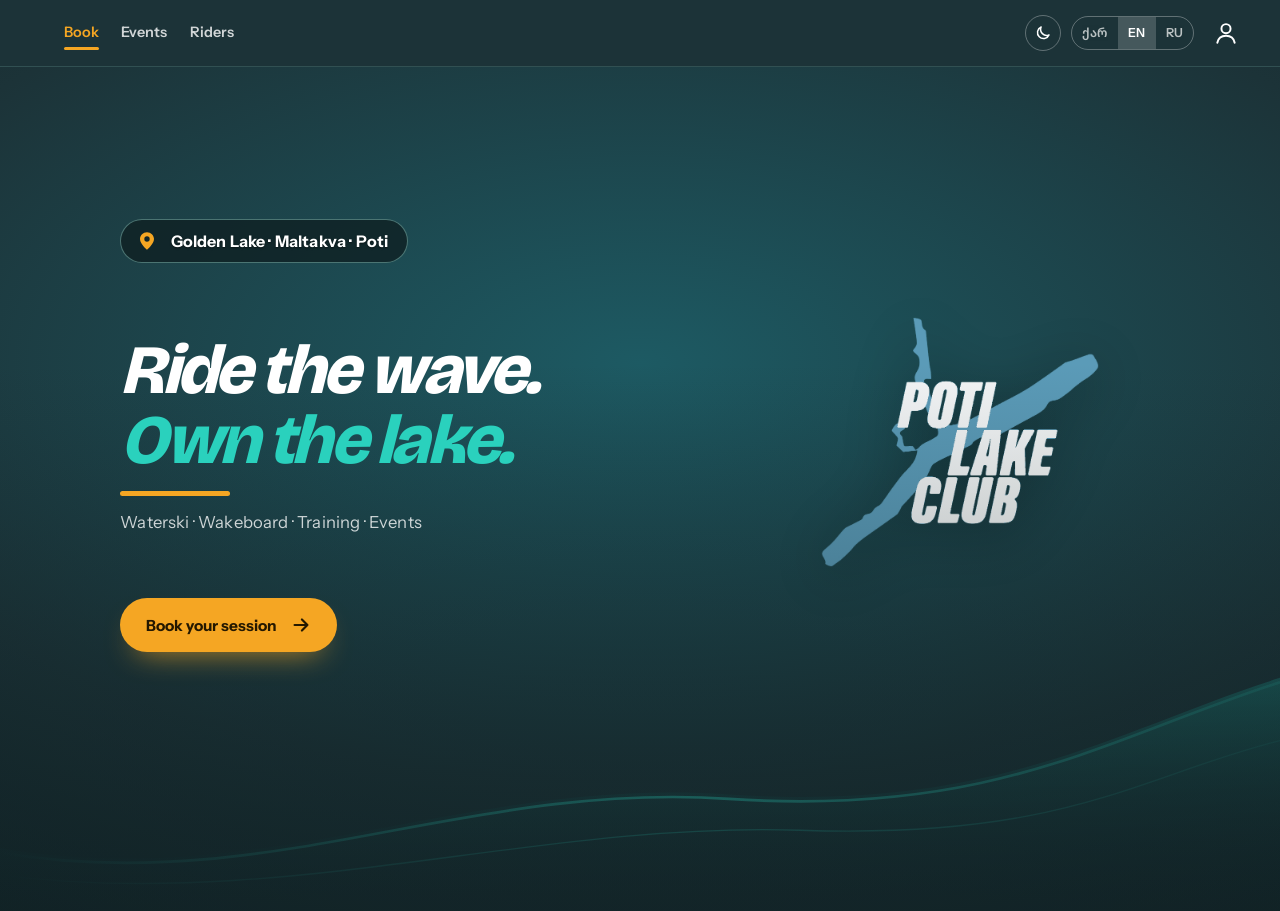
<file: index.html>
<!doctype html>
<html lang="ka">
<head>
  <meta charset="utf-8">
  <meta name="viewport" content="width=device-width, initial-scale=1">
  <title>შენი ტალღა ოქროს ტბაზე — Poti Lake Club</title>
<link rel="canonical" href="https://ratimelia-blip.github.io/poti-waterski/">
<meta property="og:type" content="website">
<meta property="og:site_name" content="Poti Lake Club">
<meta property="og:url" content="https://ratimelia-blip.github.io/poti-waterski/">
<meta property="og:title" content="Poti Lake Club — წყლის თხილამური და ვეიკბორდი ოქროს ტბაზე">
<meta property="og:description" content="Waterski · Wakeboard · Training · Events — Golden Lake, Maltakva, Poti. დაჯავშნე ონლაინ.">
<meta property="og:image" content="https://ratimelia-blip.github.io/poti-waterski/img/app-icon-1024.png">
<meta name="twitter:card" content="summary">
  <meta name="description" content="წყლის თხილამური და ვეიკბორდი ოქროს ტბაზე, მალთაყვა, ფოთი — თავისუფალი საათები, ამინდი და ონლაინ ჯავშანი. Waterski &amp; wakeboard booking on Golden Lake, Poti.">
        <meta name="theme-color" content="#26225b">
  <link rel="icon" type="image/png" href="img/favicon-64.png">
  <link rel="apple-touch-icon" href="img/apple-touch-icon.png">
  <link rel="preconnect" href="https://fonts.googleapis.com">
  <link rel="preconnect" href="https://fonts.gstatic.com" crossorigin>
  <link href="https://fonts.googleapis.com/css2?family=Bricolage+Grotesque:opsz,wght@12..96,500..800&family=Instrument+Sans:wght@400..700&family=Noto+Sans+Display:wght@400;600;700;800&family=Noto+Sans+Georgian:wght@400;600;700;900&display=swap" rel="stylesheet">
  <meta name="color-scheme" content="light dark">
  <script src="theme.js?v=20261126p"></script>
  <link rel="stylesheet" href="styles.css?v=20261126p">
<script>(function(){var o=0;try{o=sessionStorage.getItem("pw.open")||+sessionStorage.getItem("pw.step")>0}catch(e){}if(!o&&!location.hash&&!/[?&]pay=/.test(location.search))document.documentElement.classList.add("gate")})();</script>
<script>document.documentElement.classList.add("boot");setTimeout(function(){document.documentElement.classList.remove("boot")},4000)</script>
<style>html.boot body{visibility:hidden}</style>
</head>
<body>

<header class="top">
  <nav class="top-nav" aria-label="Sections">
    <a href="#bookingForm" data-i18n="navBook"></a>
    <a href="events.html" data-i18n="navEvents"></a>
    <a href="riders.html" data-i18n="navRiders"></a>
  </nav>
  <div class="top-right">
    <div class="lang" role="group" aria-label="Language">
      <button type="button" data-lang="ka">ქარ</button><button type="button" data-lang="en">EN</button><button type="button" data-lang="ru">RU</button>
    </div>
    <div class="account" id="account"></div>
  </div>
</header>

<main class="layout">
  <aside class="visual">
    <img class="hero-bg" src="img/logo-light.png" alt="" fetchpriority="high">
    <svg class="hero-wave" viewBox="0 0 1440 320" preserveAspectRatio="none" aria-hidden="true"><defs><linearGradient id="hw1" x1="0" x2="1"><stop offset="0" stop-color="#2ad1bd" stop-opacity="0"/><stop offset=".55" stop-color="#2ad1bd" stop-opacity=".55"/><stop offset="1" stop-color="#2ad1bd" stop-opacity=".15"/></linearGradient><linearGradient id="hw2" x1="0" x2="0" y1="0" y2="1"><stop offset="0" stop-color="#1aa79a" stop-opacity=".35"/><stop offset="1" stop-color="#0b2a2e" stop-opacity="0"/></linearGradient></defs><path d="M0 250 C 300 300 520 170 820 190 S 1250 120 1440 60 L1440 320 L0 320Z" fill="url(#hw2)"/><path d="M0 255 C 300 305 520 175 820 195 S 1250 125 1440 65" fill="none" stroke="url(#hw1)" stroke-width="3"/><path d="M0 280 C 320 320 600 220 900 230 S 1280 170 1440 130" fill="none" stroke="url(#hw1)" stroke-width="1.5" opacity=".6"/></svg>
    <div class="visual-text">
      <img class="hero-logo" src="img/logo-light.png" alt="Poti Lake Club" width="716" height="647">
      <p class="eyebrow" data-i18n="place"></p>
      <h1><span data-i18n="h1a"></span><br><em data-i18n="h1b"></em></h1>
      <span class="h-bar" aria-hidden="true"></span>
      <p class="hero-sub" data-i18n="heroSub"></p>
      <a class="hero-cta" href="#bookingForm"><span data-i18n="heroCta"></span><svg viewBox="0 0 24 24" width="22" height="22" fill="none" stroke="currentColor" stroke-width="2.4" stroke-linecap="round" stroke-linejoin="round" aria-hidden="true"><path d="M5 12h14M13 6l6 6-6 6"/></svg></a>
      <div class="wx-now" id="wxNow" hidden></div>
    </div>
  </aside>

  <section class="booking" aria-label="Booking">
    <form id="bookingForm" novalidate>
      <section class="offers" id="offers" hidden>
        <h2 data-i18n="offersTitle"></h2>
        <div class="offer-row" id="offerRow"></div>
      </section>
      <fieldset class="step">
        <legend><i>1</i> <span data-i18n="s1"></span></legend>
        <div class="rides" id="rides"></div>
        <div class="equip" id="equipBox" hidden></div>
      </fieldset>

      <fieldset class="step">
        <legend><i>4</i> <span data-i18n="s4"></span> <button type="button" class="help-btn" id="rHelpBtn" aria-label="?" aria-expanded="false" aria-controls="rHelp">?</button></legend>
        <div class="help-pop" id="rHelp" role="tooltip" hidden><b data-i18n="rhTitle"></b><p data-i18n="rhText"></p></div>
        <div class="rgroups" id="rgroups"></div>
        <div class="rg-foot"><button type="button" class="btn-small add-r" id="addRider" data-i18n="addRiders"></button><b id="rTotal" aria-live="polite"></b></div>
        <p class="r-need" id="rNeed" role="alert" data-i18n="errRiders"></p>
      </fieldset>

      <fieldset class="step">
        <legend><i>2</i> <span data-i18n="s2"></span></legend>
        <div class="cal">
          <div class="cal-head">
            <button type="button" class="cal-nav" id="calPrev" aria-label="‹">‹</button>
            <h3 id="calTitle" aria-live="polite"></h3>
            <button type="button" class="cal-nav" id="calNext" aria-label="›">›</button>
          </div>
          <div class="cal-wd" id="calWd"></div>
          <div class="cal-grid" id="calGrid" role="grid"></div>
          <p class="cal-note" id="calNote" hidden></p>
          <ul class="cal-legend">
            <li><i class="lg free"></i><span data-i18n="free"></span></li>
            <li><i class="lg few"></i><span data-i18n="few"></span></li>
            <li><i class="lg full"></i><span data-i18n="full"></span></li>
            <li><i class="lg closed"></i><span data-i18n="closed"></span></li>
          </ul>
        </div>
      </fieldset>

      <fieldset class="step">
        <legend><i>3</i> <span data-i18n="s3q"></span> <small class="day-sub" id="daySub"></small></legend>
        <div class="lake-pick" id="lakePick" hidden><span data-i18n="lakeChoose"></span><div class="lake-opts" id="lakeOpts" role="radiogroup"></div><p class="lake-hint" id="lakeHint" hidden></p></div>
        <div class="legs" id="legs" hidden></div>
        <div class="dur-row"><span><span data-i18n="durLabel"></span> <b id="durLake"></b></span><div class="dur2" id="dur"></div></div>
        <div class="day-wx" id="dayWx" hidden></div>
        <div class="slots" id="slots" role="radiogroup"></div>
        <div class="coach-pick" id="coachPick" hidden>
          <h4 data-i18n="coachTitle"></h4>
          <p class="coach-note" id="coachNote" hidden></p>
          <div class="coaches" id="coaches" role="radiogroup"></div>
        </div>
        <div class="coach-pick" id="boatPick" hidden>
          <h4 data-i18n="boatTitle"></h4>
          <div class="coaches" id="boats" role="radiogroup"></div>
        </div>
      </fieldset>


      <fieldset class="step">
        <legend><i>5</i> <span data-i18n="s5"></span></legend>
        <div class="pay-methods" id="payMethods" role="radiogroup" aria-label="Payment method">
          <label class="pm"><input type="radio" name="paym" value="card" checked><b data-i18n="pmCard"></b><small data-i18n="pmCardSub"></small></label>
          <label class="pm"><input type="radio" name="paym" value="google_pay"><b>Google Pay</b><small data-i18n="pmWallet"></small></label>
          <label class="pm"><input type="radio" name="paym" value="apple_pay"><b>Apple Pay</b><small data-i18n="pmWallet"></small></label>
        </div>
        <p class="pay-secure" id="paySecure"></p>
        <!-- name / e-mail come from the signed-in account; the phone is asked only when the account has none -->
        <input name="name" type="hidden"><input name="email" type="hidden">
        <label id="phoneAsk" hidden><span data-i18n="phoneNeed"></span><input name="phone" type="tel" autocomplete="tel" inputmode="tel" maxlength="30" placeholder="+995 5XX XX XX XX"></label>
        <label><span><span data-i18n="notes"></span> <span class="opt" data-i18n="optional"></span></span><textarea name="notes" rows="2" maxlength="500" data-i18n-ph="notesPh"></textarea></label>
      </fieldset>

      <div class="pass-use" id="passUse" hidden>
        <label class="check"><input type="checkbox" id="usePass"> <span data-i18n="usePass"></span></label>
        <select id="passSel" aria-label="Pass"></select>
      </div>
      <div class="summary" aria-live="polite">
        <div><p id="sumRide"></p><p id="sumWhen" class="muted"></p><span class="sum-offer" id="sumOffer" hidden></span></div>
        <div class="sum-price"><span data-i18n="total"></span><b id="sumTotal"></b></div>
      </div>
      <p class="hold-note" id="holdNote" hidden data-i18n="holdNote"></p>
      <label class="check agree"><input type="checkbox" id="agree"> <span><span data-i18n="agree1"></span> <a href="terms.html" target="_blank" data-i18n="agreeLink"></a></span></label>
      <p class="form-error" id="formError" role="alert"></p>
      <button class="btn" type="submit" id="submitBtn"></button>
      <dialog class="cf-dlg eq-dlg" id="eqDlg" aria-labelledby="eqNoneTitle">
        <button type="button" class="dlg-x" id="eqX" aria-label="Close">✕</button>
        <div class="dlg-ico"><svg viewBox="0 0 64 64" aria-hidden="true"><g transform="rotate(22 22 32)"><rect x="12" y="6" width="8" height="50" rx="4" fill="currentColor"/><rect x="24" y="6" width="8" height="50" rx="4" fill="currentColor"/><rect x="13.5" y="24" width="5" height="6" rx="1.5" fill="#cfeae5"/><rect x="13.5" y="32" width="5" height="5" rx="1.5" fill="#cfeae5"/><rect x="25.5" y="24" width="5" height="6" rx="1.5" fill="#cfeae5"/><rect x="25.5" y="32" width="5" height="5" rx="1.5" fill="#cfeae5"/></g><path d="M31 50c7 5 13 2 15-5l1-5" fill="none" stroke="currentColor" stroke-width="2.6" stroke-linecap="round"/><path d="M47 40l-8-12 19-2z" fill="none" stroke="currentColor" stroke-width="2.6" stroke-linejoin="round"/></svg></div>
        <h3 id="eqNoneTitle" data-i18n="eqNoneTitle"></h3>
        <p data-i18n="eqNoneText"></p>
        <div class="cf-btns"><button type="button" class="btn ghost" id="eqBack" data-i18n="eqNoneBack"></button><button type="button" class="btn" id="eqGo" data-i18n="eqNoneGo"></button></div>
      </dialog>
      <dialog class="cf-dlg eq-dlg" id="coachDlg" aria-labelledby="ncTitle">
        <button type="button" class="dlg-x" id="ncX" aria-label="Close">✕</button>
        <div class="dlg-ico"><svg viewBox="0 0 64 64" aria-hidden="true"><path d="M14 34a14 14 0 1 0 28 0a14 14 0 1 0-28 0z" fill="none" stroke="currentColor" stroke-width="3.2"/><path d="M28 20h26v10H40" fill="none" stroke="currentColor" stroke-width="3.2" stroke-linejoin="round"/><circle cx="28" cy="34" r="5" fill="currentColor"/><path d="M20 20l-6-8" stroke="currentColor" stroke-width="3" stroke-linecap="round"/><path d="M14 12c-3 3-3 6 0 8" fill="none" stroke="currentColor" stroke-width="2.4" stroke-linecap="round"/></svg></div>
        <h3 id="ncTitle" data-i18n="ncTitle"></h3>
        <p data-i18n="ncText"></p>
        <div class="cf-btns"><button type="button" class="btn ghost" id="ncBack" data-i18n="eqNoneBack"></button><button type="button" class="btn" id="ncGo" data-i18n="eqNoneGo"></button></div>
      </dialog>
      <dialog class="cf-dlg" id="confirmDlg" aria-labelledby="cfTitle">
        <h3 id="cfTitle" data-i18n="cfTitle"></h3>
        <p data-i18n="cfLead"></p>
        <p class="cf-sum" id="cfSummary"></p>
        <p class="cf-q" data-i18n="cfQ"></p>
        <p class="muted" data-i18n="cfNote"></p>
        <div class="cf-btns"><button type="button" class="btn ghost" id="cfBack" data-i18n="cfBack"></button><button type="button" class="btn" id="cfGo" data-i18n="cfGo"></button></div>
      </dialog>
      <p class="fine" data-i18n="fine"></p>
    </form>

    <div class="done" id="done" hidden tabindex="-1">
      <div class="tick" aria-hidden="true">✓</div>
      <h2 data-i18n="doneTitle"></h2>
      <p id="doneText"></p>
      <div class="pay-box" id="payBox" hidden>
        <p class="pay-amount" id="payAmount"></p>
        <button class="btn" type="button" id="payBtn" data-i18n="payOnline"></button>
        <p class="fine" id="payNote"></p>
      </div>
      <a class="btn btn-wa" id="doneWa" hidden target="_blank" rel="noopener" data-i18n="doneWa"></a>
      <button class="btn-link" type="button" id="again" data-i18n="again"></button>
    </div>
  </section>
</main>

<section class="mine" id="mine" hidden>
  <div class="mine-inner">
    <h2 data-i18n="myBookings"></h2>
    <div id="mineList"></div>
  </div>
</section>

<section class="passes-sec" id="passesSec" hidden>
  <div class="mine-inner">
    <h2 data-i18n="passesTitle"></h2>
    <p class="muted sec-sub" data-i18n="passesSub"></p>
    <div class="plans" id="plans"></div>
  </div>
</section>

<section class="reviews-sec" id="reviews" hidden>
  <div class="mine-inner">
    <h2 data-i18n="reviewsTitle"></h2>
    <div class="rv-wrap" id="rvWrap"><p class="muted" data-i18n="loading"></p></div>
  </div>
</section>



<section class="weather" id="weather">
  <div class="weather-inner">
    <h2 data-i18n="wxTitle"></h2>
    <div class="wx-days" id="wxDays"><p class="muted" data-i18n="loading"></p></div>
    <p class="fine left" data-i18n="rideNote"></p>
  </div>
</section>

<section class="lakes-sec" id="lakesSec" hidden>
  <div class="mine-inner">
    <h2 data-i18n="lakesTitle"></h2>
    <p class="muted sec-sub" data-i18n="lakesSub"></p>
    <div class="lakes" id="lakes"></div>
  </div>
</section>

<section class="info" id="visit">
  <div class="info-card">
    <h3 data-i18n="where"></h3>
    <p data-i18n="address"></p>
    <iframe title="Golden Lake, Maltakva, Poti" loading="lazy"
      src="https://www.openstreetmap.org/export/embed.html?bbox=41.672%2C42.098%2C41.708%2C42.120&layer=mapnik&marker=42.10874%2C41.68986"></iframe>
    <a href="https://www.google.com/maps/search/?api=1&query=42.10874,41.68986" target="_blank" rel="noopener" data-i18n="openMaps"></a>
  </div>
  <div class="info-card">
    <h3 data-i18n="howTitle"></h3>
    <ul>
      <li><b data-i18n="hw1"></b><span data-i18n="hw1v"></span></li>
      <li><b data-i18n="hw2"></b><span data-i18n="hw2v"></span></li>
      <li><b data-i18n="hw3"></b><span data-i18n="hw3v"></span></li>
      <li><b data-i18n="hw4"></b><span data-i18n="hw4v"></span></li>
      <li><b data-i18n="hw5"></b><span data-i18n="hw5v"></span></li>
    </ul>
    <p class="fine left" data-i18n="howNote"></p>
    <a class="btn-small primary dir" href="https://www.google.com/maps/dir/?api=1&destination=42.10874,41.68986" target="_blank" rel="noopener" data-i18n="dirBtn"></a>
  </div>
  <div class="info-card know-card">
    <h3 data-i18n="know"></h3>
    <ul>
      <li><b data-i18n="k1"></b><span data-i18n="k1v"></span></li>
      <li><b data-i18n="k2"></b><span data-i18n="k2v"></span></li>
      <li><b data-i18n="k3"></b><span data-i18n="k3v"></span></li>
    </ul>
  </div>
  <div class="info-card">
    <h3 data-i18n="contact"></h3>
    <ul id="contactList"></ul>
  </div>
</section>

<footer class="foot">
  <div class="foot-inner">
    <div class="foot-brand">
      <a class="brand" href="index.html" aria-label="Poti Lake Club">
        <img class="logo" src="img/logo-light-360.png" alt="" width="52" height="47"><span>POTI <b>LAKE CLUB</b></span>
      </a>
      <p data-i18n="footTag"></p>
      <p class="foot-champ">🏆 <span data-i18n="champ"></span></p>
    </div>
    <nav class="foot-col" aria-label="Footer">
      <h4 data-i18n="footNav"></h4>
      <a href="#bookingForm" data-i18n="navBook"></a>
      <a href="#reviews" data-i18n="navReviews"></a>
      <a href="events.html" data-i18n="navEvents"></a>
      <a href="riders.html" data-i18n="navRiders"></a>
      <a href="#visit" data-i18n="navVisit"></a>
    </nav>
    <div class="foot-col">
      <h4 data-i18n="footContact"></h4>
      <div id="footContact"></div>
    </div>
  </div>
  <div class="foot-bottom">
    <p>© <span id="yr"></span> Poti Lake Club · Golden Lake, Maltakva, Poti</p>
    <p class="foot-links"><a href="terms.html" data-i18n="termsLink"></a> · <a href="terms.html#privacy" data-i18n="privacyLink"></a></p>
    <p class="credits">Photo: KaLisa Veer (Unsplash) · Weather: <a href="https://open-meteo.com" target="_blank" rel="noopener">Open-Meteo</a></p>
  </div>
</footer>

<a class="fab" id="fab" target="_blank" rel="noopener" hidden>
  <svg viewBox="0 0 24 24" aria-hidden="true"><path fill="currentColor" d="M12 2a10 10 0 0 0-8.6 15.1L2 22l5-1.3A10 10 0 1 0 12 2Zm0 18.2a8.2 8.2 0 0 1-4.2-1.1l-.3-.2-3 .8.8-2.9-.2-.3A8.2 8.2 0 1 1 12 20.2Zm4.5-6.1c-.2-.1-1.5-.7-1.7-.8s-.4-.1-.6.1-.7.8-.8 1-.3.2-.5.1a6.7 6.7 0 0 1-3.3-2.9c-.3-.4.2-.4.7-1.3.1-.2 0-.3 0-.4l-.8-1.8c-.2-.5-.4-.4-.6-.4h-.5a1 1 0 0 0-.7.3 3 3 0 0 0-.9 2.2 5.2 5.2 0 0 0 1.1 2.7 11.8 11.8 0 0 0 4.5 4c1.7.7 2.3.8 3.2.6a2.7 2.7 0 0 0 1.8-1.2 2.2 2.2 0 0 0 .1-1.3c0-.1-.2-.2-.4-.3Z"/></svg>
  <span id="fabTxt"></span>
</a>

<!-- sign in / sign up -->
<dialog class="modal" id="authModal" aria-labelledby="authTitle">
  <form method="dialog" class="modal-x"><button aria-label="Close" data-i18n-aria="close">×</button></form>
  <div class="tabs" role="tablist">
    <button type="button" role="tab" data-tab="in" data-i18n="signIn"></button>
    <button type="button" role="tab" data-tab="up" data-i18n="signUp"></button>
  </div>
  <p class="modal-intro" id="authIntro" data-i18n="authIntro"></p>
  <form id="authForm" novalidate>
    <h2 class="sr" id="authTitle"></h2>
    <div class="up-only">
      <label><span data-i18n="username"></span><input name="username" autocomplete="username" maxlength="20" pattern="[a-z0-9_]{3,20}" autocapitalize="none" spellcheck="false"><small class="hint" data-i18n="usernameHint"></small></label>
      <label><span data-i18n="fullName"></span><input name="full_name" autocomplete="name" maxlength="80"></label>
      <label><span data-i18n="birthDate"></span><input name="birth_date" type="date" min="1900-01-01" autocomplete="bday"></label>
      <label><span data-i18n="phone"></span><input name="phone" type="tel" autocomplete="tel" maxlength="30" placeholder="+995 5XX XX XX XX"></label>
    </div>
    <label><span data-i18n="email"></span><input name="email" type="email" autocomplete="email" required></label>
    <label><span data-i18n="password"></span><input name="password" type="password" minlength="8" required><small class="hint up-only" data-i18n="pwHint"></small></label>
    <p class="form-error" id="authError" role="alert"></p>
    <p class="form-ok" id="authOk" role="status"></p>
    <p class="priv-note up-only" data-i18n="privNote"></p>
    <button class="btn" type="submit" id="authBtn"></button>
    <p class="switch"><span id="switchQ"></span> <button type="button" class="btn-link inline" id="switchBtn"></button></p>
  </form>
</dialog>

<dialog class="modal gal-modal" id="galModal" aria-label="Photos">
  <form method="dialog" class="modal-x"><button aria-label="Close" data-i18n-aria="close">×</button></form>
  <figure class="gal-fig">
    <button type="button" class="gal-nav prev" id="galPrev" aria-label="‹">‹</button>
    <img id="galImg" alt="">
    <button type="button" class="gal-nav next" id="galNext" aria-label="›">›</button>
    <figcaption id="galCap"></figcaption>
  </figure>
  <div class="gal-thumbs" id="galThumbs"></div>
</dialog>

<dialog class="modal" id="reviewModal" aria-labelledby="rvTitle">
  <form method="dialog" class="modal-x"><button aria-label="Close" data-i18n-aria="close">×</button></form>
  <h2 id="rvTitle" data-i18n="reviewTitle"></h2>
  <p class="muted" id="rvFor"></p>
  <form id="reviewForm" novalidate>
    <div class="star-pick" role="radiogroup" aria-labelledby="rvTitle">
      <input type="radio" name="rating" id="st5" value="5"><label for="st5" title="5">★</label>
      <input type="radio" name="rating" id="st4" value="4"><label for="st4" title="4">★</label>
      <input type="radio" name="rating" id="st3" value="3"><label for="st3" title="3">★</label>
      <input type="radio" name="rating" id="st2" value="2"><label for="st2" title="2">★</label>
      <input type="radio" name="rating" id="st1" value="1"><label for="st1" title="1">★</label>
    </div>
    <textarea name="text" rows="4" maxlength="800" data-i18n-ph="reviewPh"></textarea>
    <p class="form-error" id="rvError" role="alert"></p>
    <button class="btn" type="submit" data-i18n="send"></button>
  </form>
</dialog>
<div class="toast" id="toast" role="status" hidden></div>

<script src="config.js?v=20261126p"></script>
<script src="demo.js?v=20261126p" defer></script>
<script src="i18n.js?v=20261126p"></script>
<script src="community-i18n.js?v=20261126p"></script>
<script src="lib.js?v=20261126p"></script>
<script src="auth-ui.js?v=20261126p"></script>
<script src="app.js?v=20261126p"></script>
<script src="wizard.js?v=20261126p"></script>
</body>
</html>
</file>
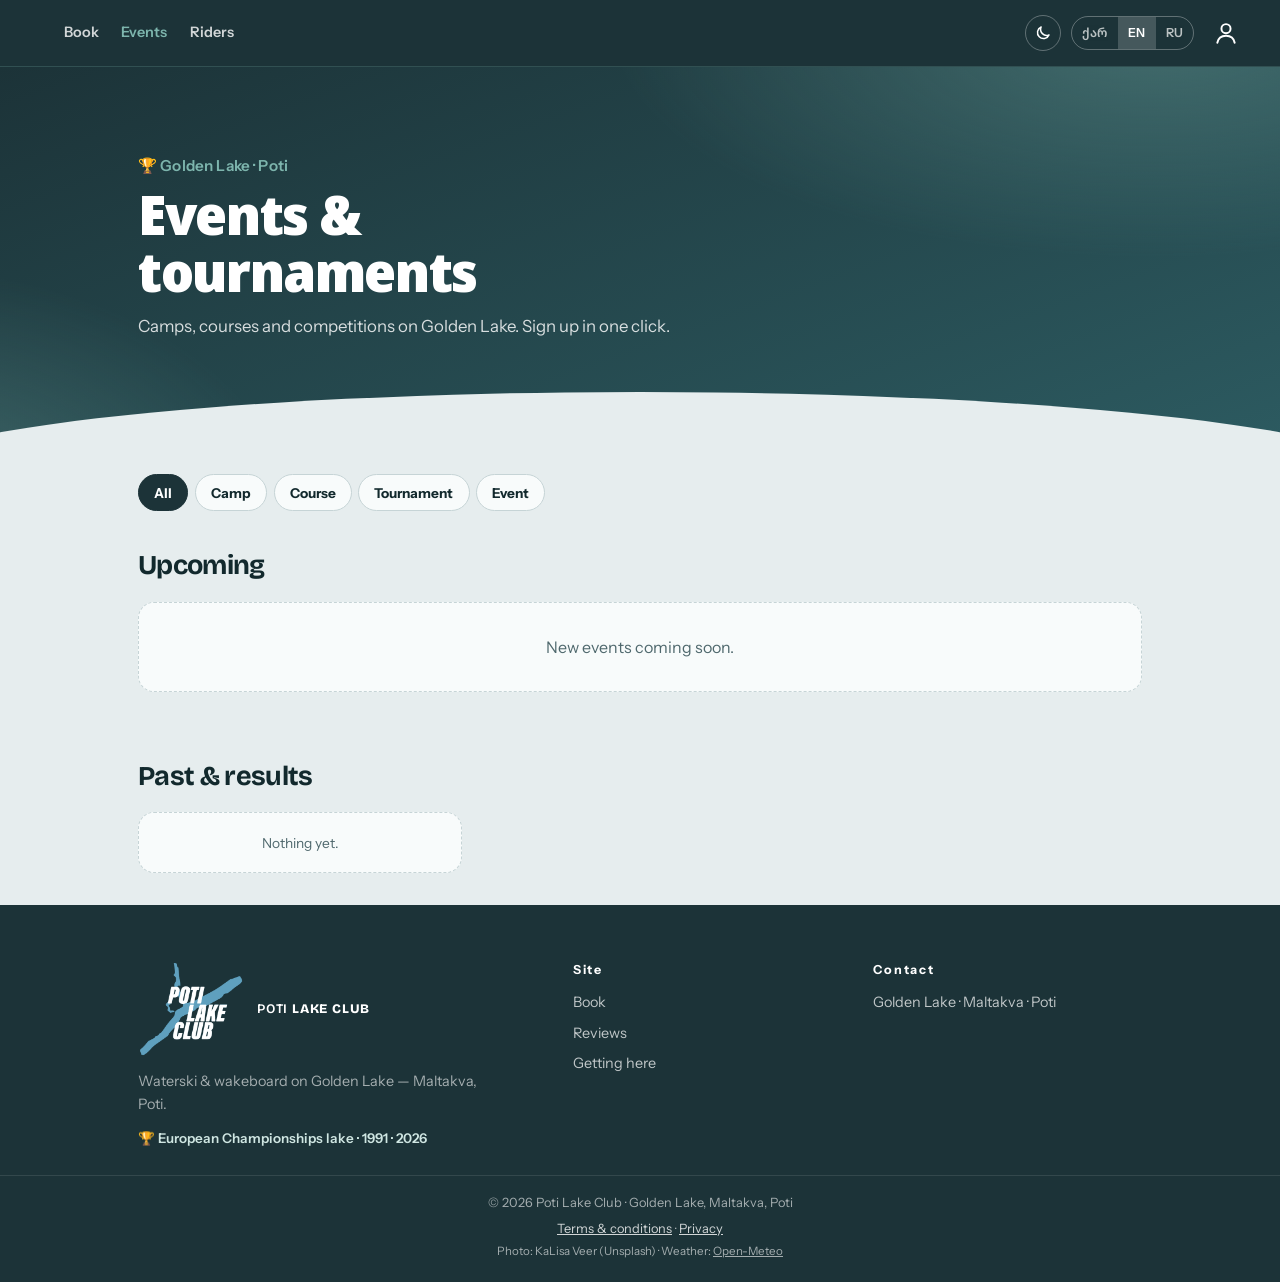
<file: events.html>
<!doctype html>
<html lang="ka">
<head>
  <meta charset="utf-8">
  <meta name="viewport" content="width=device-width, initial-scale=1">
  <title>ღონისძიებები და ტურნირები — Poti Lake Club</title>
<link rel="canonical" href="https://ratimelia-blip.github.io/poti-waterski/events.html">
<meta property="og:type" content="website">
<meta property="og:site_name" content="Poti Lake Club">
<meta property="og:url" content="https://ratimelia-blip.github.io/poti-waterski/events.html">
<meta property="og:title" content="ღონისძიებები და ტურნირები — Poti Lake Club">
<meta property="og:description" content="Camps, courses and waterski tournaments on Golden Lake, Poti.">
<meta property="og:image" content="https://ratimelia-blip.github.io/poti-waterski/img/app-icon-1024.png">
<meta name="twitter:card" content="summary">
  <meta name="description" content="ბანაკები, კურსები და წყლის თხილამურის ტურნირები ოქროს ტბაზე, ფოთი. Camps, courses and waterski tournaments on Golden Lake, Poti.">
  <meta name="theme-color" content="#26225b">
  <link rel="icon" type="image/png" href="img/favicon-64.png">
  <link rel="apple-touch-icon" href="img/apple-touch-icon.png">
  <link rel="preconnect" href="https://fonts.googleapis.com">
  <link rel="preconnect" href="https://fonts.gstatic.com" crossorigin>
  <link href="https://fonts.googleapis.com/css2?family=Bricolage+Grotesque:opsz,wght@12..96,500..800&family=Instrument+Sans:wght@400..700&family=Noto+Sans+Display:wght@400;600;700;800&family=Noto+Sans+Georgian:wght@400;600;700;900&display=swap" rel="stylesheet">
  <meta name="color-scheme" content="light dark">
  <script src="theme.js?v=20261126p"></script>
  <link rel="stylesheet" href="styles.css?v=20261126p">
  <link rel="stylesheet" href="community.css?v=20261126p">
<script>document.documentElement.classList.add("boot");setTimeout(function(){document.documentElement.classList.remove("boot")},3000)</script>
<style>html.boot body{visibility:hidden}</style>
</head>
<body class="cm-page">

<header class="top">
  <nav class="top-nav" aria-label="Sections">
    <a href="index.html#bookingForm" data-i18n="navBook"></a>
    <a href="events.html" data-i18n="navEvents" aria-current="page"></a>
    <a href="riders.html" data-i18n="navRiders"></a>
  </nav>
  <div class="top-right">
    <div class="lang" role="group" aria-label="Language">
      <button type="button" data-lang="ka">ქარ</button><button type="button" data-lang="en">EN</button><button type="button" data-lang="ru">RU</button>
    </div>
    <div class="account" id="account"></div>
  </div>
</header>

<main class="cm">
  <section class="cm-hero events-hero">
    <div class="cm-hero-in">
      <div>
        <p class="eyebrow">🏆 Golden Lake · Poti</p>
        <h1 data-i18n="eTitle"></h1>
        <p class="cm-lead" data-i18n="eSub"></p>
      </div>
    </div>
  </section>

  <section class="cm-sec" id="mineSec" hidden>
    <h2 class="cm-h" id="mine" data-i18n="eMine"></h2>
    <div class="my-ev" id="myEvents"></div>
  </section>

  <section class="cm-sec">
    <div class="cm-tools"><div class="chips" id="kChips" role="group"></div></div>
    <h2 class="cm-h" data-i18n="eUpcoming"></h2>
    <div class="ev-list" id="evUpcoming" aria-live="polite"></div>
  </section>

  <section class="cm-sec">
    <h2 class="cm-h" data-i18n="ePast"></h2>
    <div class="ev-list past" id="evPast"></div>
  </section>
</main>

<dialog class="modal" id="signModal" aria-labelledby="sgTitle">
  <form method="dialog" class="modal-x"><button aria-label="Close" data-i18n-aria="close">×</button></form>
  <h2 id="sgTitle" data-i18n="eSignTitle"></h2>
  <p class="muted" id="sgFor"></p>
  <form id="signForm" novalidate>
    <label><span data-i18n="fullName"></span><input name="name" autocomplete="name" maxlength="80" required></label>
    <label><span data-i18n="phone"></span><input name="phone" type="tel" autocomplete="tel" maxlength="30" required placeholder="+995 5XX XX XX XX"></label>
    <label><span data-i18n="yourLevel"></span><select name="level" id="sgLevel"></select></label>
    <label><span data-i18n="notesOpt"></span><textarea name="notes" rows="2" maxlength="500"></textarea></label>
    <p class="hint" data-i18n="ePayNote"></p>
    <label class="check agree"><input type="checkbox" name="agree" required> <span><span data-i18n="agree1"></span> <a href="terms.html" target="_blank" data-i18n="agreeLink"></a></span></label>
    <p class="form-error" id="sgError" role="alert"></p>
    <button class="btn" type="submit" data-i18n="eSignBtn"></button>
  </form>
</dialog>

<footer class="foot">
  <div class="foot-inner">
    <div class="foot-brand">
      <a class="brand" href="index.html" aria-label="Poti Lake Club">
        <img class="logo" src="img/logo-light-360.png" alt="" width="52" height="47"><span>POTI <b>LAKE CLUB</b></span>
      </a>
      <p data-i18n="footTag"></p>
      <p class="foot-champ">🏆 <span data-i18n="champ"></span></p>
    </div>
    <nav class="foot-col" aria-label="Footer">
      <h4 data-i18n="footNav"></h4>
      <a href="index.html#bookingForm" data-i18n="navBook"></a>
      <a href="index.html#reviews" data-i18n="navReviews"></a>
      <a href="index.html#visit" data-i18n="navVisit"></a>
    </nav>
    <div class="foot-col">
      <h4 data-i18n="footContact"></h4>
      <div id="footContact"><span>Golden Lake · Maltakva · Poti</span></div>
    </div>
  </div>
  <div class="foot-bottom">
    <p>© <span id="yr"></span> Poti Lake Club · Golden Lake, Maltakva, Poti</p>
    <p class="foot-links"><a href="terms.html" data-i18n="termsLink"></a> · <a href="terms.html#privacy" data-i18n="privacyLink"></a></p>
    <p class="credits">Photo: KaLisa Veer (Unsplash) · Weather: <a href="https://open-meteo.com" target="_blank" rel="noopener">Open-Meteo</a></p>
  </div>
</footer>

<dialog class="modal" id="authModal" aria-labelledby="authTitle">
  <form method="dialog" class="modal-x"><button aria-label="Close" data-i18n-aria="close">×</button></form>
  <div class="tabs" role="tablist">
    <button type="button" role="tab" data-tab="in" data-i18n="signIn"></button>
    <button type="button" role="tab" data-tab="up" data-i18n="signUp"></button>
  </div>
  <p class="modal-intro" id="authIntro" data-i18n="authIntro"></p>
  <form id="authForm" novalidate>
    <h2 class="sr" id="authTitle"></h2>
    <div class="up-only">
      <label><span data-i18n="username"></span><input name="username" autocomplete="username" maxlength="20" pattern="[a-z0-9_]{3,20}" autocapitalize="none" spellcheck="false"><small class="hint" data-i18n="usernameHint"></small></label>
      <label><span data-i18n="fullName"></span><input name="full_name" autocomplete="name" maxlength="80"></label>
      <label><span data-i18n="birthDate"></span><input name="birth_date" type="date" min="1900-01-01" autocomplete="bday"></label>
      <label><span data-i18n="phone"></span><input name="phone" type="tel" autocomplete="tel" maxlength="30" placeholder="+995 5XX XX XX XX"></label>
    </div>
    <label><span data-i18n="email"></span><input name="email" type="email" autocomplete="email" required></label>
    <label><span data-i18n="password"></span><input name="password" type="password" minlength="8" required><small class="hint up-only" data-i18n="pwHint"></small></label>
    <p class="form-error" id="authError" role="alert"></p>
    <p class="form-ok" id="authOk" role="status"></p>
    <p class="priv-note up-only" data-i18n="privNote"></p>
    <button class="btn" type="submit" id="authBtn"></button>
    <p class="switch"><span id="switchQ"></span> <button type="button" class="btn-link inline" id="switchBtn"></button></p>
  </form>
</dialog>

<div class="toast" id="toast" role="status" hidden></div>

<script src="config.js?v=20261126p"></script>
<script src="demo.js?v=20261126p" defer></script>
<script src="i18n.js?v=20261126p"></script>
<script src="community-i18n.js?v=20261126p"></script>
<script src="lib.js?v=20261126p"></script>
<script src="auth-ui.js?v=20261126p"></script>
<script src="community.js?v=20261126p"></script>
<script src="events.js?v=20261126p"></script>
<script>document.addEventListener("DOMContentLoaded",function(){requestAnimationFrame(function(){document.documentElement.classList.remove("boot")})})</script>
</body>
</html>
</file>
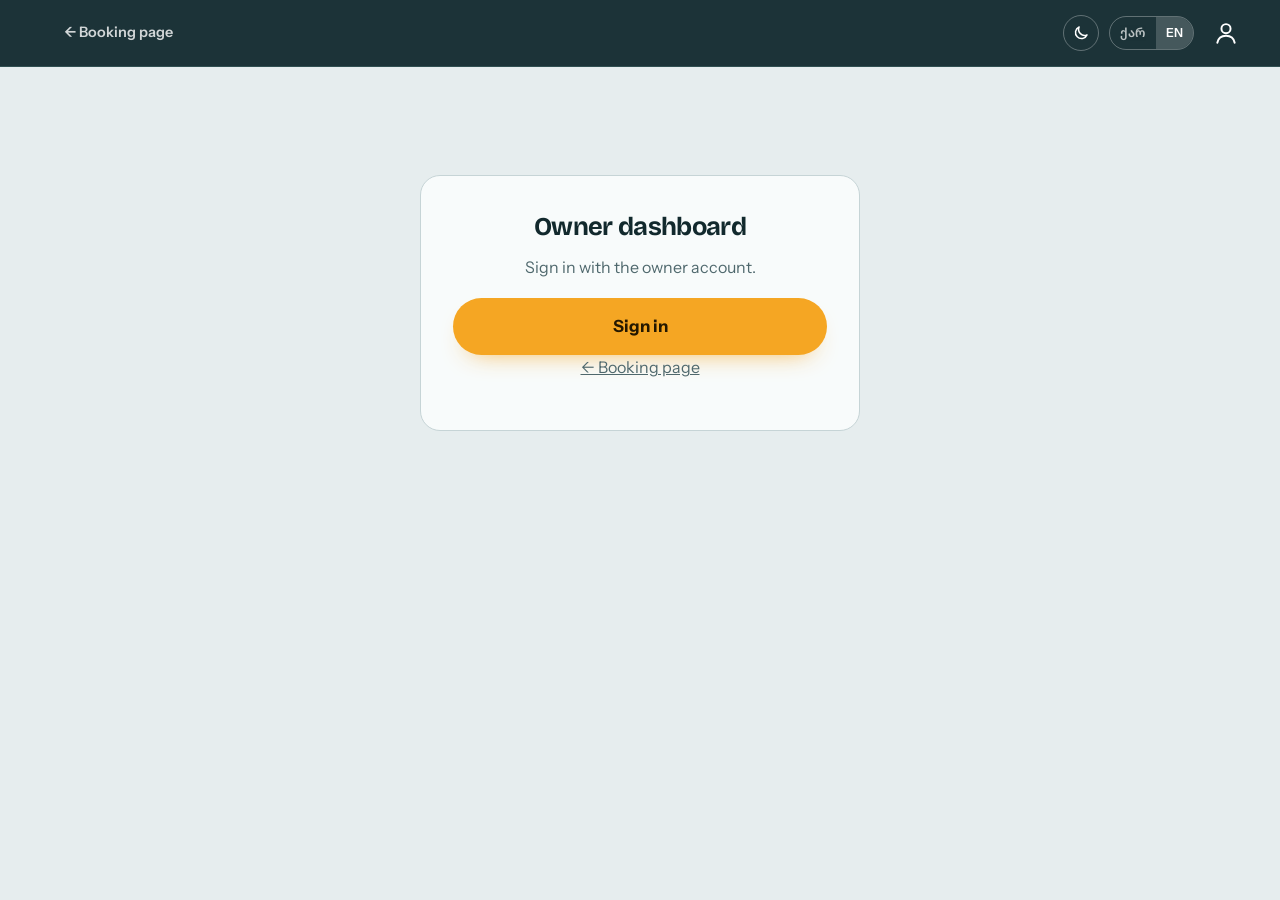
<file: owner.html>
<!doctype html>
<html lang="ka">
<head>
  <meta charset="utf-8">
  <meta name="viewport" content="width=device-width, initial-scale=1">
  <meta name="robots" content="noindex, nofollow">
  <title>Owner — Poti Lake Club</title>
  <meta name="theme-color" content="#26225b">
  <link rel="icon" type="image/png" href="img/favicon-64.png">
  <link rel="apple-touch-icon" href="img/apple-touch-icon.png">
  <link rel="preconnect" href="https://fonts.googleapis.com">
  <link rel="preconnect" href="https://fonts.gstatic.com" crossorigin>
  <link href="https://fonts.googleapis.com/css2?family=Bricolage+Grotesque:opsz,wght@12..96,500..800&family=Instrument+Sans:wght@400..700&family=Noto+Sans+Display:wght@400;600;700;800&family=Noto+Sans+Georgian:wght@400;600;700;900&display=swap" rel="stylesheet">
  <meta name="color-scheme" content="light dark">
  <script src="theme.js?v=20261126p"></script>
  <link rel="stylesheet" href="styles.css?v=20261126p">
  <link rel="stylesheet" href="community.css?v=20261126p">
<script>document.documentElement.classList.add("boot");setTimeout(function(){document.documentElement.classList.remove("boot")},3000)</script>
<style>html.boot body{visibility:hidden}</style>
</head>
<body class="owner">

<header class="top">
  <nav class="top-nav" aria-label="Sections"><a href="index.html" data-i18n="oBack"></a></nav>
  <div class="top-right">
    <div class="lang" role="group" aria-label="Language">
      <button type="button" data-lang="ka">ქარ</button><button type="button" data-lang="en">EN</button>
    </div>
    <div class="account" id="account"></div>
  </div>
</header>

<div class="o-gate" id="gate" hidden>
  <h1 data-i18n="oTitle"></h1>
  <p id="gateMsg"></p>
  <button class="btn" type="button" id="gateBtn" data-i18n="signIn"></button>
  <p><a class="btn-link" href="index.html" data-i18n="oBack"></a></p>
</div>

<main class="owner-main" id="dash" hidden>
  <div class="o-head">
    <div><h1 data-i18n="oTitle"></h1><p id="updated"></p></div>
    <div class="o-actions">
      <button class="btn-small primary" type="button" id="addBooking" data-i18n="addBooking"></button>
      <button class="btn-small" type="button" id="refresh" data-i18n="refresh"></button>
      <button class="btn-small" type="button" id="csv" data-i18n="csv"></button>
    </div>
  </div>

  <nav class="o-tabs" role="tablist" aria-label="Sections">
    <button type="button" role="tab" data-view="bookings" id="tab-inbox"><span data-i18n="tabBookings"></span><span class="count" id="cntInbox"></span></button>
    <button type="button" role="tab" data-view="pricing" data-i18n="tabPricing"></button>
    <button type="button" role="tab" data-view="team" data-i18n="tabTeam"></button>
    <button type="button" role="tab" data-view="tariffs"><span data-i18n="tabTariffs"></span><span class="count" id="cntPasses"></span></button>
    <button type="button" role="tab" data-view="community"><span data-i18n="tabCommunity"></span><span class="count" id="cntEvents"></span></button>
    <button type="button" role="tab" data-view="staff" data-i18n="tabStaff"></button>
    <button type="button" role="tab" data-view="dash" data-i18n="tabStats"></button>
  </nav>
  <p class="form-error" id="tblError" role="alert"></p>

  <!-- INCOMING -->
  <section class="view" data-view="inbox" data-group="bookings" role="tabpanel">
    <p class="muted view-hint" data-i18n="inboxHint"></p>
    <div class="inbox" id="inbox"></div>
  </section>
  <!-- ALL BOOKINGS -->
  <section class="view" data-view="all" data-group="bookings" role="tabpanel" hidden>
    <h2 class="sub-h" data-i18n="tabAll"></h2>
    <div class="panel">
      <div class="filters">
        <div class="seg" id="fStatus">
          <button type="button" data-v="new" data-i18n="fNew"></button>
          <button type="button" data-v="confirmed" data-i18n="fConfirmed"></button>
          <button type="button" data-v="rejected" data-i18n="fRejected"></button>
          <button type="button" data-v="cancelled" data-i18n="fCancelled"></button>
          <button type="button" data-v="all" data-i18n="fAll"></button>
        </div>
        <div class="seg" id="fDate">
          <button type="button" data-v="upcoming" data-i18n="fUpcoming"></button>
          <button type="button" data-v="past" data-i18n="fPast"></button>
          <button type="button" data-v="any" data-i18n="fAnyDate"></button>
        </div>
        <input type="search" id="q" data-i18n-ph="search" aria-label="Search">
      </div>
      <div class="tbl-wrap">
        <table id="bkTable">
          <thead><tr>
            <th data-i18n="thWhen"></th><th data-i18n="thRide"></th><th data-i18n="thWho"></th><th data-i18n="thRiders"></th>
            <th data-i18n="thLevel"></th><th data-i18n="thPay"></th><th data-i18n="thNotes"></th><th data-i18n="thStatus"></th><th></th>
          </tr></thead>
          <tbody id="rows"></tbody>
        </table>
      </div>
    </div>
    <h2 class="sub-h" id="recentH" data-i18n="recent" hidden></h2>
    <ul class="recent" id="recent"></ul>
  </section>
  <!-- DASHBOARD -->
  <section class="view" data-view="dash" data-group="dash" role="tabpanel" hidden>
    <div class="st-head">
      <h2 class="sub-h" data-i18n="tabStats"></h2>
      <div class="mo-switch" role="group" aria-label="month"><button type="button" class="pm-nav" data-ststep="-1" aria-label="previous month"></button><b class="pm-cur" id="stMonth"></b><button type="button" class="pm-nav next" data-ststep="1" aria-label="next month"></button></div>
    </div>
    <div class="kpis st-kpis" id="kpis" aria-label="Key numbers"></div>
    <div class="panels st-row">
      <div class="panel"><h2 data-i18n="cRevenue"></h2><p class="st-sub muted" data-i18n="cRevenueSub"></p><div class="chart" id="revChart"></div></div>
      <div class="panel"><h2 data-i18n="cNext14"></h2><p class="st-sub muted" data-i18n="cNext14Sub"></p><div class="chart" id="perDay"></div></div>
    </div>
    <div class="panel st-svc"><h2 data-i18n="cBySvc"></h2><div id="bySvc"></div></div>
    <div class="panel mt"><h2 data-i18n="payTitle"></h2>
      <div class="pay-head"><div class="seg" id="payMonth" role="group"></div></div>
      <p class="muted view-hint" data-i18n="payHint"></p>
      <div id="payroll"></div></div>
  </section>
  <!-- PRICES & PASS PLANS -->
  <section class="view" data-view="prices" data-group="pricing" role="tabpanel" hidden>
    <div class="panel">
      <div class="panel-head"><h2 data-i18n="prTitle"></h2><button type="button" class="btn-small primary" id="goNewSvc" data-i18n="svNewBtn" aria-expanded="false" aria-controls="svcForm"></button></div>
      <form class="svc-new drop" id="svcForm" novalidate hidden>
        <h3 data-i18n="svNew"></h3>
        <div class="svc-grid">
          <label><span data-i18n="svNameKa"></span><input name="name_ka" maxlength="60" required data-i18n-ph="svNamePh"></label>
          <label><span data-i18n="svPrice"></span><input name="price" type="number" min="0" step="0.5" inputmode="decimal" placeholder="—"></label>
          <label><span>Name (EN)</span><input name="name_en" maxlength="60"></label>
          <label><span>Название (RU)</span><input name="name_ru" maxlength="60"></label>
          <label class="wide"><span data-i18n="svInfoKa"></span><input name="info_ka" maxlength="140" data-i18n-ph="svInfoPh"></label>
          <label><span data-i18n="svTagKa"></span><input name="tag_ka" maxlength="30" data-i18n-ph="svTagPh"></label>
        </div>
        <div class="svc-gear"><div class="sg-head"><b data-i18n="sgTitle"></b><button type="button" class="btn-small" id="svcGearAdd" data-i18n="sgAdd"></button></div><div id="svcGearRows"></div></div>
        <p class="form-error" id="svcError" role="alert"></p>
        <button class="btn-small primary big" type="submit" data-i18n="svAdd"></button>
      </form>
      <p class="muted view-hint" data-i18n="prHint"></p>
      <div class="price-rows" id="priceRows"></div>
      <p class="form-error" id="priceError" role="alert"></p>
    </div>
  </section>
  <!-- OFFERS -->
  <section class="view" data-view="plans" data-group="tariffs" role="tabpanel" hidden>
    <h2 class="sub-h grp-h" data-i18n="plTitle"></h2>
    <div class="offers-layout">
      <form class="panel offer-form" id="planForm" novalidate>
        <h2 id="planFormTitle" data-i18n="plNew"></h2>
        <label><span data-i18n="plName"></span><input name="name" maxlength="80" required data-i18n-ph="plNamePh"></label>
        <div class="row">
          <label><span data-i18n="plHours"></span><input name="hours" type="number" min="1" max="200" inputmode="numeric" placeholder="10"></label>
          <label><span data-i18n="plPrice"></span><input name="price" type="number" min="0" step="0.01" inputmode="decimal" placeholder="600"></label>
        </div>
        <div class="row">
          <label><span data-i18n="plDays"></span><input name="valid_days" type="number" min="1" max="730" inputmode="numeric" placeholder="90"></label>
          <label><span data-i18n="fRide"></span><select name="ride" id="planRide"></select></label>
        </div>
        <label><span data-i18n="fDesc"></span><textarea name="description" rows="2" maxlength="400"></textarea></label>
        <label class="check"><input type="checkbox" name="active" checked> <span data-i18n="fActive"></span></label>
        <p class="form-error" id="planError" role="alert"></p>
        <div class="form-actions"><button class="btn" type="submit" data-i18n="save"></button><button class="btn-link" type="button" id="planCancel" data-i18n="cancelEdit" hidden></button></div>
      </form>
      <div class="offer-list" id="planList"></div>
    </div>
  </section>
  <section class="view" data-view="offers" data-group="tariffs" role="tabpanel" hidden>
    <h2 class="sub-h grp-h" data-i18n="tabOffers"></h2>
    <div class="offers-layout">
      <form class="panel offer-form" id="offerForm" novalidate>
        <h2 id="offerFormTitle" data-i18n="oNew"></h2>
        <label><span data-i18n="fTitle"></span><input name="title" maxlength="80" required data-i18n-ph="fTitlePh"></label>
        <label><span data-i18n="fDesc"></span><textarea name="description" rows="3" maxlength="400" data-i18n-ph="fDescPh"></textarea></label>
        <div class="row">
          <label><span data-i18n="fDisc"></span><input name="discount_percent" type="number" min="1" max="90" inputmode="numeric" placeholder="20"></label>
          <label><span data-i18n="fRide"></span><select name="ride" id="offerRide"></select></label>
        </div>
        <div class="row">
          <label><span data-i18n="fFrom"></span><input name="valid_from" type="date"></label>
          <label><span data-i18n="fTo"></span><input name="valid_to" type="date"></label>
        </div>
        <label class="check"><input type="checkbox" name="active" checked> <span data-i18n="fActive"></span></label>
        <p class="form-error" id="offerError" role="alert"></p>
        <div class="form-actions">
          <button class="btn" type="submit" data-i18n="save"></button>
          <button class="btn-link" type="button" id="offerCancel" data-i18n="cancelEdit" hidden></button>
        </div>
      </form>
      <div class="offer-list" id="offerList"></div>
    </div>
  </section>
  <!-- PASSES -->
  <section class="view" data-view="passes" data-group="tariffs" role="tabpanel" hidden>
    <h2 class="sub-h grp-h" data-i18n="tabPasses"></h2>
    <h2 class="sub-h first" data-i18n="psRequests"></h2>
    <div class="ps-list" id="psPending"></div>
    <h2 class="sub-h" data-i18n="psActive"></h2>
    <div class="ps-list" id="psActive"></div>
    <h2 class="sub-h" data-i18n="psDone"></h2>
    <div class="ps-list" id="psDone"></div>
  </section>
  <!-- BOATS & COACHES -->
  <section class="view acc-view" data-view="fleet" data-group="team" role="tabpanel" hidden>
    <div class="panel fixed-open" id="lakesPanel">
      <h2 class="fo-title"><i class="acc-ico ic-lakes" aria-hidden="true"></i><span data-i18n="tabLakes"></span></h2>
      <p class="muted view-hint" data-i18n="lkHint"></p>
      <div class="lake-admin" id="lakeAdmin"></div>
      <button type="button" class="dayoff-toggle" id="dayoffBtn" aria-expanded="false" aria-controls="dayoffBox"><span class="dt-ic" aria-hidden="true">📅</span><b data-i18n="scTitle"></b><i class="fh-chev" aria-hidden="true"></i></button>
      <div class="dayoff" id="dayoffBox" hidden>
      <form class="offer-form dayoff-form" id="closeForm" novalidate>
        <p class="muted view-hint" data-i18n="scHint"></p>
        <div class="row">
          <label><span data-i18n="scDate"></span><input name="date" type="date" required></label>
          <label><span><span data-i18n="scDateTo"></span> <span class="opt" data-i18n="optional"></span></span><input name="date_to" type="date"></label>
        </div>
        <label><span data-i18n="scWhat"></span><select name="time" id="closeTime"></select></label>
        <label><span data-i18n="scReason"></span><input name="reason" maxlength="120" data-i18n-ph="scReasonPh"></label>
        <div class="quick" id="closeQuick"></div>
        <p class="form-error" id="closeError" role="alert"></p>
        <button class="btn" type="submit" data-i18n="scClose"></button>
      </form>
        <h3 class="sub-h" data-i18n="scList"></h3>
        <div class="ps-list" id="closeList"></div>
      </div>
    </div>
    <div class="panel fixed-open" id="coachesPanel">
      <div class="panel-head"><h2 class="fo-title"><i class="acc-ico ic-coaches" aria-hidden="true"></i><span data-i18n="accCoaches"></span></h2>
        <button type="button" class="btn-small primary" id="coachNewBtn" aria-expanded="false" aria-controls="coachForm" data-i18n="coNewBtn"></button></div>
    <form class="offer-form coach-drop" id="coachForm" novalidate hidden>
        <h2 id="coachFormTitle" data-i18n="coNew"></h2>
        <label><span data-i18n="coName"></span><input name="name" maxlength="60" required></label>
        <label><span data-i18n="coBio"></span><input name="bio" maxlength="300" data-i18n-ph="coBioPh"></label>
        <label><span data-i18n="coLake"></span><select name="lake_id" id="coachLake"></select></label>
        <div class="co-photo"><img id="coachPhotoPrev" alt="" hidden><label class="btn-small co-up"><input type="file" accept="image/*" id="coachPhotoFile" hidden><span data-i18n="coPhotoUp"></span></label><button type="button" class="btn-link" id="coachPhotoDel" data-i18n="coPhotoDel" hidden></button><input name="photo_url" type="hidden"></div>
        <label><span data-i18n="coFee"></span><input name="price" type="number" min="0" step="0.5" inputmode="decimal" placeholder="0"></label>
        <fieldset class="ride-checks"><legend class="plain" data-i18n="coRides"></legend><div id="coachRides"></div></fieldset>
        <label class="check"><input type="checkbox" name="active" checked> <span data-i18n="fActive"></span></label>
        <p class="form-error" id="coachError" role="alert"></p>
        <div class="form-actions"><button class="btn" type="submit" data-i18n="save"></button><button class="btn-link" type="button" id="coachCancel" data-i18n="cancelEdit" hidden></button></div>
      </form>
      <div class="offer-list" id="coachList"></div>
      <form class="stg-form coach-tariff" id="settingsForm" novalidate>
        <h3 class="sub-h" data-i18n="coTariffTitle"></h3>
        <div class="stg-row"><label><span data-i18n="stgBegFee"></span><input name="beginner_coach_fee" type="number" min="0" step="0.5" inputmode="decimal" placeholder="0"></label></div>
        <p class="muted view-hint" data-i18n="stgHint"></p>
      </form>
    </div>
    <div class="panel acc" data-acc="boats">
      <h2 data-i18n="flBoats"></h2>
        <p class="muted view-hint" data-i18n="flBoatsHint"></p>
        <ul class="boat-list" id="boatList"></ul>
        <form class="inline-add" id="boatForm"><input name="name" maxlength="60" data-i18n-ph="flBoatPh" required><button class="btn-small primary" type="submit" data-i18n="add"></button></form>
    </div>
    <form class="panel stg-form acc" data-acc="settings" id="cancelForm" novalidate>
      <h2 data-i18n="cnTitle"></h2>
      <div class="stg-row">
        <label><span data-i18n="stgCancel"></span><input name="cancel_hours" type="number" min="0" max="168" step="1" inputmode="numeric" placeholder="1"></label>
        <label><span data-i18n="stgLateFee"></span><input name="late_cancel_fee_pct" type="number" min="0" max="100" step="1" inputmode="numeric" placeholder="10"></label>
      </div>
    </form>
  </section>
  <section class="view" data-view="staff" data-group="staff" role="tabpanel" hidden>
    <div class="panel">
      <div class="panel-head"><h2 data-i18n="emTitle"></h2><button type="button" class="btn-small primary" id="emNewBtn" data-i18n="emNew"></button></div>
      <p class="muted view-hint" data-i18n="emHint"></p>
      <div class="em-list" id="emList"></div>
    </div>
    <form class="panel mt em-form" id="emForm" novalidate hidden>
      <h2 id="emFormTitle" data-i18n="emNew"></h2>
      <div class="em-grid">
        <label class="wide"><span data-i18n="emName"></span><input name="full_name" maxlength="120" required></label>
        <label><span data-i18n="emPosition"></span><input name="position" maxlength="80" data-i18n-ph="emPositionPh"></label>
        <label><span data-i18n="phone"></span><input name="phone" type="tel" maxlength="40" placeholder="+995…"></label>
        <label><span data-i18n="email"></span><input name="email" type="email" maxlength="120"></label>
        <label><span data-i18n="emPid"></span><input name="personal_id" maxlength="30" inputmode="numeric"></label>
        <label><span data-i18n="birthDate"></span><input name="birth_date" type="date"></label>
        <label><span data-i18n="emStart"></span><input name="start_date" type="date"></label>
        <label class="wide"><span data-i18n="emAddress"></span><input name="address" maxlength="200"></label>
        <label class="wide"><span data-i18n="emBank"></span><input name="bank_account" maxlength="40" placeholder="GE00BG0000000000000000"></label>
      </div>
      <h3 class="sub-h" data-i18n="emPayTitle"></h3>
      <div class="em-grid">
        <label class="wide"><span data-i18n="emLink"></span><select name="link" id="emLink"></select></label>
        <label><span data-i18n="emSalary"></span><input name="monthly_salary" type="number" min="0" step="0.01" inputmode="decimal" placeholder="0"></label>
        <label><span data-i18n="emTax"></span><input name="income_tax_pct" type="number" min="0" max="100" step="0.5" inputmode="decimal" placeholder="20"></label>
        <label class="check wide"><input type="checkbox" name="salary_is_net"> <span data-i18n="emIsNet"></span></label>
        <label class="check wide"><input type="checkbox" name="pension" checked> <span data-i18n="emPension"></span></label>
      </div>
      <p class="muted view-hint" id="emPreview"></p>
      <label><span data-i18n="emNotes"></span><textarea name="notes" rows="3" maxlength="2000"></textarea></label>
      <label class="check"><input type="checkbox" name="active" checked> <span data-i18n="emActive"></span></label>
      <div class="em-files" id="emFiles"></div>
      <p class="form-error" id="emError" role="alert"></p>
      <div class="form-actions"><button class="btn" type="submit" data-i18n="save"></button><button class="btn-link" type="button" id="emCancel" data-i18n="cancelEdit"></button></div>
    </form>
    <div class="panel mt">
      <div class="panel-head"><h2 data-i18n="emCalcTitle"></h2><div class="pay-months" id="emMonth"></div></div>
      <p class="muted view-hint" data-i18n="emCalcHint"></p>
      <div id="emCalc"></div>
    </div>
  </section>
  <!-- REVIEWS -->
  <section class="view" data-view="reviews" data-group="community" role="tabpanel" hidden>
    <h2 class="sub-h grp-h" data-i18n="tabReviews"></h2>
    <div class="rv-admin-head" id="rvHead"></div>
    <div class="rv-admin" id="rvAdmin"></div>
  </section>
  <!-- EVENTS & TOURNAMENTS -->
  <section class="view" data-view="events" data-group="community" role="tabpanel" hidden>
    <div class="ev-admin">
      <form class="panel offer-form" id="evForm" novalidate>
        <h2 id="evFormTitle" data-i18n="evNew"></h2>
        <label><span data-i18n="evTitle"></span><input name="title" maxlength="120" required data-i18n-ph="evTitlePh"></label>
        <div class="row">
          <label><span data-i18n="evKind"></span><select name="kind" id="evKind"></select></label>
          <label><span data-i18n="evStatus"></span><select name="status" id="evStatus"></select></label>
        </div>
        <div class="row">
          <label><span data-i18n="evStart"></span><input name="start_date" type="date" required></label>
          <label><span data-i18n="evEnd"></span><input name="end_date" type="date"></label>
        </div>
        <div class="row">
          <label><span data-i18n="evTime"></span><input name="start_time" type="time" step="900"></label>
          <label><span data-i18n="evPrice"></span><input name="price" type="number" min="0" step="0.01" inputmode="decimal" placeholder="0"></label>
        </div>
        <div class="row">
          <label><span data-i18n="evCap"></span><input name="capacity" type="number" min="1" max="1000" inputmode="numeric"></label>
          <label><span data-i18n="evLevel"></span><select name="level" id="evLevel"></select></label>
        </div>
        <label><span data-i18n="evDisc"></span><select name="discipline" id="evDisc"></select></label>
        <label><span data-i18n="evDesc"></span><textarea name="description" rows="4" maxlength="2000"></textarea></label>
        <p class="form-error" id="evError" role="alert"></p>
        <div class="form-actions"><button class="btn" type="submit" data-i18n="save"></button><button class="btn-link" type="button" id="evCancel" data-i18n="cancelEdit" hidden></button></div>
      </form>
      <div id="evPane"></div>
    </div>
  </section>
  <!-- RIDER LEVELS -->
  <section class="view" data-view="riders" data-group="community" role="tabpanel" hidden>
    <h2 class="sub-h grp-h" data-i18n="tabRiders"></h2>
    <p class="muted view-hint" data-i18n="rvHint"></p>
    <div class="ra-tools"><input type="search" id="raSearch" data-i18n-ph="rvSearch" autocomplete="off"></div>
    <div class="rider-admin" id="raList"></div>
  </section>
</main>

<dialog class="modal wide" id="bookModal" aria-labelledby="bkTitle">
  <form method="dialog" class="modal-x"><button aria-label="Close">×</button></form>
  <h2 id="bkTitle" data-i18n="addBooking"></h2>
  <p class="muted" data-i18n="bkHint"></p>
  <form id="bookForm" class="stack" novalidate>
    <div class="row">
      <label><span data-i18n="thRide"></span><select name="ride" id="bkRide"></select></label>
      <label><span data-i18n="lakeLabel"></span><select name="lake_id" id="bkLake"></select></label>
    </div>
    <label><span data-i18n="coachTitle"></span><select name="coach_id" id="bkCoach"></select></label>
    <div class="row">
      <label><span data-i18n="scDate"></span><input name="date" type="date" required></label>
      <label><span data-i18n="durLabel"></span><select name="dur" id="bkDur"></select></label>
    </div>
    <label><span data-i18n="s3"></span><select name="time" id="bkTime"></select></label>
    <div class="row">
      <label><span data-i18n="name"></span><input name="name" maxlength="80" required></label>
      <label><span data-i18n="phone"></span><input name="phone" type="tel" maxlength="30" required placeholder="+995 5XX XX XX XX"></label>
    </div>
    <label><span data-i18n="emailOpt"></span><input name="email" type="email" maxlength="120" placeholder="name@example.com"></label>
    <div class="row">
      <label><span data-i18n="thRiders"></span><input name="riders" type="number" min="1" max="12" value="1"></label>
      <label><span data-i18n="levelLabel"></span><select name="level" id="bkLevel"></select></label>
    </div>
    <fieldset class="bk-gear" id="bkGearBox" hidden><legend data-i18n="bkGear"></legend><div id="bkGear"></div></fieldset>
    <label><span data-i18n="notes"></span><input name="notes" maxlength="500"></label>
    <div class="row">
      <label class="check"><input type="checkbox" name="confirmed" checked> <span data-i18n="bkConfirmed"></span></label>
      <label class="check"><input type="checkbox" name="paid"> <span data-i18n="bkPaid"></span></label>
    </div>
    <label class="check"><input type="checkbox" name="invoice" checked> <span data-i18n="bkInvoice"></span></label>
    <p class="form-error" id="bkError" role="alert"></p>
    <button class="btn" type="submit" data-i18n="save"></button>
  </form>
</dialog>

<dialog class="modal" id="authModal" aria-labelledby="authTitle">
  <form method="dialog" class="modal-x"><button aria-label="Close" data-i18n-aria="close">×</button></form>
  <div class="tabs" role="tablist">
    <button type="button" role="tab" data-tab="in" data-i18n="signIn"></button>
    <button type="button" role="tab" data-tab="up" data-i18n="signUp"></button>
  </div>
  <p class="modal-intro" id="authIntro" data-i18n="oSignInPrompt"></p>
  <form id="authForm" novalidate>
    <h2 class="sr" id="authTitle"></h2>
    <div class="up-only">
      <label><span data-i18n="username"></span><input name="username" autocomplete="username" maxlength="20" autocapitalize="none" spellcheck="false"><small class="hint" data-i18n="usernameHint"></small></label>
      <label><span data-i18n="fullName"></span><input name="full_name" autocomplete="name" maxlength="80"></label>
      <label><span data-i18n="birthDate"></span><input name="birth_date" type="date" min="1900-01-01" autocomplete="bday"></label>
      <label><span data-i18n="phone"></span><input name="phone" type="tel" autocomplete="tel" maxlength="30"></label>
    </div>
    <label><span data-i18n="email"></span><input name="email" type="email" autocomplete="email" required></label>
    <label><span data-i18n="password"></span><input name="password" type="password" minlength="8" required></label>
    <p class="form-error" id="authError" role="alert"></p>
    <p class="form-ok" id="authOk" role="status"></p>
    <p class="priv-note up-only" data-i18n="privNote"></p>
    <button class="btn" type="submit" id="authBtn"></button>
    <p class="switch"><span id="switchQ"></span> <button type="button" class="btn-link inline" id="switchBtn"></button></p>
  </form>
</dialog>

<script src="config.js?v=20261126p"></script>
<script src="demo.js?v=20261126p" defer></script>
<script src="i18n.js?v=20261126p"></script>
<script src="community-i18n.js?v=20261126p"></script>
<script src="lib.js?v=20261126p"></script>
<script src="auth-ui.js?v=20261126p"></script>
<script src="owner.js?v=20261126p"></script>
<script src="community.js?v=20261126p"></script>
<script src="owner-community.js?v=20261126p"></script>
<script src="owner-staff.js?v=20261126p"></script>
<script src="owner-fold.js?v=20261126p"></script>
<script src="owner-gear.js?v=20261126p"></script>
<script src="owner-employees.js?v=20261126p"></script>
<script>document.addEventListener("DOMContentLoaded",function(){requestAnimationFrame(function(){document.documentElement.classList.remove("boot")})})</script>
</body>
</html>
</file>
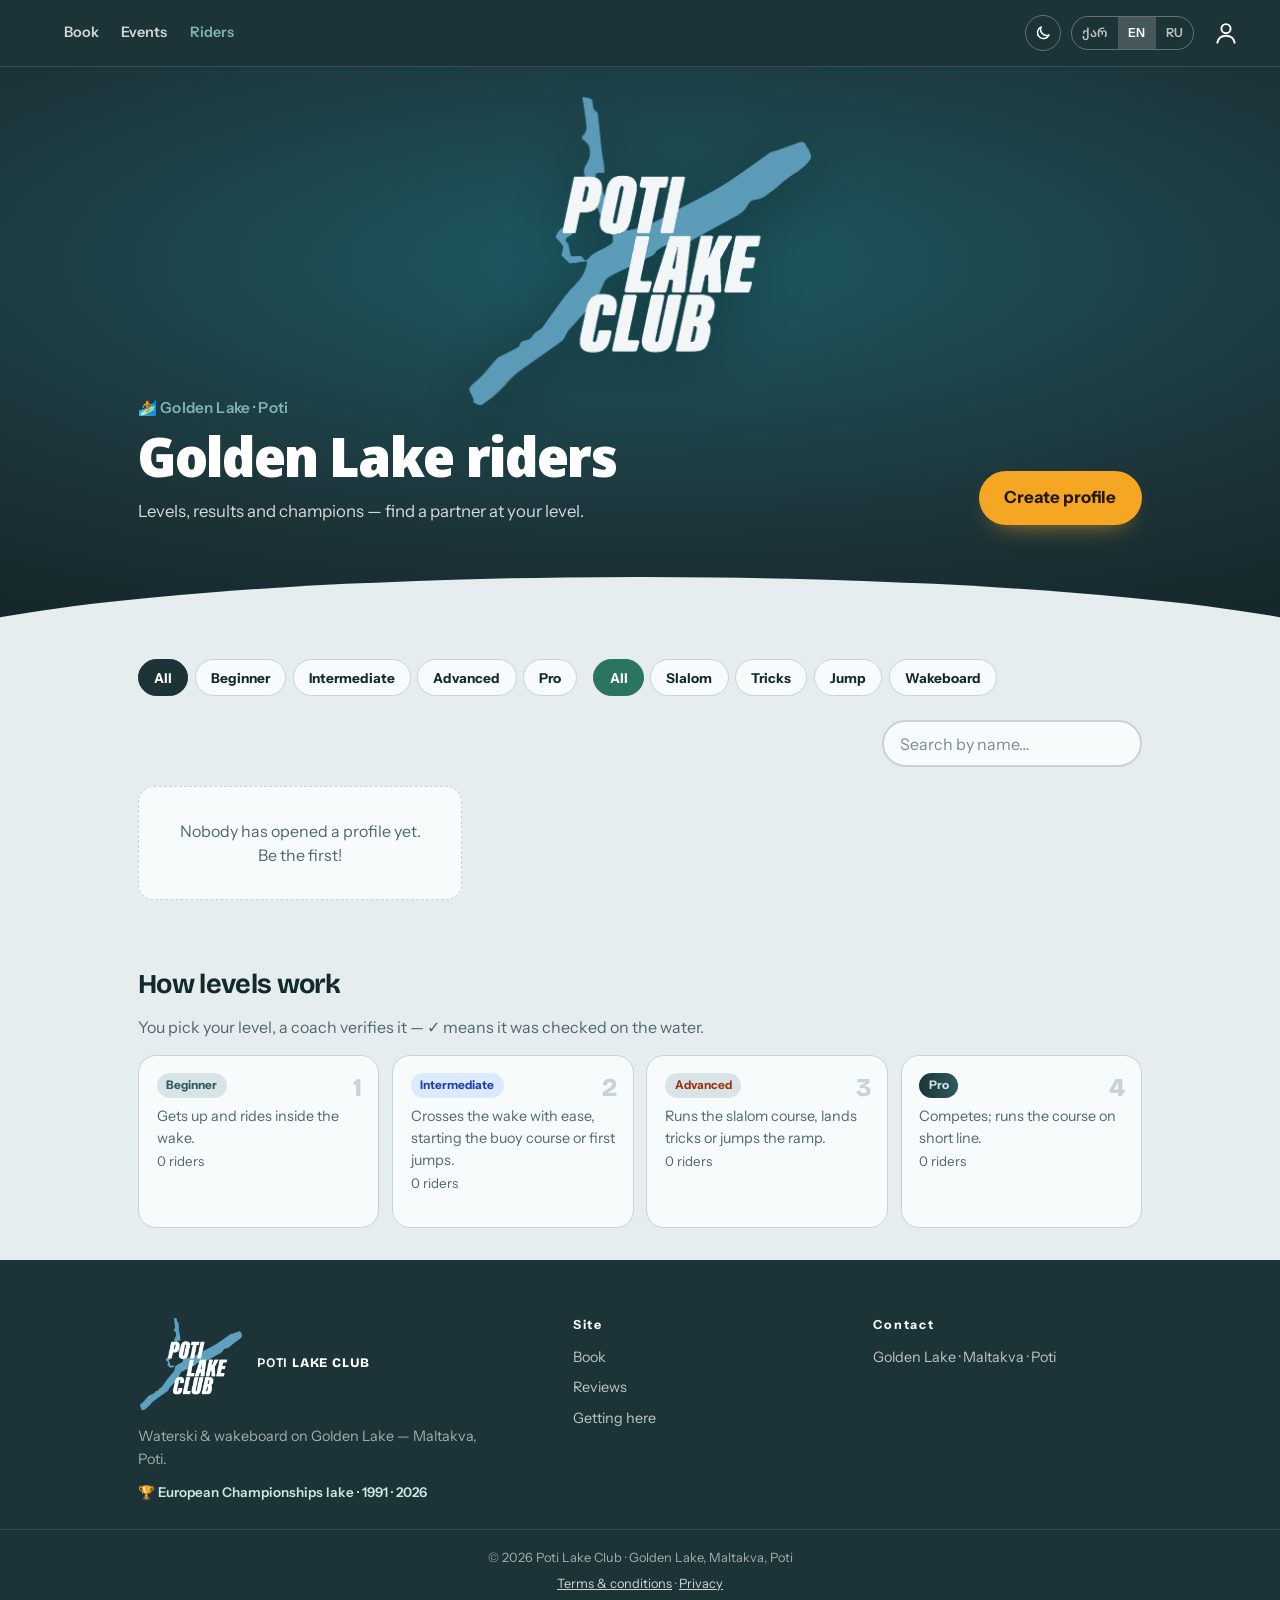
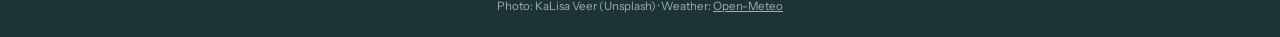
<file: riders.html>
<!doctype html>
<html lang="ka">
<head>
  <meta charset="utf-8">
  <meta name="viewport" content="width=device-width, initial-scale=1">
  <title>რაიდერები — Poti Lake Club</title>
<link rel="canonical" href="https://ratimelia-blip.github.io/poti-waterski/riders.html">
<meta property="og:type" content="website">
<meta property="og:site_name" content="Poti Lake Club">
<meta property="og:url" content="https://ratimelia-blip.github.io/poti-waterski/riders.html">
<meta property="og:title" content="რაიდერები — Poti Lake Club">
<meta property="og:description" content="Rider profiles, levels and champions of Golden Lake, Poti.">
<meta property="og:image" content="https://ratimelia-blip.github.io/poti-waterski/img/app-icon-1024.png">
<meta name="twitter:card" content="summary">
  <meta name="description" content="Rider profiles, levels and champions of Golden Lake, Poti.">
  <meta name="theme-color" content="#26225b">
  <link rel="icon" type="image/png" href="img/favicon-64.png">
  <link rel="apple-touch-icon" href="img/apple-touch-icon.png">
  <link rel="preconnect" href="https://fonts.googleapis.com">
  <link rel="preconnect" href="https://fonts.gstatic.com" crossorigin>
  <link href="https://fonts.googleapis.com/css2?family=Bricolage+Grotesque:opsz,wght@12..96,500..800&family=Instrument+Sans:wght@400..700&family=Noto+Sans+Display:wght@400;600;700;800&family=Noto+Sans+Georgian:wght@400;600;700;900&display=swap" rel="stylesheet">
  <meta name="color-scheme" content="light dark">
  <script src="theme.js?v=20261126p"></script>
  <link rel="stylesheet" href="styles.css?v=20261126p">
  <link rel="stylesheet" href="community.css?v=20261126p">
<script>document.documentElement.classList.add("boot");setTimeout(function(){document.documentElement.classList.remove("boot")},3000)</script>
<style>html.boot body{visibility:hidden}</style>
</head>
<body class="cm-page">

<header class="top">
  <nav class="top-nav" aria-label="Sections">
    <a href="index.html#bookingForm" data-i18n="navBook"></a>
    <a href="events.html" data-i18n="navEvents"></a>
    <a href="riders.html" data-i18n="navRiders" aria-current="page"></a>
  </nav>
  <div class="top-right">
    <div class="lang" role="group" aria-label="Language">
      <button type="button" data-lang="ka">ქარ</button><button type="button" data-lang="en">EN</button><button type="button" data-lang="ru">RU</button>
    </div>
    <div class="account" id="account"></div>
  </div>
</header>

<main class="cm">
  <section class="cm-hero riders-hero">
    <div class="cm-hero-in">
      <div>
        <p class="eyebrow">🏄 Golden Lake · Poti</p>
        <h1 data-i18n="rTitle"></h1>
        <p class="cm-lead" data-i18n="rSub"></p>
      </div>
      <button type="button" class="btn cm-hero-btn" id="myProfileBtn" data-i18n="rCreate"></button>
    </div>
  </section>

  <section class="cm-sec" id="topSec" hidden>
    <h2 class="cm-h" data-i18n="rTop"></h2>
    <div class="podium" id="podium"></div>
  </section>

  <section class="cm-sec">
    <div class="cm-tools">
      <div class="chips" id="lvChips" role="group"></div>
      <div class="chips" id="dChips" role="group"></div>
      <input type="search" id="rSearch" class="cm-search" data-i18n-ph="rSearch" autocomplete="off">
    </div>
    <div class="r-grid" id="riderGrid" aria-live="polite"></div>
  </section>

  <section class="cm-sec lv-guide">
    <h2 class="cm-h" data-i18n="rLevels"></h2>
    <p class="muted" data-i18n="rLevelsSub"></p>
    <div class="lv-cards" id="lvGuide"></div>
  </section>
</main>

<dialog class="modal r-modal" id="riderModal" aria-labelledby="rmName">
  <form method="dialog" class="modal-x"><button aria-label="Close" data-i18n-aria="close">×</button></form>
  <div id="riderView"></div>
</dialog>

<dialog class="modal" id="pfModal" aria-labelledby="pfTitle">
  <form method="dialog" class="modal-x"><button aria-label="Close" data-i18n-aria="close">×</button></form>
  <h2 id="pfTitle" data-i18n="pfTitle"></h2>
  <form id="riderForm" novalidate>
    <label><span data-i18n="pfLevel"></span><select name="level" id="pfLevel"></select></label>
    <p class="hint" id="pfVerify" data-i18n="pfVerifyNote"></p>
    <fieldset class="disc-pick"><legend data-i18n="pfDisc"></legend><div id="pfDisc"></div></fieldset>
    <label><span data-i18n="pfBio"></span><textarea name="bio" rows="3" maxlength="400" data-i18n-ph="pfBioPh"></textarea></label>
    <label class="check"><input type="checkbox" name="is_public"> <span data-i18n="pfPublic"></span></label>
    <p class="hint" data-i18n="pfPublicHint"></p>
    <p class="form-error" id="pfError" role="alert"></p>
    <button class="btn" type="submit" data-i18n="save"></button>
  </form>
</dialog>

<footer class="foot">
  <div class="foot-inner">
    <div class="foot-brand">
      <a class="brand" href="index.html" aria-label="Poti Lake Club">
        <img class="logo" src="img/logo-light-360.png" alt="" width="52" height="47"><span>POTI <b>LAKE CLUB</b></span>
      </a>
      <p data-i18n="footTag"></p>
      <p class="foot-champ">🏆 <span data-i18n="champ"></span></p>
    </div>
    <nav class="foot-col" aria-label="Footer">
      <h4 data-i18n="footNav"></h4>
      <a href="index.html#bookingForm" data-i18n="navBook"></a>
      <a href="index.html#reviews" data-i18n="navReviews"></a>
      <a href="index.html#visit" data-i18n="navVisit"></a>
    </nav>
    <div class="foot-col">
      <h4 data-i18n="footContact"></h4>
      <div id="footContact"><span>Golden Lake · Maltakva · Poti</span></div>
    </div>
  </div>
  <div class="foot-bottom">
    <p>© <span id="yr"></span> Poti Lake Club · Golden Lake, Maltakva, Poti</p>
    <p class="foot-links"><a href="terms.html" data-i18n="termsLink"></a> · <a href="terms.html#privacy" data-i18n="privacyLink"></a></p>
    <p class="credits">Photo: KaLisa Veer (Unsplash) · Weather: <a href="https://open-meteo.com" target="_blank" rel="noopener">Open-Meteo</a></p>
  </div>
</footer>

<dialog class="modal" id="authModal" aria-labelledby="authTitle">
  <form method="dialog" class="modal-x"><button aria-label="Close" data-i18n-aria="close">×</button></form>
  <div class="tabs" role="tablist">
    <button type="button" role="tab" data-tab="in" data-i18n="signIn"></button>
    <button type="button" role="tab" data-tab="up" data-i18n="signUp"></button>
  </div>
  <p class="modal-intro" id="authIntro" data-i18n="authIntro"></p>
  <form id="authForm" novalidate>
    <h2 class="sr" id="authTitle"></h2>
    <div class="up-only">
      <label><span data-i18n="username"></span><input name="username" autocomplete="username" maxlength="20" pattern="[a-z0-9_]{3,20}" autocapitalize="none" spellcheck="false"><small class="hint" data-i18n="usernameHint"></small></label>
      <label><span data-i18n="fullName"></span><input name="full_name" autocomplete="name" maxlength="80"></label>
      <label><span data-i18n="birthDate"></span><input name="birth_date" type="date" min="1900-01-01" autocomplete="bday"></label>
      <label><span data-i18n="phone"></span><input name="phone" type="tel" autocomplete="tel" maxlength="30" placeholder="+995 5XX XX XX XX"></label>
    </div>
    <label><span data-i18n="email"></span><input name="email" type="email" autocomplete="email" required></label>
    <label><span data-i18n="password"></span><input name="password" type="password" minlength="8" required><small class="hint up-only" data-i18n="pwHint"></small></label>
    <p class="form-error" id="authError" role="alert"></p>
    <p class="form-ok" id="authOk" role="status"></p>
    <p class="priv-note up-only" data-i18n="privNote"></p>
    <button class="btn" type="submit" id="authBtn"></button>
    <p class="switch"><span id="switchQ"></span> <button type="button" class="btn-link inline" id="switchBtn"></button></p>
  </form>
</dialog>

<div class="toast" id="toast" role="status" hidden></div>

<script src="config.js?v=20261126p"></script>
<script src="demo.js?v=20261126p" defer></script>
<script src="i18n.js?v=20261126p"></script>
<script src="community-i18n.js?v=20261126p"></script>
<script src="lib.js?v=20261126p"></script>
<script src="auth-ui.js?v=20261126p"></script>
<script src="community.js?v=20261126p"></script>
<script src="riders.js?v=20261126p"></script>
<script>document.addEventListener("DOMContentLoaded",function(){requestAnimationFrame(function(){document.documentElement.classList.remove("boot")})})</script>
</body>
</html>
</file>
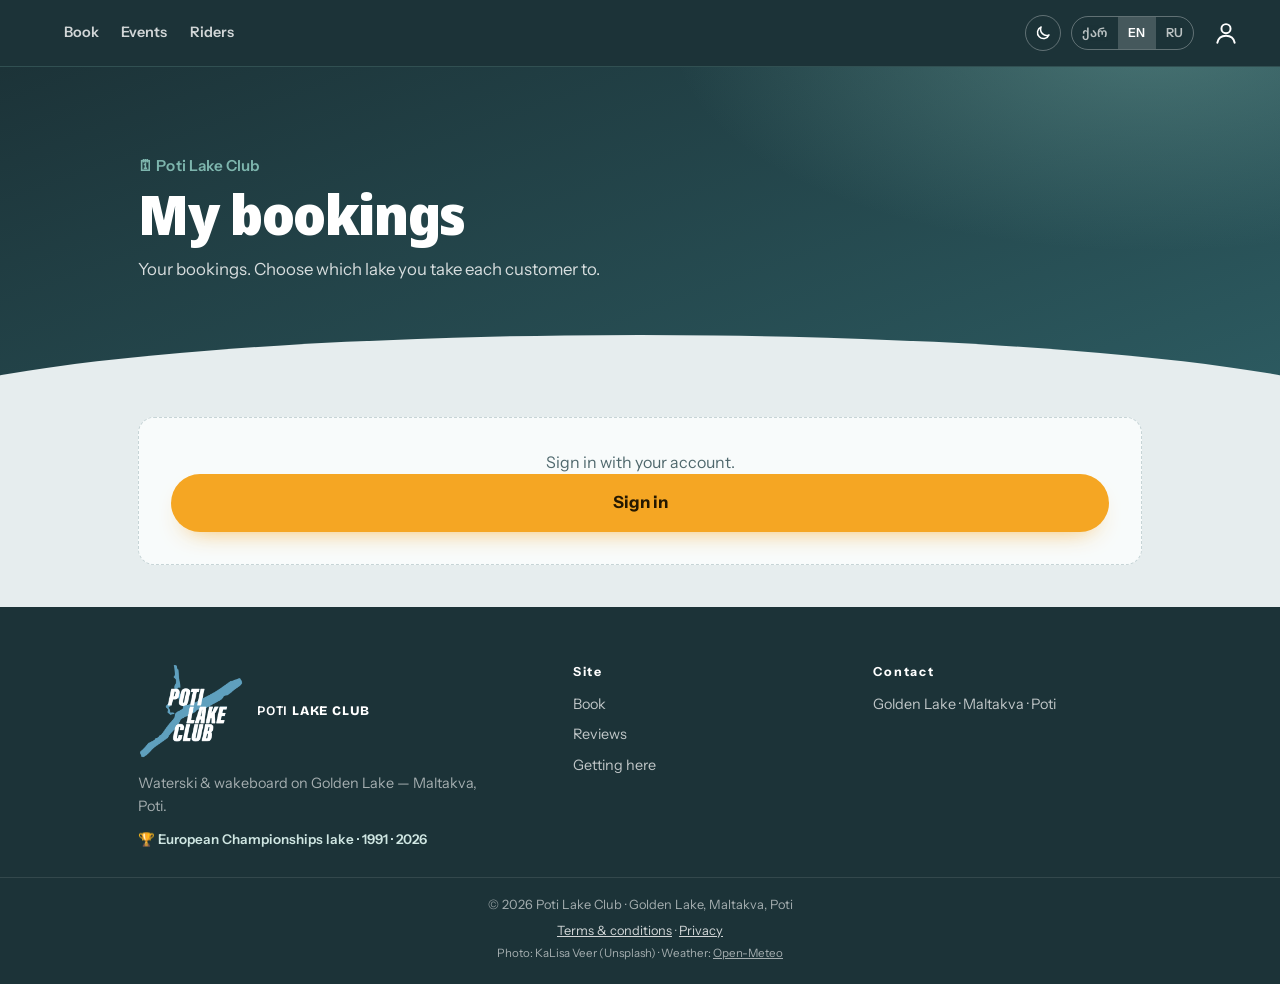
<file: staff.html>
<!doctype html>
<html lang="ka">
<head>
  <meta charset="utf-8">
  <meta name="viewport" content="width=device-width, initial-scale=1">
  <title>თანამშრომლის გვერდი — Poti Lake Club</title>
  <meta name="robots" content="noindex, nofollow">
  <meta name="theme-color" content="#26225b">
  <link rel="icon" type="image/png" href="img/favicon-64.png">
  <link rel="apple-touch-icon" href="img/apple-touch-icon.png">
  <link rel="preconnect" href="https://fonts.googleapis.com">
  <link rel="preconnect" href="https://fonts.gstatic.com" crossorigin>
  <link href="https://fonts.googleapis.com/css2?family=Bricolage+Grotesque:opsz,wght@12..96,500..800&family=Instrument+Sans:wght@400..700&family=Noto+Sans+Display:wght@400;600;700;800&family=Noto+Sans+Georgian:wght@400;600;700;900&display=swap" rel="stylesheet">
  <meta name="color-scheme" content="light dark">
  <script src="theme.js?v=20261126p"></script>
  <link rel="stylesheet" href="styles.css?v=20261126p">
  <link rel="stylesheet" href="community.css?v=20261126p">
<script>document.documentElement.classList.add("boot");setTimeout(function(){document.documentElement.classList.remove("boot")},3000)</script>
<style>html.boot body{visibility:hidden}</style>
</head>
<body class="cm-page">

<header class="top">
  <nav class="top-nav" aria-label="Sections">
    <a href="index.html#bookingForm" data-i18n="navBook"></a>
    <a href="events.html" data-i18n="navEvents"></a>
    <a href="riders.html" data-i18n="navRiders" ></a>
  </nav>
  <div class="top-right">
    <div class="lang" role="group" aria-label="Language">
      <button type="button" data-lang="ka">ქარ</button><button type="button" data-lang="en">EN</button><button type="button" data-lang="ru">RU</button>
    </div>
    <div class="account" id="account"></div>
  </div>
</header>

<main class="cm staff">
  <section class="cm-hero staff-hero">
    <div class="cm-hero-in">
      <div>
        <p class="eyebrow" id="stRole">🗓 Poti Lake Club</p>
        <h1 id="stHello" data-i18n="staffTitle"></h1>
        <p class="cm-lead" data-i18n="staffSub"></p>
      </div>
      <button type="button" class="btn cm-hero-btn bell" id="bellBtn" aria-haspopup="dialog"><span aria-hidden="true">🔔</span> <span data-i18n="notifTitle"></span> <b class="nb" id="bellCount" hidden></b></button>
    </div>
  </section>

  <section class="cm-sec" id="stGate" hidden>
    <div class="cm-empty"><p id="stGateMsg"></p><button type="button" class="btn" id="stSignIn" data-i18n="signIn" hidden></button></div>
  </section>

  <div id="stBody" hidden>
    <section class="cm-sec">
      <div class="st-kpis" id="stKpis"></div>
    </section>
    <section class="cm-sec">
      <div class="cm-tools"><p class="st-need" id="stNeed" hidden></p>
    <div class="chips" id="stRange" role="group"></div></div>
      <div class="st-days" id="stDays" aria-live="polite"></div>
    </section>
  </div>
</main>

<dialog class="modal" id="notifModal" aria-labelledby="ntTitle">
  <form method="dialog" class="modal-x"><button aria-label="Close" data-i18n-aria="close">×</button></form>
  <h2 id="ntTitle" data-i18n="notifTitle"></h2>
  <div class="nt-list" id="ntList"></div>
  <button type="button" class="btn-small" id="ntAllRead" data-i18n="notifAllRead"></button>
</dialog>

<footer class="foot">
  <div class="foot-inner">
    <div class="foot-brand">
      <a class="brand" href="index.html" aria-label="Poti Lake Club">
        <img class="logo" src="img/logo-light-360.png" alt="" width="52" height="47"><span>POTI <b>LAKE CLUB</b></span>
      </a>
      <p data-i18n="footTag"></p>
      <p class="foot-champ">🏆 <span data-i18n="champ"></span></p>
    </div>
    <nav class="foot-col" aria-label="Footer">
      <h4 data-i18n="footNav"></h4>
      <a href="index.html#bookingForm" data-i18n="navBook"></a>
      <a href="index.html#reviews" data-i18n="navReviews"></a>
      <a href="index.html#visit" data-i18n="navVisit"></a>
    </nav>
    <div class="foot-col">
      <h4 data-i18n="footContact"></h4>
      <div id="footContact"><span>Golden Lake · Maltakva · Poti</span></div>
    </div>
  </div>
  <div class="foot-bottom">
    <p>© <span id="yr"></span> Poti Lake Club · Golden Lake, Maltakva, Poti</p>
    <p class="foot-links"><a href="terms.html" data-i18n="termsLink"></a> · <a href="terms.html#privacy" data-i18n="privacyLink"></a></p>
    <p class="credits">Photo: KaLisa Veer (Unsplash) · Weather: <a href="https://open-meteo.com" target="_blank" rel="noopener">Open-Meteo</a></p>
  </div>
</footer>

<dialog class="modal" id="authModal" aria-labelledby="authTitle">
  <form method="dialog" class="modal-x"><button aria-label="Close" data-i18n-aria="close">×</button></form>
  <div class="tabs" role="tablist">
    <button type="button" role="tab" data-tab="in" data-i18n="signIn"></button>
    <button type="button" role="tab" data-tab="up" data-i18n="signUp"></button>
  </div>
  <p class="modal-intro" id="authIntro" data-i18n="authIntro"></p>
  <form id="authForm" novalidate>
    <h2 class="sr" id="authTitle"></h2>
    <div class="up-only">
      <label><span data-i18n="username"></span><input name="username" autocomplete="username" maxlength="20" pattern="[a-z0-9_]{3,20}" autocapitalize="none" spellcheck="false"><small class="hint" data-i18n="usernameHint"></small></label>
      <label><span data-i18n="fullName"></span><input name="full_name" autocomplete="name" maxlength="80"></label>
      <label><span data-i18n="birthDate"></span><input name="birth_date" type="date" min="1900-01-01" autocomplete="bday"></label>
      <label><span data-i18n="phone"></span><input name="phone" type="tel" autocomplete="tel" maxlength="30" placeholder="+995 5XX XX XX XX"></label>
    </div>
    <label><span data-i18n="email"></span><input name="email" type="email" autocomplete="email" required></label>
    <label><span data-i18n="password"></span><input name="password" type="password" minlength="8" required><small class="hint up-only" data-i18n="pwHint"></small></label>
    <p class="form-error" id="authError" role="alert"></p>
    <p class="form-ok" id="authOk" role="status"></p>
    <p class="priv-note up-only" data-i18n="privNote"></p>
    <button class="btn" type="submit" id="authBtn"></button>
    <p class="switch"><span id="switchQ"></span> <button type="button" class="btn-link inline" id="switchBtn"></button></p>
  </form>
</dialog>

<div class="toast" id="toast" role="status" hidden></div>

<script src="config.js?v=20261126p"></script>
<script src="demo.js?v=20261126p" defer></script>
<script src="i18n.js?v=20261126p"></script>
<script src="community-i18n.js?v=20261126p"></script>
<script src="lib.js?v=20261126p"></script>
<script src="auth-ui.js?v=20261126p"></script>
<script src="community.js?v=20261126p"></script>
<script src="staff.js?v=20261126p"></script>
<script>document.addEventListener("DOMContentLoaded",function(){requestAnimationFrame(function(){document.documentElement.classList.remove("boot")})})</script>
</body>
</html>
</file>
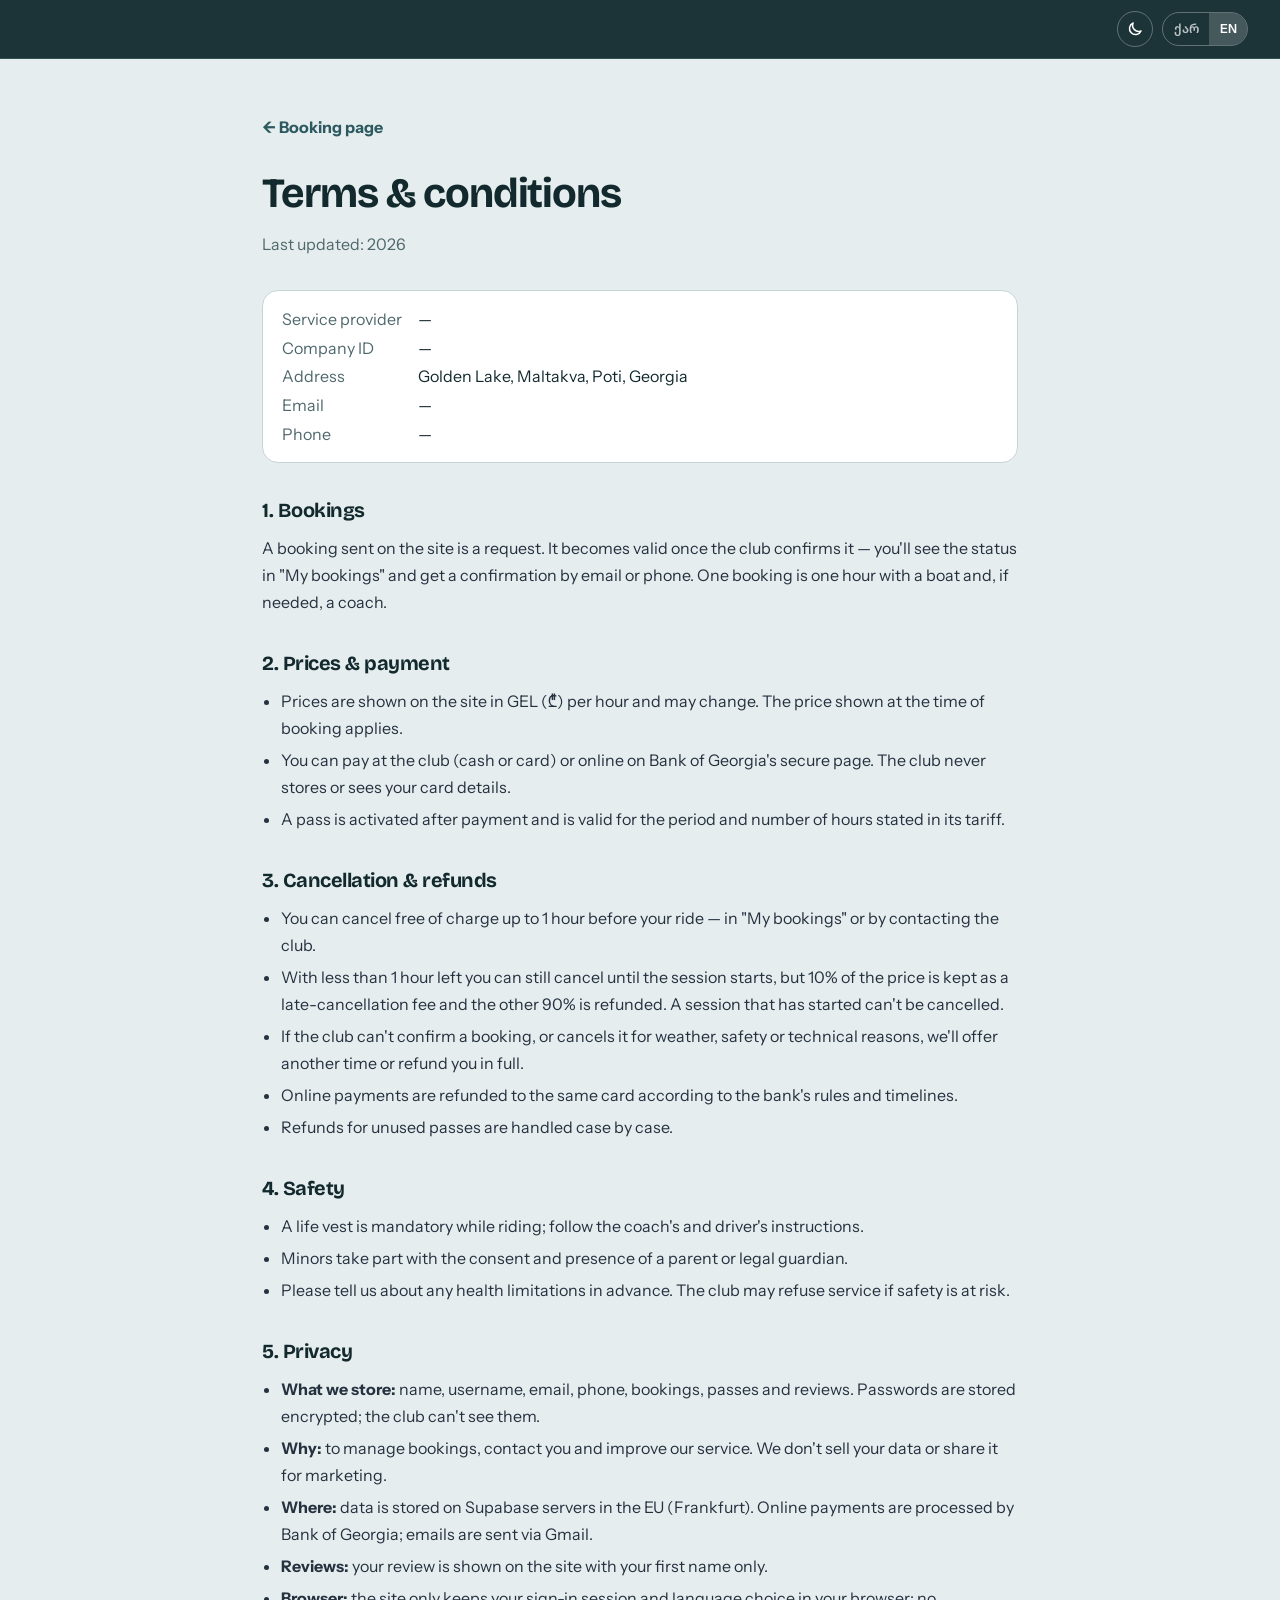
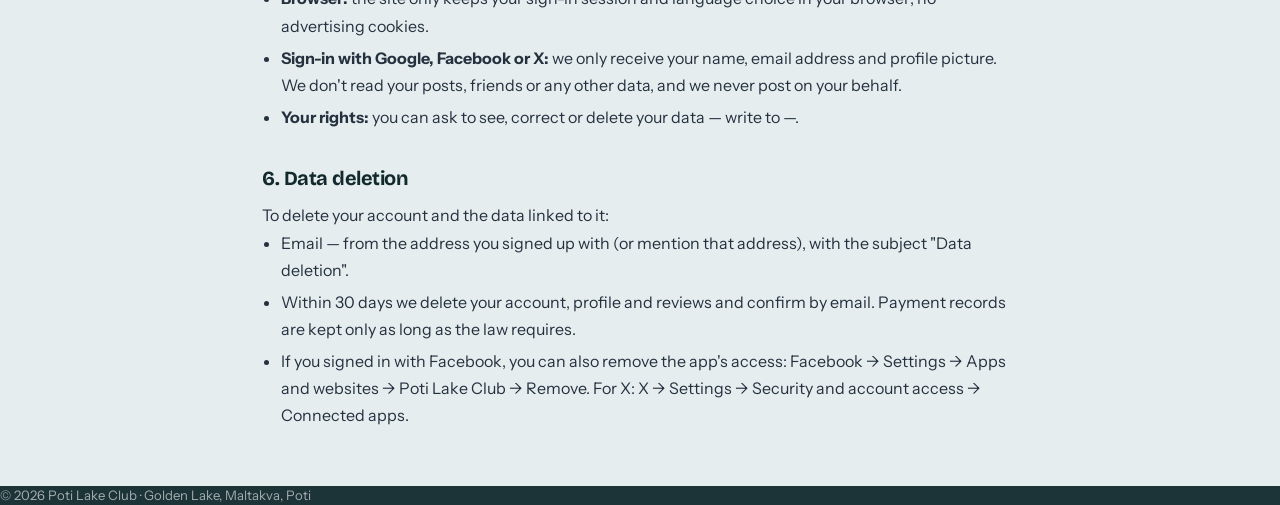
<file: terms.html>
<!doctype html>
<html lang="ka">
<head>
  <meta charset="utf-8">
  <meta name="viewport" content="width=device-width, initial-scale=1">
  <title>წესები და პირობები — Poti Lake Club</title>
<link rel="canonical" href="https://ratimelia-blip.github.io/poti-waterski/terms.html">
<meta name="description" content="Poti Lake Club — ჯავშნის, გაუქმების, გადახდის და კონფიდენციალურობის წესები.">
  <!-- TEMPLATE: the club must review this text (ideally with a lawyer) before going live. Legal details come from config.js. -->
  <meta name="theme-color" content="#26225b">
  <link rel="icon" type="image/png" href="img/favicon-64.png">
  <link rel="apple-touch-icon" href="img/apple-touch-icon.png">
  <link rel="preconnect" href="https://fonts.googleapis.com">
  <link rel="preconnect" href="https://fonts.gstatic.com" crossorigin>
  <link href="https://fonts.googleapis.com/css2?family=Bricolage+Grotesque:opsz,wght@12..96,500..800&family=Instrument+Sans:wght@400..700&family=Noto+Sans+Display:wght@400;600;700;800&family=Noto+Sans+Georgian:wght@400;600;700;900&display=swap" rel="stylesheet">
  <meta name="color-scheme" content="light dark">
  <script src="theme.js?v=20261126p"></script>
  <link rel="stylesheet" href="styles.css?v=20261126p">
  <style>
    .legal{max-width:820px;margin:0 auto;padding:clamp(24px,5vw,56px) clamp(16px,4vw,32px)}
    .legal h1{font-size:clamp(1.8rem,4vw,2.6rem);margin-bottom:.4rem}
    .legal .upd{color:var(--muted);margin-bottom:2rem}
    .legal h2{font-size:1.25rem;margin:2rem 0 .6rem;scroll-margin-top:80px}
    .legal p,.legal li{line-height:1.7;color:#24313f}
    .legal ul{padding-left:1.2rem;display:grid;gap:.3rem}
    .legal .box{background:#fff;border:1px solid var(--line);border-radius:16px;padding:1rem 1.2rem}
    .legal .box dl{display:grid;grid-template-columns:auto 1fr;gap:.3rem 1rem}
    .legal .box dt{color:var(--muted)}
    .legal .back{display:inline-block;margin-bottom:1.4rem;color:var(--deep);font-weight:700;text-decoration:none}
  </style>
<script>document.documentElement.classList.add("boot");setTimeout(function(){document.documentElement.classList.remove("boot")},3000)</script>
<style>html.boot body{visibility:hidden}</style>
</head>
<body>
<header class="top">
  <div class="top-right">
    <div class="lang" role="group" aria-label="Language"><button type="button" data-lang="ka">ქარ</button><button type="button" data-lang="en">EN</button></div>
  </div>
</header>
<main class="legal" id="legal"></main>
<footer class="foot"><p>© <span id="yr"></span> Poti Lake Club · Golden Lake, Maltakva, Poti</p></footer>

<script src="config.js?v=20261126p"></script>
<script src="demo.js?v=20261126p" defer></script>
<script>
(() => {
  const C = window.CONFIG, v = x => x ? esc(x) : '—';
  function esc(s) { return String(s).replace(/[&<>"']/g, c => ({ '&': '&amp;', '<': '&lt;', '>': '&gt;', '"': '&quot;', "'": '&#39;' }[c])); }
  const h = C.cancelHours ?? 1, fee = C.lateCancelFeePct ?? 10;
  const T = {
    ka: `<a class="back" href="index.html">← ჯავშნის გვერდი</a>
      <h1>წესები და პირობები</h1><p class="upd">ბოლო განახლება: 2026</p>
      <div class="box"><dl>
        <dt>მომსახურების გამწევი</dt><dd>${v(C.legalName)}</dd>
        <dt>საიდენტიფიკაციო კოდი</dt><dd>${v(C.legalId)}</dd>
        <dt>მისამართი</dt><dd>ოქროს ტბა, მალთაყვა, ფოთი, საქართველო</dd>
        <dt>ელ-ფოსტა</dt><dd>${v(C.email)}</dd>
        <dt>ტელეფონი</dt><dd>${v(C.phone)}</dd>
      </dl></div>
      <h2>1. ჯავშანი</h2>
      <p>საიტზე გაგზავნილი ჯავშანი არის მოთხოვნა. ის ძალაშია მას შემდეგ, რაც კლუბი დაადასტურებს — სტატუსი ჩანს „ჩემს ჯავშნებში“ და დადასტურება მოგივათ ელ-ფოსტით ან ტელეფონით. ერთი ჯავშანი ნიშნავს ერთ საათს ნავთან და, საჭიროების შემთხვევაში, მწვრთნელთან.</p>
      <h2>2. ფასი და გადახდა</h2>
      <ul>
        <li>ფასები მითითებულია საიტზე ლარში (₾), ერთ საათზე, და შეიძლება შეიცვალოს. მოქმედებს ფასი, რომელიც ჯავშნის მომენტში ჩანდა.</li>
        <li>გადახდა შესაძლებელია ადგილზე (ნაღდი ან ბარათი) ან ონლაინ, საქართველოს ბანკის დაცულ გვერდზე. ბარათის მონაცემებს კლუბი არ ინახავს და ვერ ხედავს.</li>
        <li>აბონემენტი აქტიურდება გადახდის შემდეგ და მოქმედებს ტარიფში მითითებული ვადით და საათების რაოდენობით.</li>
      </ul>
      <h2>3. გაუქმება და თანხის დაბრუნება</h2>
      <ul>
        <li>ჯავშნის უფასო გაუქმება შეგიძლიათ სრიალამდე ${h} საათით ადრე — „ჩემი ჯავშნებიდან“ ან კლუბთან დაკავშირებით.</li>
        <li>სრიალამდე ${h} საათზე ნაკლები თუ დარჩა, გაუქმება ისევ შესაძლებელია სესიის დაწყებამდე, მაგრამ იკავება ჯავშნის ფასის ${fee}% (ჯარიმა); დანარჩენი ${100 - fee}% ბრუნდება. დაწყებული სესიის გაუქმება შეუძლებელია.</li>
        <li>თუ კლუბი ჯავშანს ვერ დაადასტურებს, ან გააუქმებს ამინდის, უსაფრთხოების ან ტექნიკური მიზეზით, შემოგთავაზებთ სხვა დროს ან დაგიბრუნებთ გადახდილ თანხას სრულად.</li>
        <li>ონლაინ გადახდილი თანხა ბრუნდება იმავე ბარათზე, ბანკის წესებისა და ვადების მიხედვით.</li>
        <li>გამოუყენებელი აბონემენტის თანხის დაბრუნება განიხილება ინდივიდუალურად.</li>
      </ul>
      <h2>4. უსაფრთხოება</h2>
      <ul>
        <li>სრიალის დროს სამაშველო ჟილეტი სავალდებულოა; მიჰყევით მწვრთნელისა და ნავის მძღოლის მითითებებს.</li>
        <li>არასრულწლოვანი მონაწილეობს მშობლის ან კანონიერი წარმომადგენლის თანხმობითა და თანდასწრებით.</li>
        <li>გთხოვთ, წინასწარ შეგვატყობინოთ ჯანმრთელობის შეზღუდვების შესახებ. კლუბს შეუძლია უარი თქვას მომსახურებაზე, თუ ეს უსაფრთხოებას საფრთხეს უქმნის.</li>
      </ul>
      <h2 id="privacy">5. კონფიდენციალურობა</h2>
      <ul>
        <li><b>რას ვინახავთ:</b> სახელს, მომხმარებლის სახელს, ელ-ფოსტას, ტელეფონს, ჯავშნებს, აბონემენტებს და შეფასებებს. პაროლი ინახება დაშიფრული სახით და კლუბი მას ვერ ხედავს.</li>
        <li><b>რისთვის:</b> ჯავშნის მართვისთვის, თქვენთან დასაკავშირებლად და მომსახურების გასაუმჯობესებლად. მონაცემებს არ ვყიდით და არ ვაძლევთ მესამე პირებს მარკეტინგისთვის.</li>
        <li><b>სად:</b> მონაცემები ინახება Supabase-ის სერვერებზე ევროკავშირში (ფრანკფურტი). ონლაინ გადახდას ამუშავებს საქართველოს ბანკი, შეტყობინებებს აგზავნის Gmail.</li>
        <li><b>შეფასებები:</b> თქვენი შეფასება საიტზე ჩანს თქვენი სახელით (მხოლოდ სახელი, გვარის გარეშე).</li>
        <li><b>ბრაუზერი:</b> საიტი ინახავს მხოლოდ შესვლის სესიას და ენის არჩევანს თქვენს ბრაუზერში; სარეკლამო ქუქიებს არ ვიყენებთ.</li>
        <li><b>შესვლა Google-ით, Facebook-ით ან X-ით:</b> ამ შემთხვევაში ვიღებთ მხოლოდ თქვენს სახელს, ელ-ფოსტას და პროფილის ფოტოს. თქვენს პოსტებს, მეგობრებს ან სხვა მონაცემებს არ ვიღებთ და თქვენი სახელით არაფერს ვაქვეყნებთ.</li>
        <li><b>თქვენი უფლებები:</b> შეგიძლიათ მოითხოვოთ თქვენი მონაცემების ნახვა, შესწორება ან წაშლა — მოგვწერეთ: ${v(C.email)}.</li>
      </ul>
      <h2 id="delete">6. მონაცემების წაშლა</h2>
      <p>თქვენი ანგარიშისა და მასთან დაკავშირებული მონაცემების წასაშლელად:</p>
      <ul>
        <li>მოგვწერეთ ${v(C.email)}-ზე იმ ელ-ფოსტიდან, რომლითაც დარეგისტრირდით (ან მიუთითეთ ეს ელ-ფოსტა), თემით „მონაცემების წაშლა“.</li>
        <li>30 დღის განმავლობაში წავშლით თქვენს ანგარიშს, პროფილს და შეფასებებს და დაგიდასტურებთ ელ-ფოსტით. გადახდების ჩანაწერებს ვინახავთ მხოლოდ იმდენ ხანს, რამდენსაც კანონი მოითხოვს.</li>
        <li>თუ Facebook-ით შედიოდით, შეგიძლიათ აპლიკაციის წვდომაც გააუქმოთ: Facebook → პარამეტრები → აპები და ვებსაიტები → Poti Lake Club → წაშლა. X-ის შემთხვევაში: X → პარამეტრები → უსაფრთხოება და ანგარიშზე წვდომა → დაკავშირებული აპები.</li>
      </ul>`,
    en: `<a class="back" href="index.html">← Booking page</a>
      <h1>Terms & conditions</h1><p class="upd">Last updated: 2026</p>
      <div class="box"><dl>
        <dt>Service provider</dt><dd>${v(C.legalName)}</dd>
        <dt>Company ID</dt><dd>${v(C.legalId)}</dd>
        <dt>Address</dt><dd>Golden Lake, Maltakva, Poti, Georgia</dd>
        <dt>Email</dt><dd>${v(C.email)}</dd>
        <dt>Phone</dt><dd>${v(C.phone)}</dd>
      </dl></div>
      <h2>1. Bookings</h2>
      <p>A booking sent on the site is a request. It becomes valid once the club confirms it — you'll see the status in "My bookings" and get a confirmation by email or phone. One booking is one hour with a boat and, if needed, a coach.</p>
      <h2>2. Prices & payment</h2>
      <ul>
        <li>Prices are shown on the site in GEL (₾) per hour and may change. The price shown at the time of booking applies.</li>
        <li>You can pay at the club (cash or card) or online on Bank of Georgia's secure page. The club never stores or sees your card details.</li>
        <li>A pass is activated after payment and is valid for the period and number of hours stated in its tariff.</li>
      </ul>
      <h2>3. Cancellation & refunds</h2>
      <ul>
        <li>You can cancel free of charge up to ${h} hour${h === 1 ? '' : 's'} before your ride — in "My bookings" or by contacting the club.</li>
        <li>With less than ${h} hour${h === 1 ? '' : 's'} left you can still cancel until the session starts, but ${fee}% of the price is kept as a late-cancellation fee and the other ${100 - fee}% is refunded. A session that has started can't be cancelled.</li>
        <li>If the club can't confirm a booking, or cancels it for weather, safety or technical reasons, we'll offer another time or refund you in full.</li>
        <li>Online payments are refunded to the same card according to the bank's rules and timelines.</li>
        <li>Refunds for unused passes are handled case by case.</li>
      </ul>
      <h2>4. Safety</h2>
      <ul>
        <li>A life vest is mandatory while riding; follow the coach's and driver's instructions.</li>
        <li>Minors take part with the consent and presence of a parent or legal guardian.</li>
        <li>Please tell us about any health limitations in advance. The club may refuse service if safety is at risk.</li>
      </ul>
      <h2 id="privacy">5. Privacy</h2>
      <ul>
        <li><b>What we store:</b> name, username, email, phone, bookings, passes and reviews. Passwords are stored encrypted; the club can't see them.</li>
        <li><b>Why:</b> to manage bookings, contact you and improve our service. We don't sell your data or share it for marketing.</li>
        <li><b>Where:</b> data is stored on Supabase servers in the EU (Frankfurt). Online payments are processed by Bank of Georgia; emails are sent via Gmail.</li>
        <li><b>Reviews:</b> your review is shown on the site with your first name only.</li>
        <li><b>Browser:</b> the site only keeps your sign-in session and language choice in your browser; no advertising cookies.</li>
        <li><b>Sign-in with Google, Facebook or X:</b> we only receive your name, email address and profile picture. We don't read your posts, friends or any other data, and we never post on your behalf.</li>
        <li><b>Your rights:</b> you can ask to see, correct or delete your data — write to ${v(C.email)}.</li>
      </ul>
      <h2 id="delete">6. Data deletion</h2>
      <p>To delete your account and the data linked to it:</p>
      <ul>
        <li>Email ${v(C.email)} from the address you signed up with (or mention that address), with the subject "Data deletion".</li>
        <li>Within 30 days we delete your account, profile and reviews and confirm by email. Payment records are kept only as long as the law requires.</li>
        <li>If you signed in with Facebook, you can also remove the app's access: Facebook → Settings → Apps and websites → Poti Lake Club → Remove. For X: X → Settings → Security and account access → Connected apps.</li>
      </ul>`,
  };
  let lang = 'ka';
  try { const s = JSON.parse(localStorage.getItem('lang')); if (s === 'en' || s === 'ru') lang = 'en'; } catch {}
  function apply(l) {
    lang = l; document.documentElement.lang = l;
    document.title = l === 'ka' ? 'წესები და პირობები — Poti Lake Club' : 'Terms & conditions — Poti Lake Club';
    document.getElementById('legal').innerHTML = T[l];
    document.querySelectorAll('.lang button').forEach(b => b.setAttribute('aria-pressed', b.dataset.lang === l));
    try { localStorage.setItem('lang', JSON.stringify(l)); } catch {}
    if (location.hash) { const el = document.querySelector(location.hash); if (el) el.scrollIntoView(); }
  }
  document.querySelector('.lang').addEventListener('click', e => { const l = e.target.dataset.lang; if (l) apply(l); });
  document.getElementById('yr').textContent = new Date().getFullYear();
  apply(lang);
})();
</script>
<script>document.addEventListener("DOMContentLoaded",function(){requestAnimationFrame(function(){document.documentElement.classList.remove("boot")})})</script>
</body>
</html>
</file>
<file: styles.css>
*{box-sizing:border-box;margin:0;padding:0}
[hidden]{display:none!important}
body{font-family:'Instrument Sans','Noto Sans Display','Noto Sans Georgian',system-ui,sans-serif;color:var(--ink);background:var(--bg);line-height:1.5;-webkit-font-smoothing:antialiased}
h1,h2,h3,legend{font-family:'Bricolage Grotesque','Noto Sans Display','Noto Sans Georgian','Instrument Sans',sans-serif;letter-spacing:-.02em}
:lang(ka) h1,:lang(ka) h2,:lang(ka) h3,:lang(ka) legend{letter-spacing:0}
img,iframe{display:block;max-width:100%}
button{font:inherit;cursor:pointer;color:inherit}
button:disabled{cursor:not-allowed}
button:focus-visible,a:focus-visible,input:focus-visible,select:focus-visible{outline:2px solid var(--lake);outline-offset:2px}
.muted{color:var(--muted)}
.sr{position:absolute;width:1px;height:1px;overflow:hidden;clip:rect(0 0 0 0);white-space:nowrap}

/* ---------- header ---------- */
.top{position:sticky;top:0;z-index:30;display:flex;justify-content:space-between;align-items:center;gap:1rem;padding:.7rem clamp(16px,3vw,32px);background:var(--navy);color:#fff;min-height:56px}
.brand{display:flex;align-items:center;gap:.55rem;text-decoration:none;font-family:'Bricolage Grotesque','Instrument Sans',system-ui,sans-serif;font-weight:600;letter-spacing:.08em;white-space:nowrap}
.brand svg{width:30px;height:30px;color:var(--mint)}
.brand b{font-weight:900}
.top-right{display:flex;align-items:center;gap:.6rem}
.lang{display:flex;border:1px solid rgba(255,255,255,.3);border-radius:999px;overflow:hidden}
.lang button{background:none;border:0;color:#fff;font-size:.78rem;font-weight:600;padding:.4rem .65rem;opacity:.7}
.lang button[aria-pressed=true]{background:rgba(255,255,255,.18);opacity:1}
.account{position:relative}
.acc-btn{display:flex;align-items:center;gap:.45rem;background:var(--orange);color:#fff;border:0;border-radius:999px;padding:.45rem .95rem;font-weight:700;font-size:.88rem}
.acc-btn.on{background:rgba(255,255,255,.12);padding:.3rem .8rem .3rem .3rem}
.avatar{display:grid;place-items:center;width:28px;height:28px;border-radius:50%;background:var(--mint);color:var(--head);font-weight:800;font-size:.85rem}
.acc-name{max-width:120px;overflow:hidden;text-overflow:ellipsis;white-space:nowrap}
.acc-menu{position:absolute;right:0;top:calc(100% + 8px);min-width:200px;background:var(--card);color:var(--ink);border-radius:14px;box-shadow:0 18px 40px -12px color-mix(in srgb,var(--night) 40%,transparent);padding:.4rem;display:grid}
.acc-menu a,.acc-menu button{display:block;text-align:left;text-decoration:none;background:none;border:0;padding:.65rem .8rem;border-radius:10px;font-weight:600;font-size:.92rem}
.acc-menu a:hover,.acc-menu button:hover{background:var(--bg)}

/* ---------- layout ---------- */
.layout{display:grid;grid-template-columns:minmax(0,5fr) minmax(0,7fr);min-height:calc(100svh - 56px)}
.visual{position:sticky;top:56px;height:calc(100svh - 56px);overflow:hidden;color:#fff;background:var(--deep)}
.visual img{position:absolute;inset:0;width:100%;height:100%;object-fit:cover}
.visual::after{content:"";position:absolute;inset:0;background:linear-gradient(180deg,color-mix(in srgb,var(--night) 15%,transparent) 25%,color-mix(in srgb,var(--night) 88%,transparent))}
.visual-text{position:absolute;z-index:2;left:clamp(20px,4vw,48px);right:20px;bottom:clamp(24px,5vw,56px)}
.eyebrow{text-transform:uppercase;letter-spacing:.18em;font-size:.75rem;font-weight:600;color:var(--mint)}
.visual h1{font-size:clamp(2.8rem,6vw,5.5rem);font-weight:900;line-height:.95;margin:.6rem 0 1.2rem}
:lang(ka) .visual h1{font-size:clamp(2.4rem,5vw,4.6rem);line-height:1.05}
.visual h1 em{font-style:normal;color:var(--mint)}
.chips{list-style:none;display:flex;flex-wrap:wrap;gap:.5rem}
.chips li{background:rgba(255,255,255,.14);backdrop-filter:blur(6px);border:1px solid rgba(255,255,255,.25);padding:.35rem .8rem;border-radius:999px;font-size:.85rem}
.wx-now{display:inline-flex;align-items:center;gap:.8rem;margin-top:1rem;padding:.5rem 1rem;border-radius:14px;background:color-mix(in srgb,var(--night) 55%,transparent);backdrop-filter:blur(6px);font-size:.9rem}
.wn-ic{font-size:1.6rem}
.wx-now b{font-size:1.15rem}

.booking{padding:clamp(20px,4vw,48px);max-width:760px;width:100%}
.step{border:0;margin-bottom:2rem;min-width:0}
legend{display:flex;align-items:center;flex-wrap:wrap;gap:.6rem;font-size:1.25rem;font-weight:800;margin-bottom:.9rem}
legend i{font-style:normal;display:grid;place-items:center;width:28px;height:28px;border-radius:50%;background:var(--navy);color:#fff;font-size:.85rem;font-family:'Instrument Sans'}
.day-sub{font-family:'Instrument Sans','Noto Sans Display','Noto Sans Georgian',sans-serif;font-size:.9rem;font-weight:500;color:var(--muted)}

/* rides */
.rides{display:grid;grid-template-columns:1fr 1fr;gap:.75rem}
.ride{position:relative;display:flex;flex-direction:column;gap:.2rem;padding:1rem 1rem 1rem 1.1rem;background:var(--card);border:2px solid var(--line);border-radius:var(--r);cursor:pointer;transition:border-color .15s,box-shadow .15s}
.ride:hover{border-color:var(--mist)}
.ride input{position:absolute;opacity:0;pointer-events:none}
.ride b{font-size:1.02rem}
.ride small{color:var(--muted);font-size:.83rem}
.ride .price{margin-top:.35rem;font-weight:700;color:var(--head2)}
.ride:has(input:checked){border-color:var(--orange);box-shadow:0 0 0 4px color-mix(in srgb,var(--mint) 15%,transparent)}
.ride:has(input:focus-visible){outline:2px solid var(--ink);outline-offset:2px}
.ride .tag{position:absolute;top:-10px;right:12px;background:var(--mint);color:var(--head);font-size:.68rem;font-weight:700;padding:.15rem .5rem;border-radius:999px}

/* calendar */
.cal{position:relative;isolation:isolate;overflow:hidden;background:linear-gradient(180deg,rgba(255,255,255,0),rgba(255,255,255,.08)),url(calendar-bg.jpg) center 40%/cover no-repeat,var(--card);border:2px solid var(--line);border-radius:var(--r);padding:1rem}
.cal .cal-head h3{background:rgba(255,255,255,.9);padding:.25rem .9rem;border-radius:999px;box-shadow:0 2px 8px rgba(0,0,0,.08)}
.cal .cal-wd span,.cal .cal-legend,.cal .cal-note{color:#1f2b37;font-weight:600}
.cal .cal-legend{background:rgba(255,255,255,.9);border-radius:10px;padding:.4rem .7rem;width:fit-content}
.cal .cal-wd span{background:rgba(255,255,255,.88);border-radius:6px}
.cal .cal-nav{background:rgba(255,255,255,.92);box-shadow:0 2px 8px rgba(0,0,0,.08)}
.cal .cd{box-shadow:0 2px 8px rgba(0,0,0,.08);background:rgba(255,255,255,.9);-webkit-backdrop-filter:blur(3px);backdrop-filter:blur(3px)}
.cal .cd.full{background:rgba(251,238,238,.9)}
.cal .cd.closed{background:rgba(255,255,255,.55);color:var(--muted);box-shadow:none}
.cal .cd[aria-pressed=true]{background:var(--navy)}
.cal-head{display:flex;align-items:center;justify-content:space-between;margin-bottom:.75rem}
.cal-head h3{font-size:1.15rem}
.cal-nav{width:38px;height:38px;border-radius:50%;border:1px solid var(--line);background:var(--bg);font-size:1.3rem;line-height:1}
.cal-nav:disabled{opacity:.35}
.cal-wd,.cal-grid{display:grid;grid-template-columns:repeat(7,minmax(0,1fr));gap:.35rem}
.cal-wd span{text-align:center;font-size:.72rem;text-transform:uppercase;letter-spacing:.05em;color:var(--muted);padding:.2rem 0}
.cd{position:relative;aspect-ratio:1/1;min-height:44px;display:flex;flex-direction:column;align-items:center;justify-content:center;gap:0;border-radius:12px;border:2px solid transparent;background:var(--bg);font-weight:700}
.cd b{font-size:1rem;font-family:inherit}
.cd .cd-wx{font-size:.8rem;line-height:1}
.cd .dot{position:absolute;bottom:5px;width:6px;height:6px;border-radius:50%}
.cd.free .dot{background:var(--free)} .cd.few .dot{background:var(--few)} .cd.full .dot{background:var(--full)}
.cd.free:hover,.cd.few:hover{border-color:var(--mist)}
.cd.full{color:var(--full);background:var(--full-bg)}
.cd.closed{background:transparent;color:var(--mist);font-weight:500}
.cd.loading{background:repeating-linear-gradient(90deg,var(--tint),var(--bg) 50%,var(--tint));background-size:200% 100%;animation:shim 1.2s linear infinite;color:transparent}
.cd.today b{text-decoration:underline;text-underline-offset:3px}
.cd[aria-pressed=true]{background:var(--navy);color:#fff;border-color:var(--navy)}
.cd[aria-pressed=true] .dot{box-shadow:0 0 0 2px var(--navy)}
@keyframes shim{to{background-position:-200% 0}}
.cal-note{margin-top:.75rem;color:var(--muted);font-size:.9rem}
.cal-legend{list-style:none;display:flex;flex-wrap:wrap;gap:1rem;margin-top:.8rem;font-size:.8rem;color:var(--muted)}
.cal-legend li{display:flex;align-items:center;gap:.35rem}
.lg{width:10px;height:10px;border-radius:50%;display:inline-block}
.lg.free{background:var(--free)}.lg.few{background:var(--few)}.lg.full{background:var(--full)}.lg.closed{background:var(--mist)}

/* hours */
.day-wx{display:flex;flex-wrap:wrap;align-items:center;gap:.4rem 1rem;padding:.7rem 1rem;margin-bottom:.8rem;background:var(--tint);border-radius:12px;font-size:.88rem}
.dw-ic{font-size:1.4rem}
.score{display:inline-flex;align-items:center;gap:.3rem;font-weight:700;font-size:.78rem;padding:.15rem .55rem;border-radius:999px;background:var(--card);border:1px solid var(--line)}
.score::before{content:"";width:8px;height:8px;border-radius:50%}
.score.good::before{background:var(--good)} .score.fair::before{background:var(--warn)} .score.poor::before{background:var(--crit)}
.slots{display:grid;grid-template-columns:repeat(auto-fill,minmax(108px,1fr));gap:.5rem}
.slot{display:flex;flex-direction:column;align-items:flex-start;gap:.05rem;padding:.6rem .75rem;background:var(--card);border:2px solid var(--line);border-radius:12px;text-align:left}
.slot b{font-size:1.02rem}
.slot .se{font-size:.72rem;color:var(--muted)}
.slot .sw{font-size:.74rem;color:var(--muted);margin-top:.15rem;white-space:nowrap}
.slot:hover:not(:disabled){border-color:var(--mist)}
.slot[aria-checked=true]{background:var(--orange);border-color:var(--orange);color:#fff}
.slot[aria-checked=true] .se,.slot[aria-checked=true] .sw{color:rgba(255,255,255,.85)}
.slot:disabled{background:repeating-linear-gradient(-45deg,var(--tint) 0 6px,var(--line) 6px 12px);color:var(--mist);border-color:var(--line)}
.slot:disabled b{text-decoration:line-through}
.slots .hint{grid-column:1/-1;color:var(--muted);font-size:.92rem}

/* riders + inputs */
.riders{display:flex;gap:.75rem;flex-wrap:wrap}
.stepper{display:flex;align-items:center;background:var(--card);border:2px solid var(--line);border-radius:12px}
.stepper button{width:44px;height:44px;background:none;border:0;font-size:1.3rem}
.stepper output{min-width:32px;text-align:center;font-weight:700;font-size:1.1rem}
.riders select{flex:1;min-width:200px}
.row{display:grid;grid-template-columns:1fr 1fr;gap:.75rem;margin-bottom:.75rem}
label{display:grid;gap:.3rem;font-size:.85rem;font-weight:600}
.opt{color:var(--muted);font-weight:400}
input,select,textarea{font:inherit;font-weight:400;padding:.8rem 1rem;border:2px solid var(--line);border-radius:12px;background:var(--card);width:100%;color:var(--ink)}
input:focus,select:focus,textarea:focus{outline:none;border-color:var(--lake)}
.hint{font-weight:400;color:var(--muted);font-size:.76rem}

/* summary + buttons */
.summary{display:flex;justify-content:space-between;align-items:center;gap:1rem;padding:1rem 1.2rem;background:var(--navy);color:#fff;border-radius:var(--r);margin-bottom:.75rem}
.summary p{font-weight:600}
.summary .muted{color:rgba(255,255,255,.65);font-weight:400;font-size:.9rem}
.sum-price{text-align:right}
.sum-price span{display:block;font-size:.75rem;opacity:.65}
.sum-price b{font-family:'Bricolage Grotesque','Noto Sans Display','Noto Sans Georgian',sans-serif;font-size:1.35rem;color:var(--mint)}
.form-error{color:#c62828;font-weight:600;min-height:1.4em;font-size:.9rem}
.form-ok{color:#08770a;font-weight:600;font-size:.9rem}
.form-ok:empty{display:none}
.btn{display:flex;justify-content:center;align-items:center;width:100%;background:var(--orange);color:#fff;border:0;border-radius:999px;padding:1rem 1.4rem;font-weight:700;font-size:1.05rem;text-decoration:none;transition:transform .15s,box-shadow .15s}
.btn:hover:not(:disabled){transform:translateY(-2px);box-shadow:0 10px 24px -8px color-mix(in srgb,var(--mint) 70%,transparent)}
.btn:disabled{opacity:.6}
.btn-wa{background:#25d366}
.btn-link{background:none;border:0;color:var(--muted);text-decoration:underline;margin-top:1rem}
.btn-link.inline{margin:0;color:var(--head2);font-weight:700}
.btn-small{border:1px solid var(--line);background:var(--card);border-radius:999px;padding:.4rem .85rem;font-weight:600;font-size:.82rem;white-space:nowrap}
.btn-small.primary{background:var(--navy);border-color:var(--navy);color:#fff}
.btn-small.ghost:hover{border-color:var(--ink)}
.btn-small.danger{border-color:var(--crit);color:var(--crit)}
.fine{color:var(--muted);font-size:.82rem;text-align:center;margin-top:.75rem}
.fine.left{text-align:left}
.done{text-align:center;padding:3rem 1rem;max-width:480px;margin:0 auto}
.done:focus{outline:none}
.tick{width:72px;height:72px;margin:0 auto 1.2rem;border-radius:50%;background:var(--lake);color:#fff;display:grid;place-items:center;font-size:2rem;font-weight:700}
.done h2{font-size:2rem;margin-bottom:.6rem}
.done p{color:var(--muted);margin-bottom:1.5rem}

/* badges (status: icon shape + label, never color alone) */
.badge{display:inline-flex;align-items:center;gap:.35rem;font-size:.78rem;font-weight:700;padding:.2rem .6rem;border-radius:999px;white-space:nowrap;border:1px solid}
.badge::before{font-size:.8rem;line-height:1}
.badge.new{color:var(--head2);background:var(--tint);border-color:var(--sunsoft)}.badge.new::before{content:"●"}
.badge.confirmed{color:var(--head2);background:var(--tint);border-color:var(--mint)}.badge.confirmed::before{content:"✓"}
.badge.cancelled{color:var(--full);background:var(--full-bg);border-color:color-mix(in srgb,var(--full) 35%,transparent)}.badge.cancelled::before{content:"✕"}

/* my bookings */
.mine{padding:clamp(24px,4vw,48px);background:var(--card);border-top:1px solid var(--line)}
.mine-inner,.weather-inner{max-width:1100px;margin:0 auto}
.mine h2,.weather h2{font-size:1.6rem;margin-bottom:1rem}
.mine h3{font-size:.85rem;text-transform:uppercase;letter-spacing:.08em;color:var(--muted);margin:1rem 0 .5rem;font-family:'Instrument Sans','Noto Sans Display','Noto Sans Georgian',sans-serif}
.mine ul{list-style:none;display:grid;gap:.5rem}
.mb{display:grid;grid-template-columns:1fr auto auto;align-items:center;gap:1rem;padding:.85rem 1rem;background:var(--bg);border-radius:12px}
.mb div{display:grid}
.mb div span{color:var(--muted);font-size:.88rem}
.past .mb{opacity:.7}

/* weather */
.weather{padding:clamp(24px,4vw,48px);background:linear-gradient(180deg,#eeebf9,var(--bg))}
.wx-days{display:grid;grid-template-columns:1.4fr repeat(7,minmax(0,1fr));gap:.6rem}
.wx-card{display:flex;flex-direction:column;align-items:flex-start;gap:.2rem;padding:.9rem;background:var(--card);border-radius:14px;border:1px solid var(--line);font-size:.82rem;min-width:0}
.wx-card small{text-transform:uppercase;letter-spacing:.06em;color:var(--muted);font-weight:600;font-size:.7rem}
.wx-card .big{font-size:1.7rem;line-height:1.2}
.wx-card .temp{font-size:1.25rem;font-family:'Bricolage Grotesque','Noto Sans Display','Noto Sans Georgian',sans-serif}
.wx-card .temp span{font-size:.85rem;color:var(--muted);font-weight:600}
.wx-card .score{margin-top:.3rem}
.wx-card.now{background:var(--navy);color:#fff;border-color:var(--navy)}
.wx-card.now small{color:rgba(255,255,255,.65)}
.wx-card.now .temp{font-size:2rem}
.wx-card dl{display:grid;grid-template-columns:auto auto;gap:.1rem .8rem;margin-top:.4rem;font-size:.78rem}
.wx-card dt{opacity:.65}
.wx-card dd{white-space:nowrap}

/* info */
.info{display:grid;grid-template-columns:repeat(4,minmax(0,1fr));gap:1rem;padding:clamp(24px,4vw,48px);background:var(--card);border-top:1px solid var(--line);scroll-margin-top:60px}
.info-card{background:var(--bg);border-radius:var(--r);padding:1.4rem}
.info-card h3{font-size:1.2rem;margin-bottom:.5rem}
.info-card p{color:var(--muted);margin-bottom:.75rem}
.info-card iframe{width:100%;height:170px;border:0;border-radius:12px;margin-bottom:.6rem}
.info-card>a{font-weight:600;color:var(--head2);font-size:.9rem}
.info-card ul{list-style:none}
.info-card li{padding:.5rem 0;border-bottom:1px solid var(--line);font-size:.92rem;display:flex;justify-content:space-between;gap:1rem}
.info-card li:last-child{border:0}
.info-card li b{font-weight:600}
.info-card li.only{display:block;color:var(--muted)}
.foot{background:var(--navy);color:rgba(255,255,255,.6);text-align:center;padding:1.5rem 16px;font-size:.82rem}
.credits{font-size:.72rem;margin-top:.3rem}

/* modal */
.modal{border:0;border-radius:20px;padding:1.6rem;width:min(440px,calc(100vw - 32px));margin:auto;box-shadow:0 30px 80px -20px color-mix(in srgb,var(--night) 50%,transparent)}
.modal::backdrop{background:color-mix(in srgb,var(--night) 55%,transparent);backdrop-filter:blur(3px)}
.modal-x{position:absolute;top:.8rem;right:.8rem}
.modal-x button{width:34px;height:34px;border-radius:50%;border:0;background:var(--bg);font-size:1.3rem;line-height:1}
.tabs{display:flex;gap:.3rem;background:var(--bg);padding:.3rem;border-radius:999px;margin:0 2.5rem 1rem 0}
.tabs button{flex:1;border:0;background:none;padding:.55rem;border-radius:999px;font-weight:700;color:var(--muted)}
.tabs button[aria-selected=true]{background:var(--card);color:var(--ink);box-shadow:0 2px 8px -2px rgba(0,0,0,.15)}
.modal-intro{color:var(--muted);font-size:.9rem;margin-bottom:1rem}
#authForm{display:grid;gap:.8rem}
.up-only{display:grid;gap:.8rem}
.modal[data-mode=in] .up-only{display:none}
.switch{text-align:center;font-size:.88rem;color:var(--muted)}

/* ---------- owner dashboard ---------- */
.owner-main{max-width:1240px;margin:0 auto;padding:clamp(16px,3vw,32px)}
.o-head{display:flex;justify-content:space-between;align-items:flex-end;flex-wrap:wrap;gap:1rem;margin-bottom:1.2rem}
.o-head h1{font-size:clamp(1.6rem,3vw,2.2rem)}
.o-head p{color:var(--muted);font-size:.85rem}
.o-gate{max-width:440px;margin:12vh auto;text-align:center;background:var(--card);border-radius:20px;padding:2rem;border:1px solid var(--line)}
.o-gate h1{font-size:1.6rem;margin-bottom:.5rem}
.o-gate p{color:var(--muted);margin-bottom:1.2rem}
.kpis{display:grid;grid-template-columns:repeat(5,minmax(0,1fr));gap:.8rem;margin-bottom:1rem}
.kpi{background:var(--card);border:1px solid var(--line);border-radius:var(--r);padding:1rem 1.1rem}
.kpi small{display:block;color:var(--muted);font-size:.78rem;font-weight:600}
.kpi b{display:block;font-family:'Bricolage Grotesque','Noto Sans Display','Noto Sans Georgian',sans-serif;font-size:2rem;line-height:1.15;margin-top:.2rem}
.kpi.alert{border-color:var(--sunsoft);background:var(--bg)}
.panels{display:grid;grid-template-columns:2fr 1fr;gap:.8rem;margin-bottom:1rem}
.panel{background:var(--card);border:1px solid var(--line);border-radius:var(--r);padding:1.1rem 1.2rem;min-width:0}
.panel h2{font-size:1rem;margin-bottom:.8rem;font-family:'Instrument Sans','Noto Sans Display','Noto Sans Georgian',sans-serif;font-weight:700}
.panel-head{display:flex;justify-content:space-between;align-items:center;gap:.5rem;margin-bottom:.8rem}
.panel-head h2{margin:0}
/* bar chart */
.chart{position:relative}
.chart svg{display:block;width:100%;height:auto;overflow:visible}
.chart .gridline{stroke:var(--grid);stroke-width:1}
.chart .axis{fill:var(--muted);font-size:10px;font-family:'Instrument Sans',sans-serif}
.chart .bar{fill:var(--series-1)}
.chart .bar.dim{opacity:.35}
.chart .hit{fill:transparent;cursor:pointer}
.chart .cap{stroke:var(--mist);stroke-width:1;stroke-dasharray:3 3}
.tip{position:absolute;pointer-events:none;background:var(--navy);color:#fff;font-size:.78rem;padding:.45rem .65rem;border-radius:8px;white-space:nowrap;transform:translate(-50%,-110%);box-shadow:0 8px 20px -8px rgba(0,0,0,.4)}
.tip b{display:block}
.hbars{display:grid;gap:.7rem}
.hbar{display:grid;grid-template-columns:minmax(0,1fr) auto;gap:.2rem .6rem;font-size:.86rem}
.hbar .track{grid-column:1/-1;height:10px;background:var(--tint);border-radius:5px;overflow:hidden}
.hbar .fill{height:100%;background:var(--series-1);border-radius:0 4px 4px 0;min-width:2px}
.hbar b{font-variant-numeric:tabular-nums}
.empty{color:var(--muted);font-size:.9rem;padding:1rem 0}
.o-wx{display:grid;grid-template-columns:repeat(7,minmax(0,1fr));gap:.5rem}
.o-wx .wx-card{padding:.7rem}
/* table */
.filters{display:flex;flex-wrap:wrap;gap:.6rem;align-items:center;margin-bottom:.8rem}
.seg{display:flex;background:var(--bg);border-radius:999px;padding:.25rem}
.seg button{border:0;background:none;padding:.4rem .85rem;border-radius:999px;font-weight:600;font-size:.84rem;color:var(--muted);white-space:nowrap}
.seg button[aria-pressed=true]{background:var(--card);color:var(--ink);box-shadow:0 2px 6px -2px rgba(0,0,0,.15)}
.seg .count{display:inline-block;min-width:1.4em;margin-left:.3rem;padding:0 .35rem;border-radius:999px;background:var(--line);font-size:.72rem;color:var(--ink)}
.filters input[type=search]{flex:1;min-width:200px;padding:.55rem .9rem;border-radius:999px}
.tbl-wrap{overflow-x:auto;border-radius:12px;border:1px solid var(--line)}
table{width:100%;border-collapse:collapse;font-size:.88rem;background:var(--card)}
th{text-align:left;font-size:.72rem;text-transform:uppercase;letter-spacing:.06em;color:var(--muted);font-weight:700;padding:.7rem .8rem;background:var(--bg);border-bottom:1px solid var(--line);white-space:nowrap}
td{padding:.7rem .8rem;border-bottom:1px solid var(--line);vertical-align:top}
tr:last-child td{border-bottom:0}
td.when b{display:block;white-space:nowrap}
td.when span,td.who span{color:var(--muted);font-size:.8rem;display:block}
td.who a{color:var(--head2);font-weight:600;text-decoration:none}
td.notes{max-width:220px;color:var(--muted);font-size:.82rem}
td.act{white-space:nowrap;text-align:right}
td.act .btn-small+.btn-small{margin-left:.3rem}
tr.is-cancelled td{opacity:.55}
.o-foot{display:flex;justify-content:space-between;align-items:center;gap:1rem;margin-top:.8rem;color:var(--muted);font-size:.8rem}

/* ---------- responsive ---------- */
@media (max-width:1100px){
  .wx-days{grid-template-columns:repeat(4,minmax(0,1fr))}
  .wx-card.now{grid-column:span 2}
  .kpis{grid-template-columns:repeat(3,minmax(0,1fr))}
  .panels{grid-template-columns:1fr}
  .info{grid-template-columns:repeat(2,minmax(0,1fr))}
}
@media (max-width:900px){
  .layout{grid-template-columns:minmax(0,1fr)}
  .visual{position:relative;top:0;height:auto;min-height:300px}
  .visual-text{position:relative;left:auto;right:auto;bottom:auto;padding:110px 20px 24px}
  .visual h1{font-size:clamp(2.2rem,9vw,3rem)}
  .booking{margin:0 auto}
  .info{grid-template-columns:repeat(2,minmax(0,1fr))}
  .o-wx{grid-template-columns:repeat(4,minmax(0,1fr))}
}
@media (max-width:560px){
  .rides,.row{grid-template-columns:1fr}
  .brand span{display:none}
  .acc-name{max-width:70px}
  .lang button{padding:.4rem .5rem}
  .cal{padding:.6rem}
  .cal-wd,.cal-grid{gap:.2rem}
  .cd .cd-wx{display:none}
  .slots{grid-template-columns:repeat(2,minmax(0,1fr))}
  .wx-days{grid-template-columns:repeat(2,minmax(0,1fr))}
  .mb{grid-template-columns:1fr auto;}
  .mb .btn-small{grid-column:1/-1;justify-self:start}
  .info-card li{flex-direction:column;gap:0}
  .kpis{grid-template-columns:repeat(2,minmax(0,1fr))}
  .o-wx{grid-template-columns:repeat(2,minmax(0,1fr))}
}
@media (prefers-reduced-motion:reduce){*{transition:none!important;animation:none!important}}

/* ---------- owner: sections ---------- */
.o-tabs{display:flex;gap:.3rem;background:var(--card);border:1px solid var(--line);padding:.3rem;border-radius:999px;margin-bottom:1rem;overflow-x:auto;scrollbar-width:none}
.o-tabs::-webkit-scrollbar{display:none}
.o-tabs button{flex:1;border:0;background:none;padding:.65rem 1rem;border-radius:999px;font-weight:700;color:var(--muted);white-space:nowrap;display:flex;align-items:center;justify-content:center;gap:.45rem}
.o-tabs button[aria-selected=true]{background:var(--navy);color:#fff}
.o-tabs .count{min-width:1.5em;padding:0 .4rem;border-radius:999px;background:var(--orange);color:#fff;font-size:.75rem;line-height:1.5}
.o-tabs .count:empty{display:none}
.view-hint{margin-bottom:.8rem;font-size:.9rem}
.sub-h{font-size:1rem;margin:1.6rem 0 .6rem;font-family:'Instrument Sans','Noto Sans Display','Noto Sans Georgian',sans-serif}
.inbox{display:grid;grid-template-columns:repeat(auto-fill,minmax(360px,1fr));gap:.8rem}
.inbox-empty{background:var(--card);border:1px dashed var(--line);border-radius:var(--r);padding:2rem;text-align:center;color:var(--muted);grid-column:1/-1}
.ib{background:var(--card);border:1px solid var(--line);border-left:4px solid var(--warn);border-radius:var(--r);display:flex;flex-direction:column;min-width:0}
.ib-head{display:flex;justify-content:space-between;gap:1rem;padding:1rem 1.1rem .6rem;border-bottom:1px solid var(--line)}
.ib-when b{display:block;font-size:1rem}
.ib-when span{font-family:'Bricolage Grotesque','Noto Sans Display','Noto Sans Georgian',sans-serif;font-size:1.35rem;font-weight:800;color:var(--head2)}
.ib-ride{text-align:right;display:flex;flex-direction:column;align-items:flex-end;gap:.3rem}
.offer-chip{display:inline-block;background:#f1effb;color:var(--head2);border:1px solid var(--mist);border-radius:999px;font-size:.72rem;font-weight:700;padding:.1rem .55rem}
.offer-chip.sm{display:block;width:max-content;margin-top:.25rem}
.ib-body{padding:.8rem 1.1rem;display:grid;gap:.5rem;font-size:.9rem}
.ib-who span{display:block;font-size:.85rem}
.ib-who a{color:var(--head2);font-weight:600;text-decoration:none}
.ib-meta{display:flex;flex-wrap:wrap;gap:.3rem .9rem;color:var(--ink);font-size:.85rem}
.ib-notes{background:var(--bg);border-radius:10px;padding:.5rem .7rem;font-style:italic;color:var(--muted)}
.ib-wx{display:flex;flex-wrap:wrap;align-items:center;gap:.5rem;font-size:.82rem;color:var(--muted)}
.ib-reply{margin-top:auto;padding:.8rem 1.1rem 1.1rem;background:var(--bg);border-top:1px solid var(--line);border-radius:0 0 var(--r) var(--r);display:grid;gap:.55rem}
.ib-reply label{font-size:.78rem}
.ib-reply textarea{padding:.6rem .8rem;font-size:.88rem}
.quick{display:flex;flex-wrap:wrap;gap:.35rem}
.chip{border:1px solid var(--line);background:var(--card);border-radius:999px;padding:.25rem .65rem;font-size:.75rem;color:var(--muted)}
.chip:hover{border-color:var(--ink);color:var(--ink)}
.ib-actions{display:grid;grid-template-columns:1fr 1fr;gap:.5rem}
.btn-small.big{padding:.7rem;font-size:.9rem}
.btn-small.wa{background:#25d366;border-color:#25d366;color:#fff;text-decoration:none;display:inline-block}
.recent{list-style:none;display:grid;gap:.4rem}
.recent li{display:grid;grid-template-columns:auto 1fr auto;align-items:center;gap:.8rem;background:var(--card);border:1px solid var(--line);border-radius:12px;padding:.6rem .8rem;font-size:.88rem}
.badge.rejected{color:var(--full);background:var(--full-bg);border-color:color-mix(in srgb,var(--full) 35%,transparent)}.badge.rejected::before{content:"⊘"}
.o-note{display:block;margin-top:.25rem;color:var(--head2);font-style:normal}
td.act .btn-small{margin:.15rem 0 .15rem .3rem}
.view .panel+.panel,.view .panels+.panel{margin-top:.8rem}

/* ---------- owner: offers ---------- */
.offers-layout{display:grid;grid-template-columns:minmax(300px,380px) 1fr;gap:.8rem;align-items:start}
.offer-form{display:grid;gap:.8rem;position:sticky;top:72px}
.offer-form .row{margin:0}
label.check{display:flex;align-items:center;gap:.5rem;font-weight:600}
label.check input{width:18px;height:18px;accent-color:var(--orange)}
.form-actions{display:flex;align-items:center;gap:1rem}
.form-actions .btn-link{margin:0}
.offer-list{display:grid;grid-template-columns:repeat(auto-fill,minmax(260px,1fr));gap:.8rem}
.offer-card{background:var(--card);border:1px solid var(--line);border-radius:var(--r);padding:1rem 1.1rem;display:flex;flex-direction:column;gap:.45rem}
.offer-card.editing{border-color:var(--orange);box-shadow:0 0 0 3px color-mix(in srgb,var(--mint) 15%,transparent)}
.offer-card.oHidden,.offer-card.oExpired{opacity:.65}
.offer-card h3{font-size:1.1rem}
.offer-card p{color:var(--muted);font-size:.88rem}
.oc-top{display:flex;justify-content:space-between;align-items:center}
.oc-disc{font-family:'Bricolage Grotesque','Noto Sans Display','Noto Sans Georgian',sans-serif;font-weight:900;font-size:1.3rem;color:var(--orange)}
.ostate{font-size:.72rem;font-weight:700;padding:.15rem .55rem;border-radius:999px;border:1px solid}
.ostate.oLive{color:var(--head2);background:var(--tint);border-color:var(--mint)}
.ostate.oSched{color:#1d4f91;background:#eaf1fb;border-color:#b8cdee}
.ostate.oExpired,.ostate.oHidden{color:var(--muted);background:var(--bg);border-color:var(--line)}
.oc-meta{list-style:none;display:flex;flex-wrap:wrap;gap:.25rem .8rem;font-size:.78rem;color:var(--muted)}
.oc-actions{display:flex;flex-wrap:wrap;gap:.35rem;margin-top:auto;padding-top:.4rem}

/* ---------- booking page: offers ---------- */
.offers{margin-bottom:2rem}
.offers h2{font-size:1.1rem;margin-bottom:.7rem;display:flex;align-items:center;gap:.5rem}
.offers h2::before{content:"🔥"}
.offer-row{display:flex;gap:.7rem;overflow-x:auto;padding-bottom:.4rem;scroll-snap-type:x mandatory}
.offer{flex:0 0 min(280px,85%);scroll-snap-align:start;position:relative;background:linear-gradient(135deg,var(--bg),var(--card));border:2px solid var(--tint);border-radius:var(--r);padding:1rem;display:flex;flex-direction:column;gap:.3rem;text-align:left}
.offer b{font-size:1rem;padding-right:3.5rem}
.offer p{font-size:.84rem;color:var(--muted)}
.offer small{font-size:.75rem;color:var(--head2);font-weight:600}
.offer .pct{position:absolute;top:.7rem;right:.8rem;font-family:'Bricolage Grotesque','Noto Sans Display','Noto Sans Georgian',sans-serif;font-weight:900;font-size:1.3rem;color:var(--orange)}
.offer .use{margin-top:.4rem;align-self:flex-start;border:0;border-radius:999px;background:var(--orange);color:#fff;font-weight:700;font-size:.8rem;padding:.4rem .9rem}
.offer[aria-pressed=true]{border-color:var(--orange);box-shadow:0 0 0 4px color-mix(in srgb,var(--mint) 18%,transparent)}
.offer[aria-pressed=true] .use{background:var(--navy)}
.sum-offer{display:block;color:var(--mint);font-size:.82rem;font-weight:700}
.mb .reply{display:block;margin-top:.2rem;color:var(--head2);font-size:.85rem}

@media (max-width:900px){.offers-layout{grid-template-columns:1fr}.offer-form{position:static}.inbox{grid-template-columns:1fr}}
@media (max-width:560px){.recent li{grid-template-columns:auto 1fr}.recent li .btn-small{grid-column:1/-1;justify-self:start}.ib-head{flex-direction:column}.ib-ride{text-align:left;align-items:flex-start}}

/* ---------- coaches ---------- */
.coach-pick{margin-top:1rem}
.coach-pick h4{font-size:.85rem;margin-bottom:.5rem;color:var(--muted);font-weight:700;text-transform:uppercase;letter-spacing:.06em}
.coaches{display:grid;grid-template-columns:repeat(auto-fill,minmax(180px,1fr));gap:.5rem}
.coach{display:flex;align-items:center;gap:.7rem;padding:.6rem .75rem;background:var(--card);border:2px solid var(--line);border-radius:14px;text-align:left}
.coach .ph{flex:0 0 42px;height:42px;border-radius:50%;background:linear-gradient(135deg,var(--lake),var(--deep));color:#fff;display:grid;place-items:center;font-weight:800;overflow:hidden}
.coach .ph img{width:100%;height:100%;object-fit:cover}
.coach .cn{display:grid;min-width:0}
.coach .cn small{color:var(--muted);font-size:.74rem;overflow:hidden;text-overflow:ellipsis;white-space:nowrap}
.coach .cn .busy{color:var(--crit)}
.coach[aria-checked=true]{border-color:var(--orange);box-shadow:0 0 0 3px color-mix(in srgb,var(--mint) 15%,transparent)}
.coach:disabled{opacity:.5}
.slot .sb{font-size:.7rem;color:var(--lake);font-weight:700}
.slot[aria-checked=true] .sb{color:#fff}

/* ---------- pass use + pay ---------- */
.pass-use{display:flex;flex-wrap:wrap;align-items:center;gap:.6rem 1rem;padding:.8rem 1rem;margin-bottom:.75rem;background:var(--tint);border:1px solid var(--free-bg);border-radius:14px}
.pass-use select{flex:1;min-width:200px;padding:.5rem .8rem}
.pay-box{background:var(--bg);border-radius:16px;padding:1.2rem;margin:0 0 1rem;text-align:center}
.pay-amount{font-family:'Bricolage Grotesque','Noto Sans Display','Noto Sans Georgian',sans-serif;font-size:1.5rem;font-weight:800;color:var(--ink);margin-bottom:.7rem!important}
.pay-tag{display:inline-block;margin-top:.25rem;font-size:.76rem;font-weight:700;color:var(--head2);background:var(--tint);border-radius:999px;padding:.1rem .55rem;width:max-content}
.pay-tag.ok{color:var(--head2);background:var(--tint)}
.mb-acts{display:flex;flex-wrap:wrap;gap:.35rem;justify-content:flex-end}
.btn-small.star{border-color:var(--sunsoft);background:var(--bg);color:var(--head2)}
.toast{position:fixed;left:50%;bottom:24px;transform:translateX(-50%);z-index:100;background:var(--navy);color:#fff;padding:.8rem 1.2rem;border-radius:14px;box-shadow:0 18px 40px -12px rgba(0,0,0,.45);font-weight:600;max-width:calc(100vw - 32px)}
.toast.ok{background:var(--deep)}.toast.bad{background:#a32020}

/* ---------- my passes ---------- */
.my-passes{display:grid;grid-template-columns:repeat(auto-fill,minmax(240px,1fr));gap:.6rem;margin-bottom:.5rem}
.my-pass{display:grid;gap:.4rem;padding:.9rem 1rem;border-radius:14px;background:linear-gradient(135deg,var(--navy),var(--deep));color:#fff}
.my-pass>div:first-child{display:flex;justify-content:space-between;align-items:center;gap:.5rem}
.my-pass small{color:rgba(255,255,255,.75)}
.my-pass .muted{color:rgba(255,255,255,.6)}
.my-pass.pending{background:linear-gradient(135deg,var(--navy),var(--lake))}
.my-pass.expired{background:var(--mist)}
.mp-bar{height:8px;background:rgba(255,255,255,.2);border-radius:4px;overflow:hidden}
.mp-bar i{display:block;height:100%;background:var(--mint);border-radius:4px}
.badge.pass-active{color:var(--head2);background:var(--tint);border-color:var(--mint)}.badge.pass-active::before{content:"✓"}
.badge.pass-pending{color:var(--head2);background:var(--tint);border-color:var(--sunsoft)}.badge.pass-pending::before{content:"●"}
.badge.pass-expired,.badge.pass-cancelled{color:var(--muted);background:var(--bg);border-color:var(--line)}.badge.pass-expired::before{content:"–"}

/* ---------- pass plans ---------- */
.passes-sec{padding:clamp(28px,5vw,56px) clamp(16px,4vw,48px);background:linear-gradient(180deg,var(--navy),var(--deep));color:#fff}
.passes-sec h2{font-size:clamp(1.6rem,3vw,2.2rem);margin-bottom:.3rem}
.sec-sub{margin-bottom:1.4rem}
.passes-sec .muted{color:rgba(255,255,255,.65)}
.plans{display:grid;grid-template-columns:repeat(auto-fill,minmax(250px,1fr));gap:1rem}
.plan{position:relative;display:flex;flex-direction:column;gap:.7rem;padding:1.4rem;background:rgba(255,255,255,.06);border:1px solid rgba(255,255,255,.14);border-radius:20px;backdrop-filter:blur(4px)}
.plan.hot{background:var(--card);color:var(--ink);border-color:#fff;box-shadow:0 30px 60px -30px rgba(0,0,0,.6)}
.plan.hot .muted{color:var(--muted)}
.plan h3{font-size:1.25rem}
.plan .save{position:absolute;top:-11px;right:16px;background:var(--mint);color:var(--head);font-size:.74rem;font-weight:800;padding:.2rem .65rem;border-radius:999px}
.plan-price b{display:block;font-family:'Bricolage Grotesque','Noto Sans Display','Noto Sans Georgian',sans-serif;font-size:2.4rem;line-height:1;color:var(--mint)}
.plan.hot .plan-price b{color:var(--orange)}
.plan-price span{font-size:.82rem;opacity:.75}
.plan ul{list-style:none;display:grid;gap:.35rem;font-size:.9rem}
.plan .btn{margin-top:auto}

/* ---------- reviews ---------- */
.reviews-sec{padding:clamp(28px,5vw,56px) clamp(16px,4vw,48px);background:var(--card);border-top:1px solid var(--line)}
.reviews-sec h2{font-size:clamp(1.6rem,3vw,2.2rem);margin-bottom:1.2rem}
.stars{color:var(--mint);letter-spacing:.08em;white-space:nowrap}
.stars i{font-style:normal;color:var(--line)}
.rv-summary{display:grid;grid-template-columns:auto 1fr;gap:2rem;align-items:center;padding:1.4rem 1.6rem;background:var(--bg);border-radius:20px;margin-bottom:1.2rem;max-width:720px}
.rv-score{display:grid;justify-items:center;gap:.2rem;padding-right:2rem;border-right:1px solid var(--line)}
.rv-score b{font-family:'Bricolage Grotesque','Noto Sans Display','Noto Sans Georgian',sans-serif;font-size:3.4rem;line-height:1}
.rv-score .stars{font-size:1.2rem}
.rv-score small{color:var(--muted);font-size:.82rem}
.rv-dist{display:grid;gap:.35rem}
.rv-row{display:grid;grid-template-columns:2.2em 1fr 2em;align-items:center;gap:.6rem;font-size:.82rem;color:var(--muted)}
.rv-row .track{height:8px;background:var(--line);border-radius:4px;overflow:hidden}
.rv-row .fill{height:100%;background:var(--mint);border-radius:4px}
.rv-cards{display:grid;grid-auto-flow:column;grid-auto-columns:minmax(280px,340px);gap:1rem;overflow-x:auto;padding:.3rem .2rem 1rem;scroll-snap-type:x mandatory}
.rv-card{scroll-snap-align:start;display:flex;flex-direction:column;gap:.7rem;padding:1.2rem 1.3rem;background:var(--card);border:1px solid var(--line);border-radius:18px;box-shadow:0 12px 30px -22px color-mix(in srgb,var(--night) 35%,transparent)}
.rv-card header{display:flex;justify-content:space-between;align-items:center}
.rv-card header small{color:var(--muted);font-size:.78rem}
.rv-card p{font-size:.95rem;line-height:1.55;flex:1}
.rv-card p::before{content:"“";font-family:Georgia,serif;font-size:1.6rem;line-height:0;color:var(--orange);margin-right:.15rem;vertical-align:-.35em}
.rv-card footer{display:flex;align-items:center;gap:.5rem;font-size:.88rem}
.avatar.sm{width:30px;height:30px;font-size:.8rem}
.rv-reply{background:var(--tint);border-radius:12px;padding:.6rem .8rem;font-size:.85rem;color:var(--head2)}
.rv-empty{text-align:center;padding:2rem;background:var(--bg);border-radius:20px;color:var(--muted)}
.big-stars{display:block;font-size:2rem;color:var(--line);letter-spacing:.1em;margin-bottom:.4rem}
/* star picker */
#reviewModal h2{font-size:1.5rem;margin-bottom:.2rem}
#reviewForm{display:grid;gap:.9rem;margin-top:1rem}
.star-pick{display:flex;flex-direction:row-reverse;justify-content:center;gap:.3rem}
.star-pick input{position:absolute;opacity:0;pointer-events:none}
.star-pick label{font-size:2.6rem;line-height:1;color:var(--line);cursor:pointer;transition:transform .1s,color .1s}
.star-pick label:hover,.star-pick label:hover~label,.star-pick input:checked~label{color:var(--mint)}
.star-pick label:hover{transform:scale(1.12)}
.star-pick input:focus-visible+label{outline:2px solid var(--lake);border-radius:6px}

@media (max-width:560px){
  .rv-summary{grid-template-columns:1fr;gap:1rem}
  .rv-score{border-right:0;padding-right:0;border-bottom:1px solid var(--line);padding-bottom:1rem}
  .mb-acts{justify-content:flex-start}
}

/* ---------- owner: v5 ---------- */
.mt{margin-top:1rem}
.sub-h.first{margin-top:0}
.panels.even{grid-template-columns:1fr 1fr}
.panel h2.mt{margin-top:1.4rem}
select.mini{padding:.35rem .6rem;font-size:.8rem;border-radius:999px;width:auto;border-width:1px}
.ib-assign{display:flex;flex-wrap:wrap;gap:.4rem}
.ib-assign:empty{display:none}
.ib-ride .pay-tag{margin-top:0}
td .sub{display:block;color:var(--muted);font-size:.8rem}
/* outcome tiles */
.outcome{display:grid;grid-template-columns:repeat(2,minmax(0,1fr));gap:.6rem}
.oc{position:relative;overflow:hidden;background:var(--bg);border-radius:12px;padding:.8rem .9rem}
.oc b{display:block;font-family:'Bricolage Grotesque','Noto Sans Display','Noto Sans Georgian',sans-serif;font-size:1.6rem;line-height:1.1}
.oc small{color:var(--muted);font-size:.78rem}
.oc i{position:absolute;left:0;bottom:0;height:3px;background:var(--series-1)}
.oc.good b::before{content:"✓ ";color:var(--good);font-size:1rem}
.oc.warn b::before{content:"● ";color:var(--warn);font-size:.9rem}
.oc.crit b::before{content:"⊘ ";color:var(--crit);font-size:1rem}
/* heatmap: one hue, light → dark */
.hm{display:grid;gap:3px;font-size:.68rem}
.hm-h{text-align:center;color:var(--muted)}
.hm-d{color:var(--muted);padding-right:.4rem;align-self:center;white-space:nowrap}
.hm-c{display:grid;place-items:center;aspect-ratio:1/1;min-height:18px;border-radius:4px;background:var(--tint);color:#fff;font-weight:700;font-size:.62rem}
.hm-c.s1{background:#cfe0f6;color:#1f4f8a}.hm-c.s2{background:#9fc1ec;color:#123c70}.hm-c.s3{background:#6a9fe0}.hm-c.s4{background:#3d7fd8}.hm-c.s5{background:#1d5bb0}
.hm-legend{display:flex;align-items:center;gap:3px;margin-top:.6rem;font-size:.72rem;color:var(--muted)}
.hm-legend .hm-c{width:16px;min-height:12px;aspect-ratio:auto;height:12px}
.hm-legend span{margin:0 .3rem}
/* passes admin */
.ps-list{display:grid;gap:.5rem}
.ps-card{display:flex;justify-content:space-between;align-items:center;gap:1rem;flex-wrap:wrap;background:var(--card);border:1px solid var(--line);border-radius:14px;padding:.85rem 1rem}
.ps-main{display:grid;gap:.3rem;min-width:240px;flex:1}
.ps-name{font-size:1rem}
.ps-who{font-size:.88rem}
.ps-who a{color:var(--head2);font-weight:600;text-decoration:none}
.ps-acts{display:flex;flex-wrap:wrap;gap:.35rem;align-items:center}
.mp-bar.dark{background:var(--line);max-width:320px}
/* prices */
.price-rows{display:grid;gap:.5rem;margin-bottom:1rem}
.price-row{display:grid;grid-template-columns:minmax(140px,1fr) minmax(200px,260px) auto;align-items:center;gap:1rem;padding:.6rem .8rem;background:var(--bg);border-radius:12px}
.money-in{display:flex;align-items:center;gap:.4rem;font-weight:700}
.money-in input{padding:.5rem .7rem;max-width:130px}
.money-in small{color:var(--muted);font-weight:500}
/* boats + coaches */
.boat-list{list-style:none;display:grid;gap:.4rem;margin-bottom:.8rem}
.boat-list li{display:grid;grid-template-columns:auto 1fr auto auto auto;align-items:center;gap:.5rem;padding:.45rem .6rem;background:var(--bg);border-radius:12px;font-size:.82rem}
.boat-list li.off{opacity:.55}
.boat-name{padding:.4rem .6rem;font-weight:700;border-width:1px;background:var(--card)}
.boat-ic{font-size:1.2rem}
.inline-add{display:flex;gap:.5rem}
.inline-add input{flex:1;padding:.55rem .8rem}
.offer-form.static{position:static}
.ride-checks{border:0;display:grid;gap:.4rem}
legend.plain{font-family:inherit;font-size:.85rem;font-weight:600;margin-bottom:.3rem;display:block}
#coachRides{display:flex;flex-wrap:wrap;gap:.4rem 1rem}
#coachRides .check{font-weight:500;font-size:.88rem}
.coach-card .cc-top{display:flex;align-items:center;gap:.8rem}
.coach-card .ph{flex:0 0 52px;height:52px;border-radius:50%;background:linear-gradient(135deg,var(--lake),var(--deep));color:#fff;display:grid;place-items:center;font-weight:800;font-size:1.2rem;overflow:hidden}
.coach-card .ph img{width:100%;height:100%;object-fit:cover}
.coach-card h3{margin-bottom:.2rem}
/* reviews admin */
.rv-summary.compact{max-width:none;margin-bottom:1rem}
.rv-admin{display:grid;grid-template-columns:repeat(auto-fill,minmax(320px,1fr));gap:.8rem}
.rv-card.admin{box-shadow:none}
.rv-card.hidden-rv{opacity:.6;border-style:dashed}
.rv-reply-edit{font-size:.78rem}
.rv-reply-edit textarea{padding:.5rem .7rem;font-size:.86rem}
@media (max-width:900px){.panels.even{grid-template-columns:1fr}.price-row{grid-template-columns:1fr}.boat-list li{grid-template-columns:auto 1fr;}.boat-list li .muted{grid-column:1/-1}}
.hm-c{aspect-ratio:auto;height:30px;min-height:0}
.kpis{grid-template-columns:repeat(4,minmax(0,1fr))}
@media (max-width:560px){.kpis{grid-template-columns:repeat(2,minmax(0,1fr))}.hm-c{height:22px;font-size:.55rem}}

/* header navigation */
.top-nav{display:flex;gap:1.4rem;margin-right:auto;margin-left:2rem}
.top-nav a{color:rgba(255,255,255,.8);text-decoration:none;font-weight:600;font-size:.9rem;white-space:nowrap}
.top-nav a:hover{color:var(--mint)}
.owner-pill{display:inline-flex;align-items:center;gap:.3rem;margin-right:.5rem;padding:.42rem .85rem;border-radius:999px;background:var(--mint);color:var(--head);font-weight:800;font-size:.82rem;text-decoration:none;white-space:nowrap}
.account{display:flex;align-items:center}
html{scroll-behavior:smooth}
[id]{scroll-margin-top:70px}
@media (max-width:1100px){.top-nav{display:none}}
@media (max-width:560px){.owner-pill span{display:none}}

/* auth modes + profile */
.modal[data-mode=reset] .tabs,.modal[data-mode=newpw] .tabs,.modal[data-mode=reset] .switch,.modal[data-mode=newpw] .switch,.modal[data-mode=newpw] .up-only,.modal[data-mode=reset] .up-only{display:none}
.modal[data-mode=reset] .switch{display:block}
.mode-head{font-size:1.4rem;margin:0 2.5rem 1rem 0}
.forgot{justify-self:end;font-size:.82rem;margin-top:-.4rem}
.stack{display:grid;gap:.8rem}
#profileModal h2{font-size:1.5rem;margin:0 2.5rem 1rem 0}
.pf-id{display:flex;align-items:center;gap:.7rem;padding:.7rem;background:var(--bg);border-radius:14px}
.pf-id div{display:grid}
.pw-change{margin-top:1.4rem;padding-top:1.2rem;border-top:1px solid var(--line)}
.pw-change h3{font-size:1.05rem}

.modal.wide{width:min(620px,calc(100vw - 32px))}
#bookModal h2{font-size:1.5rem;margin:0 2.5rem .3rem 0}
#bookModal .row{margin:0}
.warn-txt{color:var(--head2);font-weight:600;font-size:.8rem}
.o-actions{display:flex;gap:.4rem;flex-wrap:wrap}

.check.agree{font-weight:500;font-size:.88rem;margin:.2rem 0 .4rem;align-items:flex-start}
.check.agree input{margin-top:.15rem;flex:0 0 18px}
.check.agree a{color:var(--head2);font-weight:700}
.foot-links{margin-top:.4rem}.foot-links a{color:rgba(255,255,255,.8)}

/* duration */
.dur-row{display:flex;align-items:center;flex-wrap:wrap;gap:.6rem;margin-bottom:.8rem;font-weight:600;font-size:.9rem}
.dur{display:flex;background:var(--card);border:2px solid var(--line);border-radius:999px;padding:.2rem}
.dur button{border:0;background:none;padding:.4rem .85rem;border-radius:999px;font-weight:700;font-size:.85rem;color:var(--muted)}
.dur button[aria-checked=true]{background:var(--navy);color:#fff}
.slot.in-range{background:var(--tint);border-color:var(--orange)}
.slot.in-range .se,.slot.in-range .sw{color:var(--head2)}
.slot.no-fit{background:var(--bg);color:var(--mist);border-style:dashed}
.slot.no-fit b{text-decoration:none}
.dur-tag{display:inline-block;margin-left:.4rem;background:var(--navy);color:#fff;border-radius:999px;padding:.1rem .5rem;font-size:.72rem;font-weight:700;vertical-align:middle}

/* ---------- championship badge (hero) ---------- */
.champ{display:inline-flex;align-items:center;gap:.4rem;margin-bottom:.9rem;padding:.4rem .85rem;border-radius:999px;background:color-mix(in srgb,var(--mint) 16%,transparent);border:1px solid color-mix(in srgb,var(--mint) 55%,transparent);color:var(--sunsoft);font-size:.8rem;font-weight:700;text-decoration:none;-webkit-backdrop-filter:blur(6px);backdrop-filter:blur(6px);transition:background .2s}
.champ:hover{background:color-mix(in srgb,var(--mint) 28%,transparent)}

/* ---------- centred section content ---------- */
.passes-sec .mine-inner,.reviews-sec .mine-inner{text-align:center}
.plans{grid-template-columns:repeat(auto-fit,minmax(250px,300px));justify-content:center;text-align:left}
.rv-wrap{text-align:left}
.rv-summary{margin-left:auto;margin-right:auto}
.rv-cards{justify-content:center}
.rv-empty{margin:0 auto}

/* ---------- story ---------- */
.story{padding:clamp(36px,6vw,80px) clamp(16px,4vw,48px);background:radial-gradient(1200px 400px at 85% 0%,color-mix(in srgb,var(--mint) 12%,transparent),transparent 60%),var(--bg);border-top:1px solid var(--line);scroll-margin-top:56px}
.story-inner{max-width:1100px;margin:0 auto;display:grid;grid-template-columns:1.2fr 1fr;gap:clamp(24px,5vw,64px);align-items:center}
.story .eyebrow{color:var(--orange)}
.story h2{font-size:clamp(1.7rem,3.4vw,2.5rem);line-height:1.15;margin:.4rem 0 1rem}
.story-text p:not(.eyebrow){color:var(--muted);line-height:1.7;margin-bottom:.9rem;max-width:58ch}
.story-btn{display:inline-flex;width:auto;margin-top:.6rem;padding:.85rem 1.6rem}
.story-stats{list-style:none;display:grid;gap:.9rem}
.story-stats li{display:grid;grid-template-columns:auto 1fr;align-items:center;gap:1.1rem;padding:1.1rem 1.3rem;background:var(--card);border:1px solid var(--line);border-radius:18px;box-shadow:0 14px 30px -24px color-mix(in srgb,var(--night) 45%,transparent)}
.story-stats b{font-family:'Bricolage Grotesque','Instrument Sans','Noto Sans Display','Noto Sans Georgian',sans-serif;font-weight:900;font-size:2.3rem;line-height:1;color:var(--head);min-width:3.2ch}
.story-stats li:nth-child(2) b{color:var(--orange)}
.story-stats span{font-size:.92rem;color:var(--muted);line-height:1.4}

/* ---------- getting here ---------- */
.info-card .dir{display:inline-flex;margin-top:.4rem;text-decoration:none}
.info-card .fine{margin:.5rem 0 .2rem;font-size:.78rem}

/* ---------- footer ---------- */
.foot{text-align:left;padding:0}
.foot-inner{max-width:1100px;margin:0 auto;display:grid;grid-template-columns:1.5fr 1fr 1fr;gap:2rem;padding:clamp(32px,5vw,56px) clamp(16px,4vw,48px) 1.6rem}
.foot .brand{color:#fff;margin-bottom:.8rem}
.foot-brand p{font-size:.9rem;line-height:1.6;max-width:36ch}
.foot-champ{margin-top:.7rem;color:var(--sunsoft);font-weight:600;font-size:.84rem!important}
.foot-col{display:flex;flex-direction:column;gap:.55rem;font-size:.9rem}
.foot-col h4{color:#fff;font-size:.78rem;letter-spacing:.14em;text-transform:uppercase;margin-bottom:.2rem}
.foot-col a,.foot-col span{color:rgba(255,255,255,.72);text-decoration:none}
.foot-col a:hover{color:#fff}
#footContact{display:flex;flex-direction:column;gap:.55rem}
.foot-bottom{border-top:1px solid rgba(255,255,255,.1);text-align:center;padding:1.1rem 16px 1.4rem;font-size:.8rem}

/* ---------- floating WhatsApp / call ---------- */
.fab{position:fixed;right:18px;bottom:18px;z-index:40;display:flex;align-items:center;gap:.5rem;padding:.75rem 1.1rem .75rem .85rem;border-radius:999px;background:#25d366;color:#fff;font-weight:700;font-size:.9rem;text-decoration:none;box-shadow:0 12px 28px -10px rgba(0,0,0,.45);transition:transform .15s}
.fab:hover{transform:translateY(-2px)}
.fab svg{width:24px;height:24px}
.fab.call{background:var(--orange)}
.fab[hidden]{display:none}

@media (max-width:900px){
  .story-inner{grid-template-columns:1fr}
  .foot-inner{grid-template-columns:1fr 1fr}
  .foot-brand{grid-column:1/-1}
}
@media (max-width:560px){
  .info{grid-template-columns:1fr}
  .foot-inner{grid-template-columns:1fr}
  .fab span{display:none}
  .fab{padding:.8rem}
}
.info-card li span{white-space:nowrap}
.info-card li b{min-width:0}
.story-stats li{grid-template-columns:6.4rem 1fr}
.story-stats b{min-width:0}
@media (max-width:560px){.story-stats li{grid-template-columns:5.2rem 1fr}.story-stats b{font-size:1.9rem}}
.foot .brand span{display:inline!important}
/* "good to know": label above text, text wraps */
.know-card li{display:grid;gap:.2rem;justify-content:stretch}
.know-card li b{font-size:.8rem;text-transform:uppercase;letter-spacing:.08em;color:var(--orange)}
.know-card li span{white-space:normal;color:var(--ink,var(--ink));line-height:1.45}

/* ---------- owner: services editor ---------- */
.svc-row{display:grid;gap:.55rem;padding:.8rem .9rem;background:var(--bg);border-radius:14px;border:1px solid transparent}
.svc-row.off{opacity:.6}
.svc-main{display:grid;grid-template-columns:auto minmax(160px,1fr) auto auto;align-items:end;gap:.8rem}
.svc-order{display:flex;flex-direction:column;gap:.2rem}
.svc-order .btn-small{padding:.15rem .55rem;line-height:1.2}
.svc-row label>span,.svc-new label>span{display:block;font-size:.74rem;color:var(--muted);font-weight:600;margin-bottom:.2rem}
.svc-row input:not([type=checkbox]),.svc-new input{padding:.5rem .7rem;border-width:1px;border-radius:10px}
.svc-name input{font-weight:700}
.svc-more summary{cursor:pointer;font-size:.82rem;color:var(--head2);font-weight:700}
.svc-grid{display:grid;grid-template-columns:1fr 1fr;gap:.6rem;margin:.6rem 0}
.svc-grid .wide{grid-column:1/-1}
.svc-new{margin-top:1.4rem;padding-top:1.2rem;border-top:1px dashed var(--line)}
.svc-new h3{font-size:1.05rem;margin-bottom:.4rem}
@media (max-width:700px){.svc-main{grid-template-columns:auto 1fr}.svc-main .money-in,.svc-main .check{grid-column:2}.svc-grid{grid-template-columns:1fr}}

/* duration 1–10 h: compact number buttons */
.dur{flex-wrap:wrap;align-items:center;border-radius:16px;gap:.1rem}
.dur button{min-width:2.3rem;padding:.4rem .55rem;text-align:center}
.dur .dur-now{padding:0 .7rem 0 .5rem;font-weight:800;font-size:.85rem;color:var(--head);white-space:nowrap}

/* =============== booking v2 =============== */
/* lakes */
.lakes{display:grid;grid-template-columns:repeat(auto-fit,minmax(220px,1fr));gap:.8rem}
.lake{position:relative;display:flex;flex-direction:column;background:var(--card);border:2px solid var(--line);border-radius:var(--r);overflow:hidden;cursor:pointer;transition:border-color .15s,box-shadow .15s}
.lake input{position:absolute;opacity:0;pointer-events:none}
.lake.on{border-color:var(--deep);box-shadow:0 0 0 3px rgba(11,58,79,.15)}
.lake.on::after{content:"✓";position:absolute;top:10px;left:10px;width:28px;height:28px;border-radius:50%;display:grid;place-items:center;background:var(--deep);color:#fff;font-weight:800}
.lake-ph{position:relative;display:block;aspect-ratio:16/9;background:linear-gradient(160deg,var(--deep),var(--lake))}
.lake-ph img{width:100%;height:100%;object-fit:cover;display:block}
.lake-noph{display:grid;place-items:center;height:100%;font-size:2.4rem}
.lake-gal{position:absolute;right:8px;bottom:8px;border:0;border-radius:999px;padding:.3rem .7rem;background:color-mix(in srgb,var(--night) 75%,transparent);color:#fff;font-weight:700;font-size:.8rem;cursor:pointer}
.lake-tx{display:flex;flex-direction:column;gap:.15rem;padding:.75rem .9rem}
.lake-tx b{font-size:1.05rem}
.lake-tx small{color:var(--muted);font-size:.83rem}
.lake-tag{font-weight:600;color:var(--muted)}

/* equipment */
.equip{margin-top:.9rem;padding:.9rem 1rem;border:2px dashed var(--line);border-radius:var(--r);background:var(--bg)}
.eq-q{font-weight:700;margin-bottom:.6rem}
.eq-opts{display:grid;grid-template-columns:1fr 1fr;gap:.6rem}
.eq-opt{position:relative;display:flex;flex-direction:column;gap:.1rem;padding:.7rem .9rem;border:2px solid var(--line);border-radius:12px;background:var(--card);cursor:pointer}
.eq-opt input{position:absolute;opacity:0;pointer-events:none}
.eq-opt.on{border-color:var(--deep);background:var(--tint)}
.eq-opt small{color:var(--muted)}
.eq-sets{display:flex;align-items:center;gap:.8rem;margin-top:.7rem;font-weight:600}
.stepper.sm button{width:36px;height:36px;font-size:1.1rem}
.stepper.sm output{min-width:26px;font-size:1rem}

/* duration */
.dur2{display:flex;flex-wrap:wrap;align-items:center;gap:.5rem}
.dur-step output{min-width:7.5em;font-size:.98rem}
.dur-quick{display:flex;flex-wrap:wrap;gap:.3rem}
.dur-quick button{border:1.5px solid var(--line);background:var(--card);border-radius:999px;padding:.35rem .7rem;font-weight:700;font-size:.8rem;color:var(--muted)}
.dur-quick button[aria-pressed=true]{background:var(--navy);border-color:var(--navy);color:#fff}

/* 15-minute start times grouped by hour */
.slots{display:flex;flex-direction:column;gap:.35rem}
.hrow{display:grid;grid-template-columns:5.5rem 1fr auto;align-items:center;gap:.6rem;padding:.35rem .5rem;border-radius:12px;background:var(--card);border:1px solid var(--line)}
.hlab{display:flex;flex-direction:column;line-height:1.1}
.hlab b{font-family:'Bricolage Grotesque','Instrument Sans',sans-serif;font-size:1.15rem}
.hlab b::after{content:":00";font-weight:500;color:var(--muted);font-size:.8rem}
.hlab small{color:var(--muted);font-size:.7rem;white-space:nowrap}
.qs{display:grid;grid-template-columns:repeat(4,1fr);gap:.35rem}
.q{border:2px solid color-mix(in srgb,var(--free) 35%,transparent);background:var(--free-bg);color:var(--head);border-radius:10px;padding:.5rem 0;font-weight:800;font-size:.9rem;cursor:pointer;transition:transform .1s}
.q:hover:not(:disabled){transform:translateY(-1px);border-color:var(--lake)}
.q[aria-checked=true]{background:var(--navy);border-color:var(--navy);color:#fff}
.q.in-range{background:var(--tint);border-color:#9cc3d1;color:var(--head)}
.q.full{background:repeating-linear-gradient(135deg,var(--full-bg) 0 6px,var(--full-bg) 6px 12px);border-color:color-mix(in srgb,var(--full) 35%,transparent);color:color-mix(in srgb,var(--full) 35%,transparent);text-decoration:line-through;cursor:not-allowed}
.q.no-fit{background:var(--bg);border-color:var(--line);color:var(--mist);cursor:not-allowed}
.q.in-range.full,.q.in-range.no-fit{background:var(--tint)}
.hrow .sb{color:var(--muted);font-size:.72rem;white-space:nowrap}
.sel-range{margin-top:.4rem;font-weight:800;color:var(--head2)}

/* rider groups */
.rgroups{display:grid;gap:.5rem}
.rg{display:grid;grid-template-columns:1fr auto 36px;gap:.5rem;align-items:center}
.rg select{padding:.6rem .8rem}
.rg-x{width:36px;height:36px;border-radius:50%;border:1.5px solid var(--line);background:var(--card);font-size:1.2rem;line-height:1;color:var(--muted)}
.rg-x:hover{border-color:#dc2626;color:#dc2626}
.rg-foot{display:flex;align-items:center;justify-content:space-between;gap:.8rem;margin-top:.6rem;flex-wrap:wrap}
.add-r{border-style:dashed}

.hold-note{margin:.2rem 0 .6rem;padding:.6rem .8rem;border-radius:12px;background:var(--tint);color:var(--head2);font-size:.85rem;line-height:1.45}
.pay-tag.held{background:var(--tint);color:var(--head2)}

/* ---------- calendar: clearer availability ---------- */
.cal .cd.free{background:var(--tint);border-color:var(--mint);color:var(--head)}
.cal .cd.few{background:var(--tint);border-color:var(--mint);color:var(--head2)}
.cal .cd.full{background:repeating-linear-gradient(135deg,var(--full-bg) 0 6px,var(--full-bg) 6px 12px);border-color:color-mix(in srgb,var(--full) 35%,transparent);color:#9b2c2c}
.cal .cd.full b{text-decoration:line-through}
.cal .cd.free:hover{border-color:var(--lake);box-shadow:0 4px 14px -6px color-mix(in srgb,var(--lake) 60%,transparent)}
.cal .cd.few:hover{border-color:var(--lake2)}
.cal .cd b{font-size:1.08rem}
.cd .cd-bar{position:absolute;left:18%;right:18%;bottom:6px;height:5px;border-radius:99px;background:rgba(0,0,0,.08);overflow:hidden}
.cd .cd-bar i{display:block;height:100%;border-radius:99px;background:var(--lake)}
.cd.few .cd-bar i{background:var(--lake2)}
.cal .cd[aria-pressed=true]{background:var(--navy);border-color:var(--navy);color:#fff}
.cd[aria-pressed=true] .cd-bar{background:rgba(255,255,255,.25)}
.cd[aria-pressed=true] .cd-bar i{background:var(--card)}
.lg.free{background:#22c55e}.lg.few{background:var(--mint)}.lg.full{background:#ef4444}
.lg{width:14px!important;height:14px!important;border-radius:4px!important}

/* ---------- photo viewer ---------- */
.gal-modal{max-width:min(960px,96vw);padding:1rem;background:var(--navy);color:#fff;border:0}
.gal-modal .modal-x button{color:#fff}
.gal-fig{position:relative;margin:0}
.gal-fig img{display:block;width:100%;max-height:70vh;object-fit:contain;border-radius:12px;background:#000}
.gal-fig figcaption{margin-top:.6rem;font-size:.9rem;opacity:.85}
.gal-nav{position:absolute;top:calc(50% - 22px);width:44px;height:44px;border-radius:50%;border:0;background:rgba(255,255,255,.85);color:var(--head);font-size:1.6rem;line-height:1;cursor:pointer}
.gal-nav.prev{left:10px}.gal-nav.next{right:10px}
.gal-thumbs{display:flex;gap:.4rem;margin-top:.7rem;overflow-x:auto}
.gal-thumbs button{flex:none;width:72px;height:52px;padding:0;border:2px solid transparent;border-radius:8px;overflow:hidden;background:none;cursor:pointer;opacity:.65}
.gal-thumbs button[aria-current=true]{border-color:var(--mint);opacity:1}
.gal-thumbs img{width:100%;height:100%;object-fit:cover}

/* ---------- social sign-in ---------- */
.social{margin-top:.9rem}
.social-or{display:flex;align-items:center;gap:.6rem;color:var(--muted);font-size:.8rem;margin-bottom:.6rem}
.social-or::before,.social-or::after{content:"";flex:1;height:1px;background:var(--line)}
.social-btns{display:grid;grid-template-columns:repeat(3,1fr);gap:.5rem}
.soc{display:flex;align-items:center;justify-content:center;gap:.45rem;padding:.65rem .5rem;border:1.5px solid var(--line);border-radius:12px;background:var(--card);font-weight:700;font-size:.85rem;color:var(--ink);cursor:pointer}
.soc:hover{border-color:var(--deep)}
.soc svg{width:18px;height:18px;flex:none}
.soc-x{background:#000;color:#fff;border-color:#000}

@media (max-width:560px){
  .eq-opts{grid-template-columns:1fr}
  .hrow{grid-template-columns:3.4rem 1fr}
  .hrow .sb{grid-column:2}
  .hlab small{display:none}
  .q{padding:.55rem 0;font-size:.85rem}
}

/* =============== owner v2 =============== */
.lake-admin{display:grid;grid-template-columns:repeat(auto-fill,minmax(420px,1fr));gap:1rem}
.lk-card{display:grid;gap:.6rem}
.lk-card.off{opacity:.65}
.lk-head{display:grid;grid-template-columns:auto 1fr minmax(150px,auto) auto;gap:.7rem;align-items:end}
.lk-card label>span{display:block;font-size:.74rem;color:var(--muted);font-weight:600;margin-bottom:.2rem}
.lk-card input:not([type=checkbox]):not([type=file]),.lk-card select{padding:.5rem .7rem;border-width:1px;border-radius:10px}
.lk-name input{font-weight:700}
.lk-photos{display:grid;grid-template-columns:repeat(auto-fill,minmax(120px,1fr));gap:.6rem}
.lk-ph{margin:0;display:grid;gap:.3rem;background:var(--bg);border-radius:12px;padding:.35rem}
.lk-ph img{width:100%;aspect-ratio:4/3;object-fit:cover;border-radius:9px;display:block}
.lk-ph input{font-size:.78rem;padding:.3rem .5rem}
.lk-ph-acts{display:flex;justify-content:space-between;align-items:center;gap:.3rem}
.lk-cover{font-size:.72rem;font-weight:800;color:var(--head2)}
.lk-upload{display:grid;place-items:center;min-height:120px;border:2px dashed var(--line);border-radius:12px;cursor:pointer;text-align:center;color:var(--head2);font-weight:700;font-size:.85rem;line-height:1.3}
.lk-upload:hover{border-color:var(--deep);background:var(--bg)}
.lk-upload.busy{opacity:.5;pointer-events:none}
.lk-upload span{font-size:.85rem}
.drv-list,.staff-list{display:grid;gap:.45rem;margin-bottom:.8rem}
.drv{display:grid;grid-template-columns:auto minmax(140px,1fr) minmax(120px,170px) 1fr auto auto;gap:.6rem;align-items:center;padding:.5rem .7rem;background:var(--bg);border-radius:12px}
.drv.off{opacity:.6}
.st-row{display:grid;grid-template-columns:1fr auto minmax(160px,220px);gap:.7rem;align-items:center;padding:.5rem .7rem;border:1px solid var(--line);border-radius:12px;background:var(--card)}
.st-row.on{border-color:var(--mint);background:var(--bg)}
.pay-head{margin-bottom:.4rem}
.pay-table input.rate{width:5.5em}
.pay-table .pay-sec td{background:var(--bg);font-weight:800;font-size:.75rem;text-transform:uppercase;letter-spacing:.06em;color:var(--muted)}
.lake-chip{display:inline-block;margin-left:.3rem;background:#e0f2fe;color:#075985;border-radius:999px;padding:.1rem .5rem;font-size:.72rem;font-weight:700}
.svc-eq{max-width:420px}
.inline-add input+input{max-width:180px}
@media (max-width:700px){
  .lake-admin{grid-template-columns:1fr}
  .lk-head{grid-template-columns:auto 1fr}
  .lk-head>label:not(.lk-name){grid-column:1/-1}
  .drv{grid-template-columns:auto 1fr}
  .drv>*:nth-child(n+3){grid-column:2}
  .st-row{grid-template-columns:1fr}
}

/* ---------- Poti Lake Club logo ---------- */
.brand .logo{height:46px;width:auto;display:block;flex:none}
.brand span{letter-spacing:.06em}
.foot .brand .logo{height:96px}
.foot .brand{align-items:center;gap:.8rem}
.visual .visual-text .hero-logo{position:static;inset:auto;object-fit:contain;opacity:1;display:block;width:clamp(120px,14vw,190px);height:auto;margin:0 0 .8rem;filter:drop-shadow(0 6px 18px rgba(0,0,0,.35))}
.owner-pill .nb,.staff-pill .nb{margin-left:.35rem}
@media (max-width:560px){.brand .logo{height:40px}.visual .visual-text .hero-logo{width:96px}}
/* equipment catalogue on the booking page */
.eq-items{list-style:none;margin:.8rem 0 0;padding:0;display:grid;gap:.5rem}
.eq-item{display:flex;align-items:center;justify-content:space-between;gap:.8rem;padding:.6rem .8rem;border:1px solid var(--line);border-radius:12px;background:var(--card)}
.eq-item.on{border-color:var(--deep);background:var(--tint)}
.eq-name{display:flex;flex-direction:column;min-width:0}
.eq-name small{color:var(--muted);font-size:.82rem}
.eq-price{font-size:.85rem;font-weight:600;color:var(--head2)}
.eq-item .stepper button:disabled{opacity:.35;cursor:default}
.eq-total{margin:.6rem 0 0;font-size:.92rem}
.eq-hint{margin:.6rem 0 0;font-size:.88rem;color:var(--lake)}
/* owner: equipment editor */
.gear-list{display:grid;gap:.6rem;margin:.6rem 0}
.gear-row{display:grid;grid-template-columns:minmax(0,2fr) minmax(0,1.3fr) 8.5rem auto;gap:.5rem;align-items:start;padding:.7rem;border:1px solid var(--line);border-radius:12px;background:var(--card)}
.gear-row.off{opacity:.6}
.gear-row .gr-names,.gear-row .gr-info{display:grid;gap:.35rem}
.gear-row input,.gear-row select{width:100%;min-width:0}
.gear-row .gr-act{display:flex;flex-direction:column;gap:.35rem;align-items:stretch}
.gear-row label.tog{display:flex;align-items:center;gap:.35rem;font-size:.85rem;white-space:nowrap}
@media (max-width:720px){.gear-row{grid-template-columns:1fr 1fr}.gear-row .gr-names,.gear-row .gr-info{grid-column:1/-1}}
.gear-link{display:inline-flex;align-items:center;gap:.3rem;font-size:.88rem;font-weight:600;color:var(--head2);text-decoration:none}
.gear-link:hover{text-decoration:underline}
/* phone: no second logo in the hero (the header already has it) */
@media (max-width:560px){.visual .visual-text .hero-logo{display:none}}
/* sign-up privacy note */
.priv-note{display:block;margin:.2rem 0 .4rem;padding:.6rem .75rem;border-radius:10px;background:var(--tint);color:var(--head2);font-size:.8rem;line-height:1.45}
/* phone: booking form one step at a time (wizard.js) */
.wiz-bar{display:none}
.wiz .wiz-bar{display:block;position:sticky;bottom:0;z-index:30;margin:1rem -1rem 0;padding:.6rem 1rem calc(.7rem + env(safe-area-inset-bottom));background:var(--card,#fff);border-top:1px solid var(--line);box-shadow:0 -8px 20px color-mix(in srgb,var(--night) 8%,transparent)}
.wiz .step{display:none;margin-bottom:.5rem}
.wiz .step.wiz-on{display:block;animation:wizIn .22s ease}
@keyframes wizIn{from{opacity:0;transform:translateY(6px)}to{opacity:1;transform:none}}
@media (prefers-reduced-motion:reduce){.wiz .step.wiz-on{animation:none}}
.wiz:not(.wiz-last)>.pass-use,.wiz:not(.wiz-last)>.summary,.wiz:not(.wiz-last)>.hold-note,.wiz:not(.wiz-last)>.agree,.wiz:not(.wiz-last)>#formError,.wiz:not(.wiz-last)>#submitBtn,.wiz:not(.wiz-last)>.fine{display:none}
.wiz-prog{display:flex;align-items:center;gap:.6rem;font-size:.82rem;color:var(--muted)}
.wiz-prog i{flex:1;height:6px;border-radius:99px;background:var(--line);overflow:hidden}
.wiz-prog i b{display:block;height:100%;border-radius:99px;background:var(--sun,var(--mint));transition:width .25s}
.wiz-prog strong{color:var(--ink,var(--ink));font-size:.95rem}
.wiz-bar .form-error{margin:.35rem 0 0;min-height:0}
.wiz-bar .form-error:empty{display:none}
.wiz-btns{display:flex;gap:.6rem;margin-top:.5rem}
.wiz-btns .btn-small{flex:0 0 auto;padding:.7rem 1rem}
.wiz-btns .wiz-next{flex:1;margin:0;padding:.75rem 1rem}
.wiz.wiz-last .wiz-btns .btn-small{flex:1}
.wiz.wiz-last .wiz-bar{position:static;box-shadow:none;border-top:0;background:none;margin-top:.4rem;padding-bottom:.2rem}

/* ===== 2026-11-11: brand palette + new hero ===== */
.btn{color:var(--head);font-weight:800}
.btn:hover:not(:disabled){box-shadow:0 10px 24px -8px color-mix(in srgb,var(--mint) 70%,transparent)}
.btn-wa{color:#fff}
a{color:inherit}
.top{background:var(--navy)}
.foot{background:var(--navy)}
.passes-sec{background:linear-gradient(180deg,var(--navy),var(--deep))}
.lake-chip{background:var(--tint);color:var(--head2)}
.step legend i{background:var(--deep)}
.ride:has(input:checked){box-shadow:0 0 0 4px color-mix(in srgb,var(--lake) 16%,transparent)}
.ride:has(input:checked),.eq-opt.on,.eq-item.on{border-color:var(--lake);background:var(--tint)}
.q[aria-checked=true],.q.in-range{border-color:var(--deep)}
.tick{background:var(--lake)}
.wiz-prog i b{background:var(--lake)}
.priv-note{background:var(--tint);color:var(--head2)}
/* hero */
.visual{background:var(--navy)}
.visual::after{background:linear-gradient(180deg,color-mix(in srgb,var(--night) 38%,transparent) 0%,color-mix(in srgb,var(--night) 50%,transparent) 40%,color-mix(in srgb,var(--night) 90%,transparent) 100%)}
.visual-text{top:clamp(18px,3vh,40px);bottom:clamp(18px,3vh,40px);left:clamp(20px,3.4vw,48px);right:clamp(20px,3.4vw,48px);display:flex;flex-direction:column;justify-content:center;align-items:flex-start;gap:0;overflow:hidden}
.visual .visual-text .hero-logo{width:clamp(96px,10vw,150px);margin:0 0 clamp(.8rem,2.4vh,1.6rem)}
.champ{margin:0 0 .9rem;padding:.5rem 1.1rem;background:color-mix(in srgb,var(--night) 45%,transparent);border:2px solid var(--mint);color:#fff;font-size:clamp(.72rem,1vw,.92rem);font-weight:800;letter-spacing:.06em;text-transform:uppercase}
.champ:hover{background:color-mix(in srgb,var(--night) 45%,transparent)}
.eyebrow{color:var(--mint);font-weight:800;letter-spacing:.2em;font-size:clamp(.7rem,.95vw,.88rem)}
.visual h1{font-size:clamp(2.3rem,4.5vw,4.4rem);line-height:1;margin:.5rem 0 .9rem;text-wrap:balance}
html[lang=ka] .visual h1,html[lang=ru] .visual h1{font-size:clamp(2rem,3.5vw,3.5rem);line-height:1.08}
.hero-lead{max-width:34rem;margin:0 0 1.1rem;color:rgba(255,255,255,.88);font-size:clamp(.92rem,1.15vw,1.08rem);line-height:1.5}
.chips{gap:.6rem;margin:0 0 1.2rem}
.chips li{display:inline-flex;align-items:center;gap:.6rem;padding:.55rem 1rem .55rem .8rem;background:color-mix(in srgb,var(--night) 50%,transparent);border:1px solid rgba(255,255,255,.3);font-weight:600;font-size:.88rem;line-height:1.2;max-width:13.5rem}
.chips li svg{flex:none;color:var(--mint)}
.hero-cta{display:inline-flex;align-items:center;gap:.8rem;padding:.95rem 1.6rem;border-radius:14px;background:var(--mint);color:var(--night);font-weight:800;font-size:clamp(.95rem,1.2vw,1.1rem);letter-spacing:.04em;text-transform:uppercase;text-decoration:none;box-shadow:0 10px 26px -10px color-mix(in srgb,var(--mint) 90%,transparent);transition:transform .15s,box-shadow .15s}
.hero-cta:hover{transform:translateY(-2px);box-shadow:0 14px 30px -10px color-mix(in srgb,var(--mint) 100%,transparent)}
.hero-cta:focus-visible{outline:3px solid #fff;outline-offset:3px}
.wx-now{display:flex;align-self:stretch;align-items:center;gap:0;margin-top:1.3rem;padding:.85rem 1.2rem;border-radius:16px;background:color-mix(in srgb,var(--night) 55%,transparent);border:1px solid rgba(255,255,255,.28);-webkit-backdrop-filter:blur(8px);backdrop-filter:blur(8px);font-size:.95rem}
.wx-now>span{display:flex;align-items:center;gap:.7rem;padding:0 1.1rem;min-width:0}
.wx-now>span+span{border-left:1px solid rgba(255,255,255,.35)}
.wx-now>span:first-child{padding-left:0}
.wn-lab{font-weight:800;font-size:.8rem;letter-spacing:.06em;text-transform:uppercase;max-width:8.5rem;line-height:1.25}
.wn-main{flex:1}
.wn-main b{font-size:1.7rem;font-weight:800;line-height:1}
.wn-ic{font-size:1.9rem;line-height:1}
.wn-wind svg{flex:none;opacity:.9}
.wn-wind>span{display:flex;flex-direction:column;line-height:1.2}
.wn-wind b{font-size:1.05rem}.wn-wind small{opacity:.75}
@media (max-height:760px) and (min-width:901px){.hero-lead{display:none}.visual .visual-text .hero-logo{width:90px}}
@media (max-height:620px) and (min-width:901px){.visual .visual-text .hero-logo{display:none}}
@media (max-width:900px){
  .visual-text{position:relative;top:auto;bottom:auto;left:auto;right:auto;padding:28px 20px 26px;overflow:visible}
  .visual h1,html[lang=ka] .visual h1,html[lang=ru] .visual h1{font-size:clamp(2.1rem,9vw,3rem)}
  .visual .visual-text .hero-logo{width:110px}
}
@media (max-width:560px){
  .chips li{max-width:none;font-size:.84rem}
  .hero-cta{width:100%;justify-content:center}
  .wx-now{flex-wrap:wrap;row-gap:.6rem;padding:.8rem 1rem}
  .wx-now>.wn-lab{flex:1 0 100%;max-width:none;padding:0;border:0}
  .wx-now>.wn-main{padding-left:0;border-left:0!important}
  .visual .visual-text .hero-logo{display:none}
}
/* calendar: calmer states */
.cal .cd.free{background:var(--tint);border-color:var(--mint);color:var(--head)}
.cal .cd.free:hover{border-color:var(--lake)}
.cd .cd-bar i{background:var(--lake)}
.cal .cd.full{background:var(--full-bg);border-color:color-mix(in srgb,var(--full) 35%,transparent);color:#8c4a40}
.cal .cd.full b{text-decoration:none}
.cal .cd.closed{background:rgba(255,255,255,.5);color:#93a2a7;border-color:transparent}
.cal .cd.past{background:transparent;color:#b5c0c4}
.cal .cd.past b{font-weight:500}
.cal .cd.dayoff{background:repeating-linear-gradient(135deg,color-mix(in srgb,var(--mist) 35%,transparent) 0 6px,color-mix(in srgb,var(--mist) 15%,transparent) 6px 12px);color:var(--muted)}
.cal .cd.dayoff::after{content:"✕";position:absolute;bottom:3px;font-size:.6rem;font-weight:800;color:#8a999e}
.cal .cd.today{box-shadow:inset 0 0 0 2px var(--deep)}
.cal-nav:disabled{opacity:.3;cursor:not-allowed}
.cal-note .btn-link{font-weight:700;color:var(--lake)}
/* lakes shown as info (the customer does not choose) */
.lakes-sec{padding:clamp(24px,4vw,48px);background:var(--tint);border-top:1px solid var(--line)}
.lakes-sec h2{font-size:clamp(1.5rem,3vw,2rem);margin-bottom:.3rem}
.lakes-sec .lake{cursor:default}
.lakes-sec .lake:has(.lake-gal){cursor:pointer}
.lakes-sec .lake:has(.lake-gal):hover{border-color:var(--mint)}
.wx-now>span{padding:0 .9rem}
.wn-main{min-width:0}
.wn-main>span:last-child{min-width:0;font-size:.86rem;line-height:1.15;display:-webkit-box;-webkit-line-clamp:2;-webkit-box-orient:vertical;overflow:hidden}
.wn-wind{flex:none}
.wn-wind b{white-space:nowrap}
.wn-lab{flex:none}
@media (max-height:900px) and (min-width:901px){.visual .visual-text .hero-logo{width:84px;margin-bottom:.7rem}.chips{margin-bottom:.9rem}.wx-now{margin-top:1rem;padding:.65rem 1rem}.visual h1{margin:.35rem 0 .7rem}}
@media (min-width:901px) and (max-width:1180px){.wn-lab{display:none!important}.wx-now>.wn-main{padding-left:0;border-left:0}}
@media (min-width:901px) and (max-width:1500px){.wn-lab{display:none!important}.wx-now>.wn-main{padding-left:0;border-left:0}}
.cal-legend .lg.free{background:var(--lake)}
/* staff / owner: choosing the lake of a booking */
.st-lake{display:inline-flex;align-items:center;gap:.5rem;margin-top:.45rem;padding:.35rem .5rem .35rem .7rem;border:1px solid var(--line);border-radius:10px;background:var(--card);font-size:.85rem;font-weight:600;width:fit-content}
.st-lake select{border:0;background:transparent;font:inherit;font-weight:700;color:var(--head2);padding:.2rem}
.st-lake.unset{border-color:var(--mint);background:var(--bg)}
.st-need{margin:.2rem 0 1rem;padding:.7rem .9rem;border-radius:12px;background:var(--bg);border:1px solid var(--sunsoft);color:var(--head);font-weight:600;font-size:.92rem}
select.lake-sel.unset{border-color:var(--mint);background:var(--bg)}
td select.lake-sel{display:block;margin-top:.3rem;max-width:11rem}
.st-lake>span{white-space:nowrap}

/* ===== no gold: only the brand palette (abb9bf · 3d6369 · 3b8472 · 7db5ad) ===== */
.btn{color:#fff}
.btn:hover:not(:disabled){box-shadow:0 10px 24px -8px color-mix(in srgb,var(--lake) 70%,transparent)}
.hero-cta{background:var(--mint);color:var(--night);box-shadow:0 10px 26px -10px color-mix(in srgb,var(--mint) 90%,transparent)}
.hero-cta:hover{background:var(--mint);box-shadow:0 14px 30px -10px color-mix(in srgb,var(--mint) 100%,transparent)}
.champ{border-color:var(--mint)}
.cal .cd.few{background:var(--tint);border-color:var(--mist);color:var(--muted)}
.cal .cd.few:hover{border-color:var(--deep)}
.cd.few .cd-bar i{background:var(--deep)}
.cal-legend .lg.few{background:var(--mist)}
/* hero: bigger headline, smaller chips */
.layout{grid-template-columns:minmax(0,1fr) minmax(0,1fr)}
.visual h1{font-size:clamp(2.8rem,5.5vw,5.6rem);line-height:.98}
html[lang=ka] .visual h1,html[lang=ru] .visual h1{font-size:clamp(2.3rem,4.5vw,4.5rem);line-height:1.06}
.chips{gap:.4rem}
.chips li{gap:.4rem;padding:.3rem .7rem .3rem .55rem;font-size:.76rem;font-weight:600;max-width:none}
.chips li svg{width:15px;height:15px}
@media (max-width:900px){
  .layout{grid-template-columns:minmax(0,1fr)}
  .visual h1{font-size:clamp(2.7rem,12.5vw,4rem)}
  html[lang=ka] .visual h1,html[lang=ru] .visual h1{font-size:clamp(2.2rem,10vw,3.4rem)}
}
@media (max-width:560px){.chips li{font-size:.74rem}}
.period-layout{margin-bottom:1.6rem;padding-bottom:1.6rem;border-bottom:1px solid var(--line)}
.ps-card.now{border-color:var(--deep);background:var(--tint)}

.svc-gear{margin:.5rem 0 .8rem;padding:.55rem .7rem;border:1px dashed var(--line);border-radius:12px}
.sg-head{display:flex;align-items:center;justify-content:space-between;gap:.5rem;font-size:.85rem}
.sg-row{display:grid;grid-template-columns:1fr 7.5rem auto;gap:.4rem;margin-top:.4rem}
.sg-row input{padding:.4rem .6rem;border-width:1px;border-radius:10px;min-width:0}
.svc-new .sg-row{gap:.35rem;margin-top:.3rem}
.svc-new .sg-row input{padding:.3rem .55rem;font-size:.88rem;height:2rem}
.svc-new .sg-row .btn-small{padding:.2rem .55rem;height:2rem}
.svc-new .svc-gear{padding:.4rem .6rem}
.sg-row{grid-template-columns:minmax(0,1fr) 6.5rem 1.6rem auto;align-items:center}
.sg-item.off .sg-row input:not([type=checkbox]){opacity:.55}
.sg-more{margin:.15rem 0 0}.sg-more summary{font-size:.72rem;color:var(--muted);cursor:pointer}
.sg-extra{display:grid;grid-template-columns:1fr 1fr 1fr;gap:.35rem;margin:.3rem 0}
.sg-extra input{padding:.3rem .55rem;font-size:.85rem;border-width:1px;border-radius:10px;min-width:0}
.svc-row .svc-gear{margin:.4rem 0}
@media (max-width:700px){.sg-extra{grid-template-columns:1fr}}
.svc-row .sg-row{gap:.35rem;margin-top:.3rem}
.svc-row .sg-row input:not([type=checkbox]){padding:.3rem .55rem;font-size:.88rem;height:2rem}
.svc-row .sg-row .btn-small{padding:.2rem .55rem;height:2rem}
.lk-head{grid-template-columns:auto 1fr auto auto}

/* calendar: no photo — brand-colour wave surface */
.cal{background:
  url("data:image/svg+xml,%3Csvg xmlns='http://www.w3.org/2000/svg' width='120' height='28' viewBox='0 0 120 28'%3E%3Cpath d='M0 14 Q15 4 30 14 T60 14 T90 14 T120 14' fill='none' stroke='%235ff0e0' stroke-opacity='.28' stroke-width='1.4'/%3E%3C/svg%3E") 0 0/120px 28px repeat,
  radial-gradient(120% 90% at 100% 0%,color-mix(in srgb,var(--mint) 28%,transparent),transparent 55%),
  radial-gradient(100% 80% at 0% 100%,color-mix(in srgb,var(--mist) 32%,transparent),transparent 60%),
  linear-gradient(180deg,var(--bg),var(--tint));
  border:1px solid var(--line)}
.cal .cal-head h3{background:var(--card);box-shadow:0 1px 4px color-mix(in srgb,var(--night) 10%,transparent)}
.cal .cal-wd span{background:transparent;color:var(--head2)}
.cal .cal-legend{background:rgba(255,255,255,.75)}
.cal .cal-nav{background:var(--card);box-shadow:0 1px 4px color-mix(in srgb,var(--night) 12%,transparent)}
.cal .cd{box-shadow:0 1px 3px color-mix(in srgb,var(--night) 8%,transparent);-webkit-backdrop-filter:none;backdrop-filter:none;background:var(--card)}
.cal .cd.free{background:var(--tint)}.cal .cd.few{background:var(--tint)}.cal .cd.full{background:var(--full-bg)}
.cal .cd.closed{background:rgba(255,255,255,.55)}.cal .cd.past{background:transparent;box-shadow:none}
.cal .cd.dayoff{background:repeating-linear-gradient(135deg,color-mix(in srgb,var(--mist) 35%,transparent) 0 6px,color-mix(in srgb,var(--mist) 15%,transparent) 6px 12px)}
.cal .cd[aria-pressed=true]{background:var(--navy)}
/* the smaller calendar is for phones; desktop keeps the original size */
@media (max-width:720px){
.cal{padding:.85rem}
.cal .cal-head h3{font-size:1.02rem}
.cal .cal-wd span{font-size:.66rem}
.cal .cal-legend{font-size:.74rem;gap:.7rem}
.cal .cal-nav{width:34px;height:34px}
.cal .cd{min-height:38px;border-radius:10px}
.cal .cd b{font-size:.95rem}
.cal-grid,.cal-wd{gap:.28rem}
}

/* hero place line: readable over the photo */
.visual .eyebrow{display:inline-flex;align-items:center;gap:.5rem;color:#fff;background:color-mix(in srgb,var(--night) 74%,transparent);border:1px solid color-mix(in srgb,var(--mint) 60%,transparent);padding:.4rem .9rem;border-radius:999px;-webkit-backdrop-filter:blur(5px);backdrop-filter:blur(5px);font-weight:700;letter-spacing:.14em;font-size:clamp(.74rem,.95vw,.9rem);text-shadow:0 1px 2px rgba(0,0,0,.4)}
.visual .eyebrow::before{content:"";width:8px;height:8px;border-radius:50%;background:var(--mint);flex:none}
.visual .champ{background:color-mix(in srgb,var(--night) 74%,transparent);border:1px solid color-mix(in srgb,var(--mint) 60%,transparent);color:#fff;font-weight:700;letter-spacing:.14em;font-size:clamp(.74rem,.95vw,.9rem);padding:.4rem .9rem;-webkit-backdrop-filter:blur(5px);backdrop-filter:blur(5px);text-shadow:0 1px 2px rgba(0,0,0,.4)}
.visual .champ:hover{background:color-mix(in srgb,var(--night) 74%,transparent)}

/* livelier colour pass — still only the four brand colours and blends between them */
.top{background:linear-gradient(90deg,var(--navy) 0%,var(--deep) 45%,var(--lake) 100%)}
.visual{background:var(--deep)}
.visual::after{background:linear-gradient(180deg,color-mix(in srgb,var(--lake) 30%,transparent) 0%,color-mix(in srgb,var(--deep) 55%,transparent) 42%,color-mix(in srgb,var(--night) 90%,transparent) 100%)}
.btn,button.btn,#submitBtn{background:linear-gradient(135deg,var(--lake) 0%,var(--lake2) 55%,var(--mint) 130%);box-shadow:0 10px 24px -12px color-mix(in srgb,var(--lake) 85%,transparent)}
.btn:hover{filter:brightness(1.07);box-shadow:0 14px 28px -12px color-mix(in srgb,var(--lake) 95%,transparent)}
.ride:hover{border-color:var(--mint);box-shadow:0 8px 22px -14px color-mix(in srgb,var(--lake) 70%,transparent)}
.ride:has(input:checked){border-color:var(--lake);background:linear-gradient(135deg,var(--tint),var(--tint));box-shadow:0 10px 26px -14px color-mix(in srgb,var(--lake) 80%,transparent)}
.cal .cd.free{background:var(--free-bg)}.cal .cd.few{background:var(--tint)}
.cal .cd[aria-pressed=true]{background:linear-gradient(135deg,var(--lake),var(--deep));color:#fff}
.story{background:radial-gradient(1100px 420px at 85% 0%,color-mix(in srgb,var(--mint) 28%,transparent),transparent 60%),radial-gradient(900px 380px at 0% 100%,color-mix(in srgb,var(--mist) 26%,transparent),transparent 60%),var(--bg)}
.chips li{background:color-mix(in srgb,var(--mint) 20%,transparent);border-color:color-mix(in srgb,var(--mint) 65%,transparent)}
.wx-now{background:color-mix(in srgb,var(--mint) 16%,transparent);border-color:color-mix(in srgb,var(--mint) 50%,transparent)}

/* Dusk Lake: main action buttons are aqua with dark ink */
.btn,button.btn,#submitBtn{background:var(--mint);color:var(--night);box-shadow:0 10px 24px -12px rgba(53,224,204,.85)}
.btn:hover{background:var(--mint);filter:none}
.cal .cd[aria-pressed=true]{background:linear-gradient(135deg,var(--lake),var(--navy));color:#fff}
.top{background:linear-gradient(90deg,var(--navy) 0%,var(--deep) 60%,var(--lake) 100%)}

/* white page, violet kept for header, hero and accents only */
body{background:var(--card)}
.layout,.form-side,main{background:var(--card)}
.ride:has(input:checked){background:var(--bg);border-color:var(--lake)}
.story{background:radial-gradient(1100px 380px at 85% 0%,color-mix(in srgb,var(--mint) 14%,transparent),transparent 60%),var(--card)}
.cal{background:url("data:image/svg+xml,%3Csvg xmlns='http://www.w3.org/2000/svg' width='120' height='28' viewBox='0 0 120 28'%3E%3Cpath d='M0 14 Q15 4 30 14 T60 14 T90 14 T120 14' fill='none' stroke='%235ff0e0' stroke-opacity='.22' stroke-width='1.4'/%3E%3C/svg%3E") 0 0/120px 28px repeat,#fff;border-color:var(--line)}
.cal .cd{background:var(--bg)}.cal .cd.free{background:var(--free-bg)}.cal .cd.few{background:#efedf9}.cal .cd.full{background:var(--full-bg)}
.cal .cd.past{background:transparent}.cal .cd.closed{background:var(--bg)}
.cal .cal-legend{background:var(--bg)}
.chips li{background:color-mix(in srgb,var(--mint) 14%,transparent)}
.cal-legend .lg.free{background:var(--mint)}.cal-legend .lg.few{background:var(--mist)}.cal-legend .lg.closed{background:#cfd2de}

/* equipment dropdown under the chosen service card */
#rides>.equip{grid-column:1/-1;margin:0;transform-origin:top;animation:eqDrop .22s ease-out}
@keyframes eqDrop{from{opacity:0;transform:translateY(-8px) scaleY(.96)}to{opacity:1;transform:none}}
@media (prefers-reduced-motion:reduce){#rides>.equip{animation:none}}

/* lake choice in the time step */
.lake-pick{display:flex;flex-wrap:wrap;align-items:center;gap:.5rem .75rem;margin:.2rem 0 .8rem;font-weight:600}
.lake-opts{display:flex;flex-wrap:wrap;gap:.4rem}
.lake-opts .lk{padding:.45rem .95rem;border-radius:999px;border:2px solid var(--line);background:var(--card);font:inherit;font-weight:600;cursor:pointer;color:var(--ink)}
.lake-opts .lk:hover{border-color:var(--lake)}
.lake-opts .lk[aria-checked=true]{border-color:var(--lake);background:var(--tint);color:var(--head2)}

/* big lake buttons (photo background when the owner has uploaded one) */
.lake-pick{display:grid;gap:.5rem}
.lake-opts{display:grid;grid-template-columns:repeat(3,1fr);gap:.6rem}
.lake-opts .lk{position:relative;min-height:104px;padding:.8rem;border-radius:16px;display:flex;align-items:flex-end;justify-content:flex-start;text-align:left;font-size:1.02rem;font-weight:800;background-color:var(--tint);background-size:cover;background-position:center;overflow:hidden;isolation:isolate}
.lake-opts .lk>span{position:relative;z-index:1}
.lake-opts .lk.has-ph{color:#fff;border-color:transparent}
.lake-opts .lk.has-ph::before{content:"";position:absolute;inset:0;z-index:0;background:linear-gradient(180deg,color-mix(in srgb,var(--night) 5%,transparent) 25%,color-mix(in srgb,var(--night) 72%,transparent))}
.lake-opts .lk.has-ph>span{text-shadow:0 1px 6px rgba(0,0,0,.5)}
.lake-opts .lk[aria-checked=true]{outline:3px solid var(--lake);outline-offset:2px;border-color:var(--lake)}
.lake-opts .lk[aria-checked=true]::after{content:"✓";position:absolute;top:8px;right:10px;z-index:1;width:24px;height:24px;border-radius:50%;display:grid;place-items:center;background:var(--mint);color:var(--night);font-size:.85rem}
@media (max-width:480px){.lake-opts{grid-template-columns:1fr 1fr}.lake-opts .lk:last-child{grid-column:1/-1;min-height:64px}}

/* step 5: payment methods */
.pay-methods{display:grid;grid-template-columns:repeat(3,1fr);gap:.6rem}
.pm{position:relative;display:flex;flex-direction:column;gap:.15rem;padding:.85rem .9rem;border:2px solid var(--line);border-radius:var(--r);background:var(--card);cursor:pointer}
.pm input{position:absolute;opacity:0;pointer-events:none}
.pm b{font-size:1rem}.pm small{color:var(--muted);font-size:.78rem}
.pm:hover{border-color:var(--mint)}
.pm:has(input:checked){border-color:var(--lake);background:var(--tint);box-shadow:0 0 0 3px color-mix(in srgb,var(--lake) 12%,transparent)}
.pm:has(input:focus-visible){outline:2px solid var(--ink);outline-offset:2px}
.pay-secure{margin:.6rem 0 0;font-size:.84rem;color:var(--muted)}
.det-title{margin:1.1rem 0 .1rem;font-size:1rem}
@media (max-width:480px){.pay-methods{grid-template-columns:1fr}.pm{flex-direction:row;align-items:baseline;gap:.6rem}}

/* owner tabs: compact and wrapping, so every section is visible at once */
.o-tabs{flex-wrap:wrap;overflow:visible;gap:.25rem;border-radius:18px;padding:.25rem}
.o-tabs button{flex:1 1 auto;padding:.42rem .7rem;font-size:.84rem;border-radius:999px}
.o-tabs .count{font-size:.7rem}
@media (max-width:600px){.o-tabs button{padding:.38rem .55rem;font-size:.8rem}}

/* riders help */
.step legend{position:relative}
.help-btn{display:inline-grid;place-items:center;width:1.5rem;height:1.5rem;margin-left:.35rem;border-radius:50%;border:2px solid var(--deep);background:var(--card);color:var(--head2);font:800 .8rem/1 inherit;cursor:pointer;padding:0;vertical-align:middle}
.help-btn:hover,.help-btn[aria-expanded=true]{background:var(--deep);color:#fff}
fieldset.step{position:relative}
.help-pop{position:absolute;z-index:20;left:2.6rem;top:-.4rem;max-width:min(26rem,calc(100% - 3rem));padding:.8rem 1rem;background:var(--card);border:1px solid var(--line);border-radius:14px;box-shadow:0 12px 30px -12px color-mix(in srgb,var(--night) 45%,transparent)}
.help-pop b{display:block;margin-bottom:.2rem;color:var(--head)}
.help-pop p{margin:0;font-size:.9rem;color:var(--ink);line-height:1.45}
@media (max-width:480px){.help-pop{left:0;top:2.3rem;max-width:100%}}
/* time slots: full HH:MM chips, legend, limited/full rows, selection bar */
.slot-legend{display:flex;flex-wrap:wrap;gap:.4rem 1rem;justify-content:flex-end;font-size:.78rem;color:var(--muted);margin-bottom:.2rem}
.slot-legend span{display:inline-flex;align-items:center;gap:.35rem}
.slot-legend .lg{width:.7rem;height:.7rem;border-radius:50%;display:inline-block}
.lg.ok{background:#2fa564}.lg.few{background:#f0a21f}.lg.na{background:#aab0c3}
.hrow{grid-template-columns:5.2rem 1fr 6.2rem}
.qs .q{font-size:.88rem;padding:.55rem 0;letter-spacing:.01em}
.hrow .sb{display:inline-flex;align-items:center;gap:.35rem;font-size:.82rem;font-weight:600;color:#2b7a4b}
.hrow.limited{background:var(--few-bg);border-color:color-mix(in srgb,var(--few) 40%,transparent)}
.hrow.limited .sb{color:#b36b00}
.hrow.is-full .sb{color:var(--muted)}
.hrow.is-full{background:var(--bg)}
.sel-bar{display:flex;flex-wrap:wrap;align-items:center;gap:.4rem 1.1rem;margin-top:.7rem;padding:.8rem 1rem;border-radius:14px;background:var(--tint);border:1px solid var(--line);color:var(--head2)}
.sel-bar>b{font-size:1rem}
.sel-bar>span{display:flex;flex-direction:column;font-weight:600;line-height:1.2;padding-left:1rem;border-left:1px solid var(--line)}
.sel-bar>span b{font-weight:800}.sel-bar small{color:var(--muted);font-size:.78rem}
@media (max-width:820px){.hrow{grid-template-columns:3.6rem 1fr}.hrow .sb{grid-column:2}.qs .q{font-size:.8rem}.sel-bar>span{border-left:0;padding-left:0}}
/* riders help: outlined "?" at normal size, smaller description */
.help-btn{width:1.9rem;height:1.9rem;font-size:1.05rem;font-weight:700;border-width:2px;background:transparent;margin-left:.5rem}
.help-btn[aria-expanded=true]{background:transparent;color:var(--head2)}
@media (hover:hover){.help-btn:hover{background:var(--tint);color:var(--head2)}}
.help-pop{left:3rem;top:-.6rem;padding:.7rem .9rem;max-width:min(22rem,calc(100% - 3.5rem))}
.help-pop b{font-size:.95rem;margin-bottom:.15rem}
.help-pop p{font-size:.78rem;line-height:1.4;color:var(--muted)}
@media (max-width:480px){.help-pop{left:0;top:2.6rem;max-width:100%}}
/* riders help: miniature "?" */
.help-btn{width:1.1rem;height:1.1rem;font-size:.68rem;border-width:1.5px;margin-left:.4rem}
.help-pop{left:2.2rem}
@media (max-width:480px){.help-pop{left:0;top:2.2rem}}

/* =====================================================================
   Glass & Rope — theme layer (light "Dawn glass" / dark "Night water")
   Amber (--sun) is reserved for the rope and the main call to action.
   ===================================================================== */
:root{
  color-scheme:light;
  --bg:#e6edee; --card:#f8fbfb; --ink:#12292d; --muted:#4f686d; --line:#c6d4d6; --tint:#d8e4e5;
  --navy:#1c3338; --night:#0f1f22; --deep:#2c5a60; --lake:#2a7461; --lake2:#33856f; --orange:#2a7461;
  --mint:#7db5ad; --mist:#8fa3a9; --sun:#f5a623; --sunsoft:#cfe6e2;
  --head:#1c3338; --head2:#2c5a60;
  --free:#2a7461; --few:#a8700f; --full:#b83a3a;
  --free-bg:#d3e8e2; --few-bg:#f1e5c8; --full-bg:#f2dada;
  --good:var(--free); --warn:var(--few); --crit:var(--full);
  --series-1:#2a7461; --surface-1:#f8fbfb; --grid:#c6d4d6; --r:16px;
}
[data-theme=dark]{
  color-scheme:dark;
  --bg:#0d181b; --card:#142428; --ink:#e3eeee; --muted:#93abaf; --line:#284246; --tint:#1b3236;
  --navy:#16403c; --night:#070f10; --deep:#2b6a62; --lake:#2b7d68; --lake2:#35907a; --orange:#2b7d68;
  --mint:#7db5ad; --mist:#5c7a80; --sunsoft:#a9d3cb;
  --head:#e3eeee; --head2:#8fd0c3;
  --free:#5cc2a8; --few:#e2a93f; --full:#ee7676;
  --free-bg:#17372f; --few-bg:#3a2f17; --full-bg:#3b2023;
  --series-1:#5cc2a8; --surface-1:#142428; --grid:#284246;
}
body{font-family:'Instrument Sans','Noto Sans Display','Noto Sans Georgian',system-ui,sans-serif}
h1,h2,h3,legend{font-weight:700;letter-spacing:-.025em}
input::placeholder,textarea::placeholder{color:var(--muted);opacity:.75}
.cal-wd span,.mine h3,.hero-cta,.eyebrow{text-transform:none}

/* header */
.top{background:var(--navy);border-bottom:1px solid color-mix(in srgb,var(--mint) 22%,transparent)}
.theme-toggle{display:grid;place-items:center;flex:none;width:36px;height:36px;padding:0;border-radius:50%;border:1px solid rgba(255,255,255,.3);background:transparent;color:#fff}
.theme-toggle:hover{background:rgba(255,255,255,.12)}
.theme-toggle svg{width:18px;height:18px}
.theme-toggle .i-sun{display:none}
[data-theme=dark] .theme-toggle .i-sun{display:block}
[data-theme=dark] .theme-toggle .i-moon{display:none}

/* hero: photo, a clear headline, one amber rope into the call to action */
.visual{background:var(--night)}
.visual::after{background:linear-gradient(180deg,color-mix(in srgb,var(--night) 8%,transparent) 18%,color-mix(in srgb,var(--night) 55%,transparent) 55%,color-mix(in srgb,var(--night) 94%,transparent))}
.visual h1,.visual h1 em{color:#fff;font-style:normal}
.visual h1{font-weight:800;letter-spacing:-.04em;line-height:.98}
:lang(ka) .visual h1,html[lang=ka] .visual h1{letter-spacing:0}
.visual .eyebrow{background:none;border:0;padding:0;border-radius:0;color:var(--mint);letter-spacing:.01em;font-size:1rem;font-weight:600;-webkit-backdrop-filter:none;backdrop-filter:none}
.visual .eyebrow::before{display:none}
.chips li{background:color-mix(in srgb,var(--night) 45%,transparent);border:1px solid color-mix(in srgb,var(--mint) 45%,transparent);color:#fff}
.wx-now{background:color-mix(in srgb,var(--night) 55%,transparent);border:1px solid color-mix(in srgb,var(--mint) 35%,transparent);color:#fff}
.hero-cta{position:relative;background:var(--sun);color:#241800;border-radius:999px;letter-spacing:0;font-weight:700;box-shadow:0 14px 30px -16px color-mix(in srgb,var(--sun) 90%,transparent)}
.hero-cta:hover{background:var(--sun);filter:brightness(1.06);box-shadow:0 16px 34px -14px color-mix(in srgb,var(--sun) 95%,transparent)}
.hero-cta::before{content:"";position:absolute;right:100%;top:50%;width:clamp(20px,4vw,48px);height:2px;margin-top:-1px;background:var(--sun);transform-origin:right center}
@media (prefers-reduced-motion:no-preference){.hero-cta::before{animation:rope 1.1s .35s cubic-bezier(.2,.8,.2,1) both}}
@keyframes rope{from{transform:scaleX(0)}to{transform:scaleX(1)}}

/* booking flow */
.btn:not(.btn-wa),button.btn:not(.btn-wa),#submitBtn{background:var(--sun);color:#241800;box-shadow:0 12px 26px -16px color-mix(in srgb,var(--sun) 90%,transparent)}
.btn:not(.btn-wa):hover:not(:disabled){filter:brightness(1.06);box-shadow:0 14px 28px -14px color-mix(in srgb,var(--sun) 95%,transparent)}
.step legend i{background:transparent;border:2px solid var(--lake);color:var(--head2);font-family:'Bricolage Grotesque','Instrument Sans',sans-serif;font-weight:700}
.ride{background:var(--card);border-color:var(--line)}
.ride:hover{border-color:var(--mint);box-shadow:none}
.ride:has(input:checked){border-color:var(--lake);background:var(--tint);box-shadow:inset 0 0 0 1px var(--lake)}
.ride .tag{background:var(--mint);color:var(--night)}
.slot{background:var(--card)}
.slot:hover:not(:disabled){border-color:var(--mint)}
.slot[aria-checked=true]{background:var(--lake);border-color:var(--lake);color:#fff}
.slot:disabled{color:var(--muted);opacity:.65}
.cal{background:url("data:image/svg+xml,%3Csvg xmlns='http://www.w3.org/2000/svg' width='120' height='28' viewBox='0 0 120 28'%3E%3Cpath d='M0 14 Q15 4 30 14 T60 14 T90 14 T120 14' fill='none' stroke='%237db5ad' stroke-opacity='.3' stroke-width='1.4'/%3E%3C/svg%3E") 0 0/120px 28px repeat,var(--card);border-color:var(--line)}
.cal .cal-head h3,.cal .cal-wd span,.cal .cal-legend,.cal .cal-note{background:none;box-shadow:none;color:var(--ink)}
.cal .cal-nav{background:var(--tint);box-shadow:none;color:var(--ink)}
.cal .cd{background:var(--tint);box-shadow:none;-webkit-backdrop-filter:none;backdrop-filter:none;color:var(--ink)}
.cal .cd.free{background:var(--free-bg)}
.cal .cd.few{background:var(--few-bg)}
.cal .cd.full{background:var(--full-bg);color:var(--full)}
.cal .cd.closed{background:transparent;color:var(--mist)}
.cal .cd[aria-pressed=true]{background:var(--lake);border-color:var(--lake);color:#fff}
.cd.free:hover,.cd.few:hover{border-color:var(--mint)}
.acc-menu{background:var(--card);color:var(--ink)}
.story{background:var(--bg)}
body{background:var(--bg)}
.info-card,.story-card,.lake-card{border:1px solid var(--line)}
.layout,.form-side,main{background:var(--bg)}
.visual-text{overflow:visible}
.lg.free,.cal-legend .lg.free{background:var(--free)}
.lg.few,.cal-legend .lg.few{background:var(--few)}
.lg.full,.cal-legend .lg.full{background:var(--full)}
.lg.closed,.cal-legend .lg.closed{background:var(--mist)}
/* no all-caps labels anywhere; eyebrows readable on both themes */
html body *{text-transform:none!important}
.cm-hero .eyebrow,.page-hero .eyebrow,.hero .eyebrow{color:var(--mint)}
.story .eyebrow{color:var(--head2)}
/* place line over the photo: white on a dark chip so it stays readable on any picture */
.visual .eyebrow{display:inline-flex;align-items:center;color:#fff;font-weight:700;font-size:clamp(1rem,1.3vw,1.15rem);letter-spacing:.01em;padding:.45rem .95rem;border-radius:999px;background:color-mix(in srgb,var(--night) 78%,transparent);border:1px solid color-mix(in srgb,var(--mint) 55%,transparent);text-shadow:0 1px 2px rgba(0,0,0,.5)}

/* coach note / none card */
.coach-note{margin:.3rem 0 0;padding:.7rem .9rem;border-radius:12px;background:var(--tint);border:1px solid var(--line);color:var(--deep);font-size:.9rem}
.coach.none .ph{background:var(--line);color:var(--muted)}

/* sticky "Next" bar must never cover the header / owner button */
.top{z-index:60}
.wiz .wiz-bar{z-index:5}
.wiz.wiz-last .wiz-bar{z-index:auto}

/* mobile: forecast strip right in the hero, tidy current-weather box */
.wx-strip{display:none}
@media (max-width:900px){
  .wx-strip:not([hidden]){display:flex;gap:.45rem;overflow-x:auto;margin-top:.7rem;padding:.1rem 0 .3rem;-webkit-overflow-scrolling:touch;scrollbar-width:none}
  .wx-strip::-webkit-scrollbar{display:none}
  .wx-strip .ws{flex:0 0 auto;min-width:3.6rem;display:flex;flex-direction:column;align-items:center;gap:.1rem;padding:.5rem .5rem;border-radius:14px;background:rgba(255,255,255,.08);border:1px solid rgba(255,255,255,.14);color:#fff;font-size:.8rem}
  .wx-strip .ws small{font-size:.68rem;opacity:.8;white-space:nowrap}
  .wx-strip .ws span{font-size:1.25rem;line-height:1.2}
  .wx-strip .ws b{font-size:.95rem}
  .wx-strip .ws i{font-style:normal;opacity:.65;font-size:.75rem}
  .wx-now{width:100%;box-sizing:border-box}
  .wx-now>.wn-main{flex:1 1 auto;min-width:0;flex-wrap:nowrap}
  .wx-now>.wn-main>span:last-child{white-space:normal;min-width:0}
  .wx-now>.wn-wind{flex:0 0 auto}
}
@media (max-width:560px){.wx-now>.wn-wind{border-left:0!important;padding-left:0!important}}
@media (max-width:900px){.wx-strip .ws{flex-direction:row;gap:.6rem;padding:.45rem .9rem}}

/* phones/tablets: the first screen is the hero (photo + title + CTA + lake weather), filling the viewport */
@media (max-width:900px){
  .wx-strip{display:none!important}
  .visual{min-height:calc(100vh - 68px);min-height:calc(100svh - 68px)}
  .visual-text{min-height:calc(100vh - 68px);min-height:calc(100svh - 68px);box-sizing:border-box;display:flex;flex-direction:column;justify-content:center;align-items:flex-start;padding-top:24px;padding-bottom:24px}
  .visual-text .wx-now{margin-top:1.1rem;align-self:stretch}
}

/* owner: club settings + expired badge */
.stg-row{display:grid;grid-template-columns:repeat(auto-fit,minmax(220px,1fr));gap:.8rem}
.stg-row label{display:grid;gap:.3rem}
.badge.expired{color:var(--muted);background:var(--tint);border-color:var(--line)}.badge.expired::before{content:"◷"}

/* owner: services stand out from each other */
#priceRows{gap:.9rem}
.svc-row{background:var(--tint);border:1px solid var(--line);border-left:4px solid var(--lake);box-shadow:0 1px 3px rgba(0,0,0,.07)}
.svc-row input:not([type=checkbox]){background:var(--card)}
/* booking confirmation dialog */
.cf-dlg{border:0;border-radius:18px;padding:1.4rem 1.4rem 1.1rem;max-width:min(440px,calc(100vw - 32px));background:var(--card);color:var(--ink);box-shadow:0 20px 60px rgba(0,0,0,.3)}
.cf-dlg::backdrop{background:rgba(8,20,22,.55)}
.cf-dlg h3{margin:0 0 .5rem;font-size:1.25rem}
.cf-dlg p{margin:.35rem 0;line-height:1.45}
.cf-dlg .cf-sum{padding:.6rem .75rem;border-radius:12px;background:var(--tint);font-weight:600}
.cf-dlg .cf-q{font-weight:600}
.cf-btns{display:flex;gap:.6rem;justify-content:flex-end;margin-top:1rem;flex-wrap:wrap}
.cf-btns .btn{flex:1 1 140px;letter-spacing:.04em}
.cf-btns .btn.ghost{background:transparent;color:var(--ink);border:2px solid var(--line)}
.boat-list .oc-fee{white-space:nowrap}
.cf-dlg[open]{position:fixed;inset:0;margin:auto;height:fit-content;max-height:calc(100dvh - 32px);overflow:auto}
.boat-list li{display:flex;flex-wrap:wrap;align-items:center;gap:.5rem}
.boat-list .boat-name{flex:1 1 10rem;min-width:9rem}
.boat-list .oc-fee{display:inline-flex;align-items:center;gap:.3rem;font-size:.85rem;color:var(--muted)}
.boat-list .oc-fee input{width:5.5rem;padding:.3rem .5rem}

/* "no equipment chosen" nudge */
@keyframes pw-shake{0%,100%{transform:translateX(0)}15%{transform:translateX(-10px)}30%{transform:translateX(9px)}45%{transform:translateX(-7px)}60%{transform:translateX(5px)}75%{transform:translateX(-3px)}}
#bookingForm.shake{animation:pw-shake .45s ease}
@media (prefers-reduced-motion:reduce){#bookingForm.shake{animation:none}}

/* coach / boat picker: info blocks + full-width radio rows */
.coach-note{background:none;border:0;padding:0;margin:.2rem 0 .9rem;display:grid;gap:.85rem;color:var(--ink)}
.coach-note .cb{display:grid;gap:.15rem;padding:.1rem 0 .1rem .85rem;border-left:3px solid var(--mint)}
.coach-note .cb b{font-size:1.05rem;color:var(--lake)}
.coach-note .cb span{font-size:.9rem;color:var(--muted)}
.coach-note .cb.adv{border-left-color:#8fb6e0}
.coach-note .cb.adv b{color:#4f7fb3}
:root[data-theme="dark"] .coach-note .cb b{color:#3fe0c5}
:root[data-theme="dark"] .coach-note .cb.adv b{color:#a9c8ee}
@media (prefers-color-scheme:dark){:root:not([data-theme="light"]) .coach-note .cb b{color:#3fe0c5}:root:not([data-theme="light"]) .coach-note .cb.adv b{color:#a9c8ee}}
#coaches,#boats{grid-template-columns:1fr;gap:.6rem}
#coaches .coach,#boats .coach{padding:.8rem 1rem;gap:.9rem;border-width:1.5px;border-radius:16px;transition:border-color .15s,box-shadow .15s}
#coaches .coach .ph,#boats .coach .ph{flex-basis:48px;height:48px;font-size:1.2rem}
#coaches .coach .cn,#boats .coach .cn{flex:1;gap:.1rem}
#coaches .coach .cn b,#boats .coach .cn b{font-size:1rem}
#coaches .coach .cn small,#boats .coach .cn small{font-size:.82rem;white-space:normal}
.coach .rd{flex:0 0 24px;height:24px;border-radius:50%;border:2px solid var(--mist);display:grid;place-items:center;margin-left:auto}
.coach[aria-checked=true]{border-color:var(--mint);box-shadow:0 0 0 1px var(--mint),0 0 18px color-mix(in srgb,var(--mint) 35%,transparent)}
.coach[aria-checked=true] .rd{background:var(--mint);border-color:var(--mint)}
.coach[aria-checked=true] .rd::after{content:"";width:6px;height:11px;border:solid #0b2a2a;border-width:0 2.5px 2.5px 0;transform:translateY(-1px) rotate(45deg)}
.coach-note .cb em{font-style:normal;font-weight:700;white-space:nowrap;color:var(--ink)}

/* hero background = the club logo (no stock photo) */
.visual{background:radial-gradient(120% 90% at 50% 35%,#1d5a63 0%,var(--navy) 55%,var(--night) 100%)}
/* the logo sits in the top part, the text and button below it — nothing overlaps */
.visual img.hero-bg{inset:0;width:100%;height:100%;object-fit:contain;object-position:50% 0;padding:clamp(12px,2.5vh,30px) 6% 0;height:54%;box-sizing:border-box;opacity:.95;filter:drop-shadow(0 10px 30px rgba(0,0,0,.35))}
.visual::after{background:linear-gradient(180deg,transparent 0%,transparent 35%,color-mix(in srgb,var(--night) 55%,transparent) 100%)}
.visual .visual-text .hero-logo{display:none}
.visual-text{justify-content:flex-end}
@media (max-width:900px){.visual img.hero-bg{padding:14px 8% 0;height:41%;object-position:50% 0}.visual .visual-text{justify-content:flex-end;padding-top:21svh}}

/* lake picker: one big aerial photo, tap a lake on it; "Any lake" below */
.lake-opts.as-map{display:grid;grid-template-columns:1fr;gap:.7rem}
.lake-map{position:relative;border-radius:18px;overflow:hidden;aspect-ratio:1520/416;background:#0b2226;box-shadow:0 0 0 1.5px color-mix(in srgb,var(--mint) 55%,transparent),0 8px 26px rgba(0,0,0,.25)}
.lake-map img{position:absolute;inset:0;width:100%;height:100%;object-fit:cover;display:block}
.lake-map .lm-zone{position:absolute;top:0;bottom:0;border:0;padding:0;margin:0;background:transparent;cursor:pointer;transition:background .2s,box-shadow .2s}
.lake-map .lm-zone.left{left:0;width:50.5%}
.lake-map .lm-zone.right{right:0;width:49.5%}
.lake-map .lm-zone:hover{background:rgba(255,255,255,.08)}
.lake-map .lm-zone:focus-visible{outline:3px solid var(--sun);outline-offset:-3px}
.lake-map.has-pick .lm-zone[aria-checked=false]{background:rgba(4,14,16,.55)}
.lake-map .lm-zone[aria-checked=true]{box-shadow:inset 0 0 0 3px var(--mint),inset 0 0 28px color-mix(in srgb,var(--mint) 45%,transparent)}
.lake-map .lm-name{position:absolute;width:1px;height:1px;overflow:hidden;clip:rect(0 0 0 0)}
.lm-tick{display:none}
.lake-map .lm-zone[aria-checked=true] .lm-tick,.lk-any[aria-checked=true] .lm-tick{display:grid}
.lm-tick{place-items:center;width:26px;height:26px;border-radius:50%;background:var(--mint);box-shadow:0 2px 8px rgba(0,0,0,.3)}
.lm-tick::after{content:"";width:6px;height:11px;border:solid #0b2a2a;border-width:0 2.5px 2.5px 0;transform:translateY(-1px) rotate(45deg)}
.lake-map .lm-tick{position:absolute;top:10px;right:10px}
.lk-any{position:relative;display:flex;align-items:center;gap:.8rem;width:100%;padding:.85rem 1rem;border-radius:16px;border:1.5px solid var(--line);background:var(--card);color:var(--ink);font:inherit;cursor:pointer;text-align:left}
.lk-any svg{width:34px;height:26px;color:var(--lake);flex:0 0 auto}
.lk-any b{font-size:1.05rem}
.lk-any .lm-tick{position:absolute;top:-9px;right:-9px}
.lk-any[aria-checked=true]{border-color:var(--mint);background:color-mix(in srgb,var(--mint) 14%,var(--card));box-shadow:0 0 0 1px var(--mint)}
@media (max-width:560px){.lake-map .lm-tick{top:6px;right:6px;width:22px;height:22px}}
.lk-any .lm-tick{top:50%;right:14px;transform:translateY(-50%)}
/* phones: the two halves of the photo stacked, each one big (Lake 1 on top) */
@media (max-width:560px){
  .lake-map{aspect-ratio:auto;display:grid;gap:8px;background:transparent;box-shadow:none;overflow:visible}
  .lake-map img{display:none}
  .lake-map .lm-zone{position:relative;inset:auto;width:100%!important;aspect-ratio:768/416;border-radius:16px;background-image:url(img/lakes-map.jpg);background-size:200% 100%;box-shadow:0 0 0 1.5px color-mix(in srgb,var(--mint) 45%,transparent)}
  .lake-map .lm-zone.left{background-position:0 0;order:2}
  .lake-map .lm-zone.right{background-position:100% 0;order:1}
  .lake-map .lm-zone:hover{background-color:transparent}
  .lake-map.has-pick .lm-zone[aria-checked=false]{background-color:transparent;filter:brightness(.5) saturate(.7)}
  .lake-map .lm-zone[aria-checked=true]{box-shadow:0 0 0 3px var(--mint),0 0 22px color-mix(in srgb,var(--mint) 45%,transparent)}
}
@media (max-width:560px){
  .lake-map .lm-zone{background-image:url(img/lakes-map.jpg)!important;background-size:200% 100%!important;background-repeat:no-repeat!important}
  .lake-map .lm-zone.left{background-position:0 0!important}
  .lake-map .lm-zone.right{background-position:100% 0!important}
}
/* a closed lake on the photo: greyed, with the reason */
.lake-map .lm-zone.is-closed{cursor:not-allowed;display:grid;place-items:center;padding:.6rem}
.lake-map .lm-zone.is-closed::before{content:"";position:absolute;inset:0;border-radius:inherit;background:rgba(6,14,16,.74)}
.lake-map .lm-closed{position:relative;z-index:1;display:grid;gap:.2rem;text-align:center;color:#fff;max-width:90%}
.lake-map .lm-closed b{font-size:.95rem}
.lake-map .lm-closed small{font-size:.8rem;opacity:.85;line-height:1.3}
/* owner: lake open/closed cards, merged tabs */
.lk-card .lk-head{display:flex;align-items:center;justify-content:space-between;gap:.8rem;flex-wrap:wrap}
.lk-card .lk-title{font-size:1.1rem}
.lk-card .lk-state button[aria-pressed=true]{font-weight:700}
.lk-card.off{border-left:4px solid var(--crit)}
.lk-card:not(.off){border-left:4px solid var(--lake)}
.lk-card .lk-reason{display:grid;gap:.3rem;margin-top:.7rem}
.lk-card .lk-status{margin:.5rem 0 0;font-size:.88rem}
.o-off{display:none!important}
.view+.view:not([hidden]){margin-top:1.4rem}
.o-tabs{flex-wrap:wrap}
[data-view=dash] .panels:not(:has(> .panel:not(.o-off) ~ .panel:not(.o-off))){grid-template-columns:1fr}

/* "No equipment selected" dialog: icon tile, centred text, teal Continue */
.eq-dlg{text-align:center;padding:1.6rem 1.4rem 1.3rem;max-width:min(420px,calc(100vw - 32px))}
.eq-dlg .dlg-x{position:absolute;top:.7rem;right:.8rem;width:36px;height:36px;border:0;border-radius:50%;background:transparent;color:var(--ink);font-size:1.15rem;cursor:pointer}
.eq-dlg .dlg-x:hover{background:var(--tint)}
.dlg-ico{width:84px;height:84px;margin:.2rem auto .9rem;border-radius:22px;background:color-mix(in srgb,var(--mint) 28%,var(--card));color:#145e57;display:grid;place-items:center}
.dlg-ico svg{width:56px;height:56px}
.eq-dlg h3{font-size:1.4rem;margin:0 0 .35rem}
.eq-dlg p{color:var(--muted);font-size:1.02rem;margin:0}
.eq-dlg .cf-btns{margin-top:1.3rem;justify-content:center}
.eq-dlg .cf-btns .btn{border-radius:999px;letter-spacing:0;text-transform:none}
.eq-dlg .cf-btns .btn:not(.ghost){background:linear-gradient(180deg,#1b8a80,#126b63);color:#fff;box-shadow:0 6px 16px rgba(18,107,99,.3)}
:root[data-theme="dark"] .dlg-ico{color:#7fe0d2}
@media (prefers-color-scheme:dark){:root:not([data-theme="light"]) .dlg-ico{color:#7fe0d2}}
.eq-dlg .cf-btns .btn.ghost{box-shadow:none}
.r-need{margin:.5rem 0 0;color:var(--crit,#c0392b);font-size:.85rem;font-weight:600}

/* header wordmark: plcbook.ge */
.brand .wm{display:inline-flex!important;align-items:baseline;font-family:'Instrument Sans','Noto Sans Display',system-ui,sans-serif;font-weight:800;font-size:1.32rem;letter-spacing:-.01em;color:#fff;text-transform:none}
.brand .wm em{font-style:normal;color:#f0954a}
.brand .wm small{font-size:.62em;font-weight:600;margin-left:.08em;opacity:.95}
@media (max-width:560px){.brand .wm{font-size:1.08rem}.brand .logo{height:38px}}

@media (max-width:420px){
  .lang{position:relative}
  .lang:not(.open) button[aria-pressed=false]{display:none}
  .lang:not(.open) button[aria-pressed=true]::after{content:" ▾";font-size:.7em;opacity:.8}
  .lang.open{overflow:visible}
  .lang.open button[aria-pressed=false]{position:absolute;left:0;right:0;z-index:70;border-radius:12px;background:#1d3a40;color:#fff;box-shadow:0 8px 22px rgba(0,0,0,.35)}
}
@media (max-width:560px){header .top-right{gap:6px}.brand{gap:.35rem}.brand .logo{height:34px}.brand .wm{font-size:1.05rem}}
@media (max-width:420px){.lang.open button[aria-pressed=false]{background:#1d3a40!important;border:1px solid rgba(255,255,255,.22)!important;opacity:1!important;padding:.45rem .5rem}}

/* before "Book now": only the hero, nothing to scroll to */
html.gate main.layout{grid-template-columns:1fr!important}
html.gate main.layout>:not(.visual),html.gate body>section,html.gate body>footer{display:none!important}
html.gate .visual{position:relative;top:auto}
/* place line smaller; header without the brand */
.visual .eyebrow{font-size:.78rem!important;padding:.35rem .8rem!important;letter-spacing:.02em}
header.top{justify-content:space-between}
header.top .top-right{margin-left:auto}
@media (max-width:900px) and (max-height:700px){.visual img.hero-bg{height:33%}}

/* payroll: one month with arrows */
#payMonth{display:inline-flex;align-items:center;gap:.4rem;padding:.25rem}
#payMonth .pm-cur{min-width:9.5rem;text-align:center;font-size:1rem}
#payMonth .pm-nav{width:38px;height:38px;border-radius:50%;border:1px solid var(--line);background:var(--card);color:var(--ink);font-size:1.3rem;line-height:1;cursor:pointer}
#payMonth .pm-nav:disabled{opacity:.35;cursor:default}
.drv .oc-fee{display:inline-flex;align-items:center;gap:.3rem;font-size:.85rem;color:var(--muted)}
.drv .oc-fee input{width:5.5rem}
.drv{display:flex!important;flex-wrap:wrap;align-items:center;gap:.5rem}.drv>input[data-k=name]{flex:1 1 10rem}

/* owner: panel header with a button on the right */
.panel-head{display:flex;align-items:center;justify-content:space-between;gap:.8rem;flex-wrap:wrap;margin-bottom:.4rem}
.panel-head h2{margin:0}
/* owner: staff */
.em-list{display:grid;gap:.55rem}
.em-card{display:flex;align-items:center;gap:.8rem;padding:.7rem .9rem;border:1px solid var(--line);border-radius:14px;background:var(--card)}
.em-card.off{opacity:.6}
.em-card.editing{border-color:var(--lake);box-shadow:0 0 0 1px var(--lake)}
.em-av{flex:0 0 40px;height:40px;border-radius:50%;display:grid;place-items:center;background:var(--tint);font-weight:800;color:var(--lake)}
.em-main{flex:1;min-width:0;display:grid;gap:.1rem}
.em-main small{overflow:hidden;text-overflow:ellipsis;white-space:nowrap}
.em-docs{font-size:.85rem;white-space:nowrap}
.em-grid{display:grid;grid-template-columns:repeat(auto-fit,minmax(220px,1fr));gap:.8rem;margin-bottom:.8rem}
.em-grid .wide{grid-column:1/-1}
.em-grid label:not(.check),.em-form>label:not(.check){display:grid;gap:.3rem;min-width:0}
.em-form input,.em-form select,.em-form textarea{width:100%;box-sizing:border-box;min-width:0}
.em-form .check input{width:auto}
#emPreview{padding:.6rem .8rem;border-radius:12px;background:var(--tint);font-weight:600}
.em-flist{list-style:none;padding:0;margin:.3rem 0 .7rem;display:grid;gap:.35rem}
.em-flist li{display:flex;align-items:center;gap:.6rem;flex-wrap:wrap}
.em-flist li .btn-link{text-align:left}
.em-up.busy,.co-up.busy{opacity:.6;pointer-events:none}
.em-calc td,.em-calc th{white-space:nowrap}
/* owner: coach photo upload */
.co-photo{display:flex;align-items:center;gap:.8rem;flex-wrap:wrap;margin:.2rem 0 .6rem}
.co-photo img{width:64px;height:64px;border-radius:50%;object-fit:cover;border:2px solid var(--line)}
.co-up{cursor:pointer}
#emMonth{display:inline-flex;align-items:center;gap:.4rem;padding:.25rem}
#emMonth .pm-cur{min-width:9.5rem;text-align:center;font-size:1rem}
#emMonth .pm-nav{width:38px;height:38px;border-radius:50%;border:1px solid var(--line);background:var(--card);color:var(--ink);font-size:1.3rem;line-height:1;cursor:pointer}
#emMonth .pm-nav:disabled{opacity:.35;cursor:default}
.em-up{justify-self:start;width:auto;display:inline-flex;cursor:pointer}

/* ===== header: nav left · account icon | ☰ menu (theme + language) ===== */
header.top .top-right{display:flex;align-items:center;gap:.6rem;position:relative}
.top-sep{width:1px;height:28px;background:rgba(255,255,255,.22)}
.menu-btn,.acc-btn.acc-icon{width:44px;height:44px;display:grid;place-items:center;padding:0;border:0;border-radius:50%;background:transparent;color:#fff;cursor:pointer}
.menu-btn:hover,.acc-btn.acc-icon:hover{background:rgba(255,255,255,.1)}
.acc-btn.on .acc-name{display:none}
.acc-btn.on{padding:.25rem;background:transparent}
.top-menu{position:absolute;right:0;top:calc(100% + 10px);z-index:80;min-width:220px;display:grid;gap:.6rem;padding:.8rem;border-radius:16px;background:#123338;border:1px solid rgba(255,255,255,.14);box-shadow:0 18px 40px rgba(0,0,0,.35);color:#fff}
.top-menu[hidden]{display:none}
.top-menu .tm-row{display:flex;align-items:center;justify-content:space-between;gap:.8rem}
.top-menu .tm-row>span{font-size:.85rem;opacity:.8}
.top-menu .lang{position:static}
.top-menu .lang button{display:inline-block!important;position:static!important}
.top-menu .lang button::after{content:none!important}
.top-nav a[href="#bookingForm"],.top-nav a[aria-current=page]{color:var(--sun,#f5a623)}
.top-nav a{position:relative}
.top-nav a[href="#bookingForm"]::after{content:"";position:absolute;left:0;right:0;bottom:-6px;height:3px;border-radius:2px;background:var(--sun,#f5a623)}

/* ===== hero: pin pill, mint 2nd line, orange bar, sub line, wave ===== */
.visual .eyebrow::before{width:14px;height:18px;border-radius:0;background:url("data:image/svg+xml,%3Csvg xmlns='http://www.w3.org/2000/svg' viewBox='0 0 24 30'%3E%3Cpath fill='%23f5a623' d='M12 0C5.4 0 0 5.2 0 11.7 0 20.4 12 30 12 30s12-9.6 12-18.3C24 5.2 18.6 0 12 0Zm0 16.2a4.6 4.6 0 1 1 0-9.2 4.6 4.6 0 0 1 0 9.2Z'/%3E%3C/svg%3E") center/contain no-repeat}
.visual .eyebrow{letter-spacing:.01em!important}
.visual h1 em{color:#2ad1bd;font-style:italic}
.visual h1 span{font-style:italic}
.h-bar{display:block;width:110px;height:5px;border-radius:3px;background:#f5a623;margin:.2rem 0 .9rem}
.hero-sub{margin:0 0 1.3rem;color:rgba(255,255,255,.78);font-size:clamp(1rem,1.3vw,1.25rem);letter-spacing:.01em}
.hero-wave{position:absolute;left:0;right:0;bottom:0;width:100%;height:34%;pointer-events:none;z-index:0}
.visual .visual-text{z-index:1}
/* desktop before "Book now": text left, big logo right */
@media (min-width:901px){
  html.gate .visual img.hero-bg{inset:var(--logo-top,20%) 13.84% auto auto!important;width:22.31%!important;margin-top:0!important;height:auto!important;padding:0!important;transform:none!important;object-fit:contain;object-position:center}
  html.gate .visual .visual-text h1{font-size:clamp(3.4rem,5.4vw,6.2rem)!important;line-height:1.02}
  html.gate .visual .eyebrow{font-size:1rem!important;padding:.55rem 1.15rem!important}
  html.gate .visual .visual-text{justify-content:center;max-width:56%;padding-left:clamp(32px,6vw,110px);padding-top:0}
  html.gate .visual .wx-now{max-width:520px}
}
.visual .hero-cta::before{display:none!important}
.visual .eyebrow::before{content:""!important;display:inline-block!important;flex:none;width:14px!important;height:18px!important;margin-right:.55rem;border-radius:0!important;background:url("data:image/svg+xml,%3Csvg xmlns='http://www.w3.org/2000/svg' viewBox='0 0 24 30'%3E%3Cpath fill='%23f5a623' d='M12 0C5.4 0 0 5.2 0 11.7 0 20.4 12 30 12 30s12-9.6 12-18.3C24 5.2 18.6 0 12 0Zm0 16.2a4.6 4.6 0 1 1 0-9.2 4.6 4.6 0 0 1 0 9.2Z'/%3E%3C/svg%3E") center/contain no-repeat!important}
/* booking open (no gate) on desktop: text left, logo right (like the home page) */
@media (min-width:901px){
  html:not(.gate) .visual img.hero-bg{inset:auto 4% auto auto!important;top:18%!important;width:36%!important;height:46%!important;padding:0!important;object-fit:contain!important;object-position:center!important;transform:none!important}
  html:not(.gate) .visual .visual-text{justify-content:center!important;right:auto!important;max-width:60%}
  html:not(.gate) .visual .visual-text h1{font-size:clamp(2rem,2.9vw,3.6rem)!important;line-height:1.02;margin:.45rem 0 .6rem}
  html:not(.gate) .visual .hero-sub{font-size:1rem;margin:.6rem 0 1rem}
  html:not(.gate) .visual .eyebrow{font-size:.85rem!important}
}
/* staff list: name opens details, delete button */
.em-card{flex-direction:column;align-items:stretch}
.em-row{display:flex;align-items:center;gap:.8rem;min-width:0}
button.em-main{background:none;border:0;padding:0;text-align:left;cursor:pointer;color:inherit;font:inherit}
button.em-main:hover b{color:var(--lake);text-decoration:underline}
.em-card.open{border-color:var(--lake)}
.em-del.danger{background:#d64545;color:#fff;border-color:#d64545}
.em-detail{border-top:1px solid var(--line);margin-top:.7rem;padding-top:.7rem}
.em-detail dl{display:grid;grid-template-columns:minmax(120px,auto) 1fr;gap:.35rem 1rem;margin:0}
.em-detail dt{color:var(--muted);font-size:.88rem}
.em-detail dd{margin:0;overflow-wrap:anywhere}
.em-detail .sub-h{margin:.9rem 0 .4rem;font-size:.95rem}
@media (max-width:560px){.em-detail dl{grid-template-columns:1fr}.em-detail dd{margin-bottom:.3rem}.em-row{flex-wrap:wrap}}
/* owner: "+ Add service" drop-down form right under the header */
.svc-new.drop{margin:.2rem 0 1.2rem;padding:1rem;border:1px solid var(--lake);border-radius:14px;background:var(--card);animation:svcDrop .18s ease-out}
.svc-new.drop[hidden]{display:none}
#goNewSvc.on{background:var(--lake);color:#fff}
@keyframes svcDrop{from{opacity:0;transform:translateY(-6px)}to{opacity:1;transform:none}}

/* auth window: social sign-in above the main button, "or with email" divider under them */
.social{margin:.2rem 0 .9rem}
.social .social-or{margin:.9rem 0 0}
.social.none{display:none}
.social-btns .soc[hidden]{display:none}
/* home: hero text a bit higher, more room between the location pill and the headline */
html.gate .visual .eyebrow{margin-bottom:1.6rem!important}
@media (min-width:901px){ html.gate .visual .visual-text{padding-bottom:clamp(60px,12vh,150px)!important} }
/* ===== phones/tablets (home screen): everything fits one screen on every phone; the logo takes what is left, nothing overlaps ===== */
@media (max-width:900px){
  html.gate .visual{display:flex!important;flex-direction:column;height:var(--hero-h,calc(100svh - 110px))!important;min-height:0!important;max-height:none}
  html.gate .visual img.hero-bg{position:relative!important;inset:auto!important;transform:none!important;flex:1 1 0;min-height:0;width:100%!important;height:auto!important;max-height:none;padding:min(3svh,22px) 25.8% min(1.5svh,10px)!important;box-sizing:border-box;object-fit:contain!important;object-position:50% 50%!important}
  html.gate .visual .visual-text{position:relative!important;inset:auto!important;flex:0 0 auto;min-height:0!important;height:auto;padding:0 20px min(3svh,24px)!important;justify-content:flex-start!important;transform:none!important;overflow:visible}
  html.gate .visual .eyebrow{font-size:min(.9rem,1.9svh)!important;padding:min(.5rem,.9svh) .9rem!important;margin:0 0 min(1.6rem,2.6svh)!important}
  html.gate .visual .visual-text h1{font-size:min(11.5vw,6.4svh)!important;line-height:1.05;margin:0 0 min(.8rem,1.4svh)!important}
  html.gate .visual .h-bar{height:min(5px,.7svh);margin:0 0 min(.9rem,1.5svh)}
  html.gate .visual .hero-sub{font-size:min(1rem,2.1svh)!important;margin:0 0 min(1.2rem,2svh)!important}
  html.gate .visual .hero-cta{padding:min(1rem,1.9svh) 1.4rem!important;font-size:min(1.05rem,2.2svh)!important}
  /* weather: one compact row */
  html.gate .visual .wx-now{margin-top:min(1rem,1.8svh)!important;padding:min(.7rem,1.3svh) .9rem!important;flex-wrap:nowrap!important;gap:.6rem;font-size:min(.95rem,2svh)}
  html.gate .visual .wx-now>.wn-lab{display:none!important}
  html.gate .visual .wx-now>.wn-wind{border-left:1px solid color-mix(in srgb,#fff 25%,transparent)!important;padding-left:.7rem!important}
}
/* very short screens (small phones, landscape): drop the subline, then the weather */
@media (max-width:900px) and (max-height:640px){ html.gate .visual .hero-sub{display:none} }
@media (max-width:900px) and (max-height:540px){ html.gate .visual .wx-now{display:none!important} }
@media (max-width:900px){ html.gate .visual .wx-now>.wn-main>span:last-child{display:none!important} }
/* desktop: more space between the location pill and the headline */
@media (min-width:901px){ html.gate .visual .visual-text .eyebrow{margin-bottom:clamp(3rem,7.5vh,5rem)!important} html:not(.gate) .visual .visual-text .eyebrow{margin-bottom:clamp(1.4rem,3vh,2.4rem)!important} }
@media (min-width:901px){ html.gate .visual .wx-now>.wn-lab{display:none!important} html.gate .visual .wx-now>.wn-main{padding-left:0;border-left:0!important} }
@media (min-width:901px){ html.gate .visual .visual-text .hero-sub{margin-bottom:clamp(2.6rem,7vh,5rem)!important} html.gate .visual .visual-text .wx-now{margin-top:clamp(1.2rem,2.6vh,2rem)!important} }
.reviews-sec[hidden]{display:none!important}
.pay-table td,.pay-table th,.pay-table td:nth-child(3){text-align:left!important}
/* owner: "All bookings" fits the width — no side scrolling */
@media (min-width:900px){
  #bkTable{table-layout:fixed;font-size:.82rem}
  #bkTable th{white-space:normal;padding:.6rem .5rem;font-size:.66rem;letter-spacing:.04em}
  #bkTable td{padding:.6rem .5rem;overflow-wrap:anywhere;word-break:normal}
  #bkTable th:nth-child(1){width:15%}#bkTable th:nth-child(2){width:12%}#bkTable th:nth-child(3){width:17%}#bkTable th:nth-child(4){width:8%}
  #bkTable th:nth-child(5){width:11%}#bkTable th:nth-child(6){width:9%}#bkTable th:nth-child(7){width:11%}#bkTable th:nth-child(8){width:8%}#bkTable th:nth-child(9){width:9%}
  #bkTable td.when b{white-space:normal}
  #bkTable td.notes{max-width:none}
  #bkTable td.act{white-space:normal;text-align:left}
  #bkTable td.act .btn-small{display:block;width:100%;margin:0 0 .3rem!important;padding-left:.4rem;padding-right:.4rem;white-space:normal}
  #bkTable select{max-width:100%;font-size:.78rem}
  #bkTable .badge{white-space:normal}
}
@media (min-width:900px){
  #bkTable th:nth-child(1){width:14%}#bkTable th:nth-child(2){width:11%}#bkTable th:nth-child(3){width:16%}#bkTable th:nth-child(4){width:7%}
  #bkTable th:nth-child(5){width:10%}#bkTable th:nth-child(6){width:11%}#bkTable th:nth-child(7){width:10%}#bkTable th:nth-child(8){width:10%}#bkTable th:nth-child(9){width:11%}
  #bkTable td:nth-child(6) > *{display:inline-block;max-width:100%;white-space:normal;line-height:1.25;box-sizing:border-box}
  #bkTable .badge{overflow-wrap:normal;word-break:keep-all;max-width:100%;box-sizing:border-box;font-size:.72rem;padding:.25rem .5rem;border-radius:10px}
  #bkTable td.act .btn-small{font-size:.76rem;line-height:1.2;padding-top:.35rem;padding-bottom:.35rem}
}
@media (min-width:900px){
  #bkTable th:nth-child(7){width:9%}#bkTable th:nth-child(8){width:12%}#bkTable th:nth-child(9){width:10%}
  #bkTable .badge{font-size:.68rem;padding:.25rem .45rem;gap:.25rem}
}
/* dashboard: "Revenue by month" and "Booked hours per day" are the same, medium size (the 2/3 column) */
/* owner: equipment in the manual booking window */
.bk-gear{border:1px solid var(--line);border-radius:12px;padding:.6rem .9rem .8rem;margin:0 0 .8rem}
.bk-gear legend{font-size:.85rem;font-weight:700;padding:0 .3rem}
.bk-gear-row{display:flex;align-items:center;justify-content:space-between;gap:.8rem;margin:.35rem 0 0}
.bk-gear-row input{width:74px;flex:none}
/* services: a Save button at the end of every service card */
.svc-save{display:flex;align-items:center;justify-content:flex-end;gap:.8rem;margin-top:.8rem;padding-top:.8rem;border-top:1px dashed var(--line)}
.svc-save .form-error{margin:0;flex:1}
.svc-save .btn-small{min-width:120px}
.ib-chose{font-size:.85rem;color:var(--muted);margin:.2rem 0 .4rem}
/* ===== statistics (redesigned): month switcher, 4 KPIs with change vs last month, 2 charts, service table ===== */
.st-head{display:flex;align-items:center;justify-content:space-between;gap:1rem;flex-wrap:wrap;margin:0 0 .8rem}
.st-head .sub-h{margin:0}
.st-kpis{grid-template-columns:repeat(4,minmax(0,1fr))!important}
.st-kpis .kpi{display:flex;flex-direction:column;gap:.15rem}
.st-kpis .kpi b{font-size:clamp(1.5rem,2.4vw,2rem)}
.kpi-sub{display:flex;flex-wrap:wrap;gap:.2rem .5rem;font-size:.78rem;margin-top:.15rem}
.dl{font-weight:700}.dl.up{color:var(--ok,#1f8a5b)}.dl.down{color:#c0392b}.dl.flat{color:var(--muted)}
[data-view=dash] .panels.st-row{grid-template-columns:1fr 1fr!important}
.st-sub{font-size:.8rem;margin:-.2rem 0 .6rem}
.st-svc{margin-top:.8rem}
.st-table{width:100%;border-collapse:collapse;font-size:.9rem}
.st-table th{text-align:left;font-size:.72rem;text-transform:uppercase;letter-spacing:.05em;color:var(--muted);padding:.5rem .6rem;border-bottom:1px solid var(--line)}
.st-table td{padding:.6rem;border-bottom:1px solid var(--line);vertical-align:middle}
.st-table tr:last-child td{border-bottom:0}
.st-barcol{width:30%}
.st-table .track{height:8px;border-radius:4px;background:var(--line);overflow:hidden}
.st-table .fill{height:100%;border-radius:4px;background:var(--lake)}
@media (max-width:900px){ .st-kpis{grid-template-columns:repeat(2,minmax(0,1fr))!important} [data-view=dash] .panels.st-row{grid-template-columns:1fr!important} .st-barcol{display:none} }
/* month switcher (statistics, payroll, staff pay): big, clear, one style everywhere */
.mo-switch,#payMonth,#emMonth{display:inline-flex!important;align-items:center;gap:.35rem;padding:.35rem!important;border:1px solid var(--line);border-radius:16px;background:var(--card);box-shadow:0 2px 10px rgba(6,32,46,.07)}
.mo-switch .pm-cur,#payMonth .pm-cur,#emMonth .pm-cur{display:inline-flex;align-items:center;justify-content:center;gap:.55rem;min-width:13rem!important;padding:0 .6rem;font-size:1.15rem!important;font-weight:800;letter-spacing:.01em;color:var(--ink)}
.mo-switch .pm-cur::before,#payMonth .pm-cur::before,#emMonth .pm-cur::before{content:"";width:20px;height:20px;flex:none;background:currentColor;opacity:.55;
  -webkit-mask:url("data:image/svg+xml,%3Csvg xmlns='http://www.w3.org/2000/svg' viewBox='0 0 24 24' fill='none' stroke='black' stroke-width='2' stroke-linecap='round' stroke-linejoin='round'%3E%3Crect x='3' y='4.5' width='18' height='17' rx='3'/%3E%3Cpath d='M3 9.5h18M8 2.5v4M16 2.5v4'/%3E%3C/svg%3E") center/contain no-repeat;
  mask:url("data:image/svg+xml,%3Csvg xmlns='http://www.w3.org/2000/svg' viewBox='0 0 24 24' fill='none' stroke='black' stroke-width='2' stroke-linecap='round' stroke-linejoin='round'%3E%3Crect x='3' y='4.5' width='18' height='17' rx='3'/%3E%3Cpath d='M3 9.5h18M8 2.5v4M16 2.5v4'/%3E%3C/svg%3E") center/contain no-repeat}
.mo-switch .pm-nav,#payMonth .pm-nav,#emMonth .pm-nav{width:48px!important;height:48px!important;border-radius:12px!important;border:0!important;background:var(--bg)!important;color:var(--ink);font-size:0!important;cursor:pointer;display:grid;place-items:center;transition:background .15s,color .15s,transform .1s}
.mo-switch .pm-nav::before,#payMonth .pm-nav::before,#emMonth .pm-nav::before{content:"";width:22px;height:22px;background:currentColor;
  -webkit-mask:url("data:image/svg+xml,%3Csvg xmlns='http://www.w3.org/2000/svg' viewBox='0 0 24 24' fill='none' stroke='black' stroke-width='2.6' stroke-linecap='round' stroke-linejoin='round'%3E%3Cpath d='M15 5l-7 7 7 7'/%3E%3C/svg%3E") center/contain no-repeat;
  mask:url("data:image/svg+xml,%3Csvg xmlns='http://www.w3.org/2000/svg' viewBox='0 0 24 24' fill='none' stroke='black' stroke-width='2.6' stroke-linecap='round' stroke-linejoin='round'%3E%3Cpath d='M15 5l-7 7 7 7'/%3E%3C/svg%3E") center/contain no-repeat}
.mo-switch .pm-nav.next::before,#payMonth .pm-nav:last-child::before,#emMonth .pm-nav:last-child::before{transform:scaleX(-1)}
.mo-switch .pm-nav:hover:not(:disabled),#payMonth .pm-nav:hover:not(:disabled),#emMonth .pm-nav:hover:not(:disabled){background:var(--lake)!important;color:#fff}
.mo-switch .pm-nav:active:not(:disabled),#payMonth .pm-nav:active:not(:disabled),#emMonth .pm-nav:active:not(:disabled){transform:scale(.94)}
.mo-switch .pm-nav:disabled,#payMonth .pm-nav:disabled,#emMonth .pm-nav:disabled{opacity:.3;cursor:default}
@media (max-width:560px){ .mo-switch,#payMonth,#emMonth{width:100%;justify-content:space-between} .mo-switch .pm-cur,#payMonth .pm-cur,#emMonth .pm-cur{min-width:0!important;flex:1;font-size:1.05rem!important} }
.st-head .sub-h{font-size:1.35rem}
/* phones: sections as 2-column cards with icons */
@media (max-width:700px){
  .o-tabs{display:grid!important;grid-template-columns:1fr 1fr;gap:.55rem!important;padding:0!important;background:none!important;border:0!important;border-radius:0!important;overflow:visible!important}
  .o-tabs button{position:relative;flex-direction:column;justify-content:center;gap:.45rem!important;min-height:92px;padding:.85rem .6rem!important;border-radius:16px!important;background:var(--card)!important;border:1px solid var(--line)!important;color:var(--ink)!important;font-size:.84rem!important;line-height:1.25;white-space:normal!important;text-align:center;box-shadow:0 1px 4px rgba(6,32,46,.05)}
  .o-tabs button::before{content:'';width:28px;height:28px;flex:none;background:var(--lake);-webkit-mask:var(--ic) center/contain no-repeat;mask:var(--ic) center/contain no-repeat}
  .o-tabs button[aria-selected=true]{background:var(--navy)!important;border-color:var(--navy)!important;color:#fff!important;box-shadow:0 4px 14px rgba(6,32,46,.22)}
  .o-tabs button[aria-selected=true]::before{background:#fff}
  .o-tabs button:last-child:nth-child(odd){grid-column:1/-1;min-height:64px;flex-direction:row}
  .o-tabs .count{position:absolute;top:8px;right:8px}
  .o-tabs [data-view=bookings]{--ic:url("data:image/svg+xml,%3Csvg%20xmlns%3D%27http%3A//www.w3.org/2000/svg%27%20viewBox%3D%270%200%2024%2024%27%20fill%3D%27none%27%20stroke%3D%27black%27%20stroke-width%3D%272%27%20stroke-linecap%3D%27round%27%20stroke-linejoin%3D%27round%27%3E%3Crect%20x%3D%273%27%20y%3D%274.5%27%20width%3D%2718%27%20height%3D%2717%27%20rx%3D%273%27/%3E%3Cpath%20d%3D%27M3%209.5h18M8%202.5v4M16%202.5v4M8%2014h3M8%2017.5h6%27/%3E%3C/svg%3E")}
  .o-tabs [data-view=pricing]{--ic:url("data:image/svg+xml,%3Csvg%20xmlns%3D%27http%3A//www.w3.org/2000/svg%27%20viewBox%3D%270%200%2024%2024%27%20fill%3D%27none%27%20stroke%3D%27black%27%20stroke-width%3D%272%27%20stroke-linecap%3D%27round%27%20stroke-linejoin%3D%27round%27%3E%3Cpath%20d%3D%27M20.6%2013.4%2013.4%2020.6a2%202%200%200%201-2.8%200L3%2013V3h10l7.6%207.6a2%202%200%200%201%200%202.8Z%27/%3E%3Ccircle%20cx%3D%277.5%27%20cy%3D%277.5%27%20r%3D%271.6%27/%3E%3C/svg%3E")}
  .o-tabs [data-view=team]{--ic:url("data:image/svg+xml,%3Csvg%20xmlns%3D%27http%3A//www.w3.org/2000/svg%27%20viewBox%3D%270%200%2024%2024%27%20fill%3D%27none%27%20stroke%3D%27black%27%20stroke-width%3D%272%27%20stroke-linecap%3D%27round%27%20stroke-linejoin%3D%27round%27%3E%3Cpath%20d%3D%27M2%2017c2%201.5%204%201.5%206%200s4-1.5%206%200%204%201.5%206%200%27/%3E%3Cpath%20d%3D%27M5%2013l2-6h7l3%206%27/%3E%3Cpath%20d%3D%27M9%207V4%27/%3E%3C/svg%3E")}
  .o-tabs [data-view=tariffs]{--ic:url("data:image/svg+xml,%3Csvg%20xmlns%3D%27http%3A//www.w3.org/2000/svg%27%20viewBox%3D%270%200%2024%2024%27%20fill%3D%27none%27%20stroke%3D%27black%27%20stroke-width%3D%272%27%20stroke-linecap%3D%27round%27%20stroke-linejoin%3D%27round%27%3E%3Cpath%20d%3D%27M3%208a2%202%200%200%200%202-2h14a2%202%200%200%200%202%202v2a2%202%200%200%200%200%204v2a2%202%200%200%200-2%202H5a2%202%200%200%200-2-2v-2a2%202%200%200%200%200-4Z%27/%3E%3Cpath%20d%3D%27M14%206v12%27%20stroke-dasharray%3D%272%202%27/%3E%3C/svg%3E")}
  .o-tabs [data-view=community]{--ic:url("data:image/svg+xml,%3Csvg%20xmlns%3D%27http%3A//www.w3.org/2000/svg%27%20viewBox%3D%270%200%2024%2024%27%20fill%3D%27none%27%20stroke%3D%27black%27%20stroke-width%3D%272%27%20stroke-linecap%3D%27round%27%20stroke-linejoin%3D%27round%27%3E%3Cpath%20d%3D%27M5%2021V4%27/%3E%3Cpath%20d%3D%27M5%204h12l-2%204%202%204H5%27/%3E%3C/svg%3E")}
  .o-tabs [data-view=staff]{--ic:url("data:image/svg+xml,%3Csvg%20xmlns%3D%27http%3A//www.w3.org/2000/svg%27%20viewBox%3D%270%200%2024%2024%27%20fill%3D%27none%27%20stroke%3D%27black%27%20stroke-width%3D%272%27%20stroke-linecap%3D%27round%27%20stroke-linejoin%3D%27round%27%3E%3Ccircle%20cx%3D%279%27%20cy%3D%278%27%20r%3D%273.2%27/%3E%3Cpath%20d%3D%27M3%2020c.6-3.4%203-5%206-5s5.4%201.6%206%205%27/%3E%3Ccircle%20cx%3D%2717%27%20cy%3D%279%27%20r%3D%272.4%27/%3E%3Cpath%20d%3D%27M16.5%2014.2c2.3.2%204%201.7%204.5%204.3%27/%3E%3C/svg%3E")}
  .o-tabs [data-view=dash]{--ic:url("data:image/svg+xml,%3Csvg%20xmlns%3D%27http%3A//www.w3.org/2000/svg%27%20viewBox%3D%270%200%2024%2024%27%20fill%3D%27none%27%20stroke%3D%27black%27%20stroke-width%3D%272%27%20stroke-linecap%3D%27round%27%20stroke-linejoin%3D%27round%27%3E%3Cpath%20d%3D%27M4%2020V10M10%2020V4M16%2020v-7M22%2020H2%27/%3E%3C/svg%3E")}
}
.view{scroll-margin-top:76px}
/* coaches, boats & lakes: collapsed blocks — name + icon; tap to open */
.acc-view .panels.even,.acc-view .offers-layout{display:block}
.acc-view .acc{margin:0 0 .7rem!important;padding:0!important;overflow:hidden}
.acc-view .acc:not(.open)>*:not(.acc-head){display:none!important}
.acc-view .acc.open{padding:0 1.2rem 1.2rem!important}
.acc .acc-head{display:flex;align-items:center;gap:.75rem;margin:0!important;padding:1rem 1.2rem;cursor:pointer;font-size:1.05rem;user-select:none;border-radius:inherit}
.acc.open .acc-head{margin:0 -1.2rem .9rem!important;border-bottom:1px solid var(--line);border-radius:0}
.acc .acc-head:hover{background:color-mix(in srgb,var(--lake) 6%,transparent)}
.acc .acc-head:focus-visible{outline:2px solid var(--lake);outline-offset:-2px}
.acc .acc-head::before{content:'';width:34px;height:34px;flex:none;border-radius:10px;background:color-mix(in srgb,var(--lake) 14%,transparent) var(--ic-bg,none)}
.acc .acc-head{position:relative}
.acc .acc-head::after{content:'';margin-left:auto;width:20px;height:20px;flex:none;background:var(--muted);-webkit-mask:url("data:image/svg+xml,%3Csvg%20xmlns%3D%27http%3A//www.w3.org/2000/svg%27%20viewBox%3D%270%200%2024%2024%27%20fill%3D%27none%27%20stroke%3D%27black%27%20stroke-width%3D%272.4%27%20stroke-linecap%3D%27round%27%20stroke-linejoin%3D%27round%27%3E%3Cpath%20d%3D%27M6%209l6%206%206-6%27/%3E%3C/svg%3E") center/contain no-repeat;mask:url("data:image/svg+xml,%3Csvg%20xmlns%3D%27http%3A//www.w3.org/2000/svg%27%20viewBox%3D%270%200%2024%2024%27%20fill%3D%27none%27%20stroke%3D%27black%27%20stroke-width%3D%272.4%27%20stroke-linecap%3D%27round%27%20stroke-linejoin%3D%27round%27%3E%3Cpath%20d%3D%27M6%209l6%206%206-6%27/%3E%3C/svg%3E") center/contain no-repeat;transition:transform .2s}
.acc.open .acc-head::after{transform:rotate(180deg)}
.acc .acc-ico{position:absolute;left:calc(1.2rem + 7px);top:50%;width:20px;height:20px;margin-top:-10px;background:var(--lake);-webkit-mask:var(--ic) center/contain no-repeat;mask:var(--ic) center/contain no-repeat;pointer-events:none}
.acc[data-acc=lakes]{--ic:url("data:image/svg+xml,%3Csvg%20xmlns%3D%27http%3A//www.w3.org/2000/svg%27%20viewBox%3D%270%200%2024%2024%27%20fill%3D%27none%27%20stroke%3D%27black%27%20stroke-width%3D%272%27%20stroke-linecap%3D%27round%27%20stroke-linejoin%3D%27round%27%3E%3Cpath%20d%3D%27M2%2015c2%201.5%204%201.5%206%200s4-1.5%206%200%204%201.5%206%200%27/%3E%3Cpath%20d%3D%27M2%2019c2%201.5%204%201.5%206%200s4-1.5%206%200%204%201.5%206%200%27/%3E%3Cpath%20d%3D%27M12%203c2.5%203%204%205.2%204%207a4%204%200%200%201-8%200c0-1.8%201.5-4%204-7Z%27/%3E%3C/svg%3E")}
.acc[data-acc=boats]{--ic:url("data:image/svg+xml,%3Csvg%20xmlns%3D%27http%3A//www.w3.org/2000/svg%27%20viewBox%3D%270%200%2024%2024%27%20fill%3D%27none%27%20stroke%3D%27black%27%20stroke-width%3D%272%27%20stroke-linecap%3D%27round%27%20stroke-linejoin%3D%27round%27%3E%3Cpath%20d%3D%27M2%2017c2%201.5%204%201.5%206%200s4-1.5%206%200%204%201.5%206%200%27/%3E%3Cpath%20d%3D%27M4%2013l1.5-5h9L19%2013%27/%3E%3Cpath%20d%3D%27M9%208V5h3%27/%3E%3C/svg%3E")}
.acc[data-acc=coaches]{--ic:url("data:image/svg+xml,%3Csvg%20xmlns%3D%27http%3A//www.w3.org/2000/svg%27%20viewBox%3D%270%200%2024%2024%27%20fill%3D%27none%27%20stroke%3D%27black%27%20stroke-width%3D%272%27%20stroke-linecap%3D%27round%27%20stroke-linejoin%3D%27round%27%3E%3Ccircle%20cx%3D%2712%27%20cy%3D%277%27%20r%3D%273.5%27/%3E%3Cpath%20d%3D%27M5%2021c.8-4%203.5-6%207-6s6.2%202%207%206%27/%3E%3Cpath%20d%3D%27M17%204l2%202-2%202%27%20/%3E%3C/svg%3E")}
.acc[data-acc=coachnew]{--ic:url("data:image/svg+xml,%3Csvg%20xmlns%3D%27http%3A//www.w3.org/2000/svg%27%20viewBox%3D%270%200%2024%2024%27%20fill%3D%27none%27%20stroke%3D%27black%27%20stroke-width%3D%272%27%20stroke-linecap%3D%27round%27%20stroke-linejoin%3D%27round%27%3E%3Ccircle%20cx%3D%2710%27%20cy%3D%278%27%20r%3D%273.5%27/%3E%3Cpath%20d%3D%27M3%2021c.8-4%203.5-6%207-6%201.5%200%202.8.3%203.9%201%27/%3E%3Cpath%20d%3D%27M18%2014v6M15%2017h6%27/%3E%3C/svg%3E")}
.acc[data-acc=settings]{--ic:url("data:image/svg+xml,%3Csvg%20xmlns%3D%27http%3A//www.w3.org/2000/svg%27%20viewBox%3D%270%200%2024%2024%27%20fill%3D%27none%27%20stroke%3D%27black%27%20stroke-width%3D%272%27%20stroke-linecap%3D%27round%27%20stroke-linejoin%3D%27round%27%3E%3Ccircle%20cx%3D%2712%27%20cy%3D%2712%27%20r%3D%273%27/%3E%3Cpath%20d%3D%27M19.4%2015a1.7%201.7%200%200%200%20.3%201.8l.1.1a2%202%200%201%201-2.8%202.8l-.1-.1a1.7%201.7%200%200%200-1.8-.3%201.7%201.7%200%200%200-1%201.5V21a2%202%200%200%201-4%200v-.1a1.7%201.7%200%200%200-1.1-1.5%201.7%201.7%200%200%200-1.8.3l-.1.1a2%202%200%201%201-2.8-2.8l.1-.1a1.7%201.7%200%200%200%20.3-1.8%201.7%201.7%200%200%200-1.5-1H3a2%202%200%200%201%200-4h.1a1.7%201.7%200%200%200%201.5-1.1%201.7%201.7%200%200%200-.3-1.8l-.1-.1a2%202%200%201%201%202.8-2.8l.1.1a1.7%201.7%200%200%200%201.8.3H9a1.7%201.7%200%200%200%201-1.5V3a2%202%200%200%201%204%200v.1a1.7%201.7%200%200%200%201%201.5%201.7%201.7%200%200%200%201.8-.3l.1-.1a2%202%200%201%201%202.8%202.8l-.1.1a1.7%201.7%200%200%200-.3%201.8V9a1.7%201.7%200%200%200%201.5%201H21a2%202%200%200%201%200%204h-.1a1.7%201.7%200%200%200-1.5%201Z%27/%3E%3C/svg%3E")}
.acc[data-acc=close]{--ic:url("data:image/svg+xml,%3Csvg%20xmlns%3D%27http%3A//www.w3.org/2000/svg%27%20viewBox%3D%270%200%2024%2024%27%20fill%3D%27none%27%20stroke%3D%27black%27%20stroke-width%3D%272%27%20stroke-linecap%3D%27round%27%20stroke-linejoin%3D%27round%27%3E%3Crect%20x%3D%275%27%20y%3D%2711%27%20width%3D%2714%27%20height%3D%2710%27%20rx%3D%272%27/%3E%3Cpath%20d%3D%27M8%2011V8a4%204%200%200%201%208%200v3%27/%3E%3C/svg%3E")}
.acc[data-acc=closed]{--ic:url("data:image/svg+xml,%3Csvg%20xmlns%3D%27http%3A//www.w3.org/2000/svg%27%20viewBox%3D%270%200%2024%2024%27%20fill%3D%27none%27%20stroke%3D%27black%27%20stroke-width%3D%272%27%20stroke-linecap%3D%27round%27%20stroke-linejoin%3D%27round%27%3E%3Crect%20x%3D%273%27%20y%3D%274.5%27%20width%3D%2718%27%20height%3D%2717%27%20rx%3D%273%27/%3E%3Cpath%20d%3D%27M3%209.5h18M8%202.5v4M16%202.5v4M9%2013l6%206M15%2013l-6%206%27/%3E%3C/svg%3E")}
/* owner › coaches, boats & lakes: each item folded to icon + name; tap to open the full card */
.fold>.fold-head{display:flex;align-items:center;gap:.7rem;width:100%;border:0;background:none;padding:.15rem 0;cursor:pointer;color:var(--ink);font:inherit;text-align:left}
.fold>.fold-head b{font-size:1rem;flex:1;min-width:0;overflow:hidden;text-overflow:ellipsis;white-space:nowrap}
.fh-ic{width:38px;height:38px;flex:none;border-radius:11px;display:grid;place-items:center;font-size:1.15rem;background:color-mix(in srgb,var(--lake) 12%,transparent);overflow:hidden}
.fh-ic img{width:100%;height:100%;object-fit:cover}
.fh-off{font-size:.72rem;font-weight:700;padding:.15rem .5rem;border-radius:999px;background:var(--line);color:var(--muted)}
.fh-chev{width:18px;height:18px;flex:none;background:var(--muted);transition:transform .2s;-webkit-mask:url("data:image/svg+xml,%3Csvg xmlns='http://www.w3.org/2000/svg' viewBox='0 0 24 24' fill='none' stroke='black' stroke-width='2.4' stroke-linecap='round' stroke-linejoin='round'%3E%3Cpath d='M6 9l6 6 6-6'/%3E%3C/svg%3E") center/contain no-repeat;mask:url("data:image/svg+xml,%3Csvg xmlns='http://www.w3.org/2000/svg' viewBox='0 0 24 24' fill='none' stroke='black' stroke-width='2.4' stroke-linecap='round' stroke-linejoin='round'%3E%3Cpath d='M6 9l6 6 6-6'/%3E%3C/svg%3E") center/contain no-repeat}
.fold.open>.fold-head .fh-chev{transform:rotate(180deg)}
.fold:not(.open)>:not(.fold-head){display:none!important}
.fold.open>.fold-head{margin-bottom:.7rem;padding-bottom:.6rem;border-bottom:1px solid var(--line)}
#boatList>li.fold{display:block!important}
#boatList>li.fold.open{display:flex!important;flex-wrap:wrap;align-items:center;gap:.5rem}
#boatList>li.fold.open>.fold-head{flex:1 0 100%}
.lk-card.fold:not(.open),.coach-card.fold:not(.open){padding-top:.7rem!important;padding-bottom:.7rem!important}
#coachList,#lakeAdmin{align-items:start!important}

/* coaches, boats & lakes: Lakes and Coaches always open; boats + cancellation fold */
.fixed-open{margin:0 0 .9rem!important}
.fo-title{display:flex;align-items:center;gap:.75rem;margin:0 0 .6rem;font-size:1.15rem}
.fo-title .acc-ico{position:relative;width:34px;height:34px;flex:none;border-radius:10px;background:color-mix(in srgb,var(--lake) 14%,transparent)}
.fo-title .acc-ico::after{content:'';position:absolute;inset:7px;background:var(--lake);-webkit-mask:var(--ic) center/contain no-repeat;mask:var(--ic) center/contain no-repeat}
#lakesPanel{--ic:url("data:image/svg+xml,%3Csvg%20xmlns%3D%27http%3A//www.w3.org/2000/svg%27%20viewBox%3D%270%200%2024%2024%27%20fill%3D%27none%27%20stroke%3D%27black%27%20stroke-width%3D%272%27%20stroke-linecap%3D%27round%27%20stroke-linejoin%3D%27round%27%3E%3Cpath%20d%3D%27M2%2015c2%201.5%204%201.5%206%200s4-1.5%206%200%204%201.5%206%200%27/%3E%3Cpath%20d%3D%27M2%2019c2%201.5%204%201.5%206%200s4-1.5%206%200%204%201.5%206%200%27/%3E%3Cpath%20d%3D%27M12%203c2.5%203%204%205.2%204%207a4%204%200%200%201-8%200c0-1.8%201.5-4%204-7Z%27/%3E%3C/svg%3E")}
#coachesPanel{--ic:url("data:image/svg+xml,%3Csvg%20xmlns%3D%27http%3A//www.w3.org/2000/svg%27%20viewBox%3D%270%200%2024%2024%27%20fill%3D%27none%27%20stroke%3D%27black%27%20stroke-width%3D%272%27%20stroke-linecap%3D%27round%27%20stroke-linejoin%3D%27round%27%3E%3Ccircle%20cx%3D%2712%27%20cy%3D%277%27%20r%3D%273.5%27/%3E%3Cpath%20d%3D%27M5%2021c.8-4%203.5-6%207-6s6.2%202%207%206%27/%3E%3Cpath%20d%3D%27M17%204l2%202-2%202%27%20/%3E%3C/svg%3E")}
#coachesPanel .panel-head{display:flex;align-items:center;justify-content:space-between;gap:.8rem;flex-wrap:wrap;margin-bottom:.6rem}
#coachesPanel .panel-head .fo-title{margin:0}
#coachNewBtn.on{background:var(--lake);color:#fff}
.coach-drop{margin:.2rem 0 1.2rem;padding:1rem;border:1px solid var(--lake);border-radius:14px;background:var(--bg);animation:svcDrop .18s ease-out}
.coach-drop[hidden]{display:none!important}
.coach-drop #coachFormTitle{font-size:1rem;margin:0 0 .6rem}
.coach-tariff{margin-top:1.2rem;padding-top:1rem;border-top:1px dashed var(--line)}
.dayoff{margin-top:1.2rem;padding-top:1rem;border-top:1px dashed var(--line)}
.dayoff .dayoff-form{padding:0;border:0;background:none;box-shadow:none}
.dayoff .sub-h{font-size:1rem;margin:.2rem 0 .5rem}
.dayoff #closeList{margin-top:.3rem}.dayoff .dayoff-form+.sub-h{margin-top:1.2rem}
/* forms inside the owner's blocks never stick while scrolling (they were sliding over the text) */
.acc-view .offer-form,.fixed-open .offer-form,.coach-drop,.dayoff-form{position:static!important;top:auto!important}
/* "Mark a day off" — folded row under the lakes */
.dayoff-toggle{display:flex;align-items:center;gap:.7rem;width:100%;margin-top:1rem;padding:.8rem 1rem;border:1px dashed var(--line);border-radius:14px;background:var(--bg);color:var(--ink);font:inherit;cursor:pointer;text-align:left}
.dayoff-toggle:hover{border-color:var(--lake)}
.dayoff-toggle b{flex:1;font-size:1rem}
.dt-ic{width:34px;height:34px;flex:none;display:grid;place-items:center;border-radius:10px;background:color-mix(in srgb,var(--lake) 12%,transparent)}
.dayoff-toggle.open{border-style:solid;border-color:var(--lake)}
.dayoff-toggle.open .fh-chev{transform:rotate(180deg)}
#dayoffBox{margin-top:.8rem;padding-top:0;border-top:0}
#dayoffBox[hidden]{display:none!important}
/* sticky side forms only where they sit beside a list (wide screens); elsewhere they scrolled over other text */
.offer-form{position:static}
@media (min-width:1000px){ .offers-layout>.offer-form:not(.dayoff-form){position:sticky;top:72px} }
/* the month calendar fits the screen together with the step bar — day cells get shorter on wide screens instead of square */
@media (min-width:700px){.cal .cd{aspect-ratio:auto;height:clamp(40px,calc((100svh - 440px)/6),64px);min-height:0}.cal{padding-block:.7rem}.cal-head{margin-bottom:.3rem}}
.dur-step output.dur-none{color:var(--muted);font-weight:700;min-width:4ch;text-align:center}
/* two lakes at once */
.lake-hint{margin:.1rem 0 0;font-size:.86rem;font-weight:500;color:var(--muted)}
.lake-map .lm-zone.is-open{box-shadow:inset 0 0 0 4px var(--sun),inset 0 0 28px color-mix(in srgb,var(--sun) 40%,transparent)}
.legs{display:grid;gap:.6rem;margin:.2rem 0 .9rem}
.leg-tabs{display:grid;grid-template-columns:1fr 1fr;gap:.5rem}
.leg-tab{position:relative;display:flex;border:1.5px solid var(--line);border-radius:14px;background:var(--card);min-width:0}
.leg-tab.on{border-color:var(--sun);box-shadow:0 0 0 2px color-mix(in srgb,var(--sun) 35%,transparent)}
.leg-tab>[data-leg]{flex:1;min-width:0;display:grid;gap:.1rem;text-align:left;padding:.6rem .7rem;background:none;border:0;color:inherit;font:inherit;cursor:pointer}
.leg-tab>[data-leg] b{font-size:.95rem}
.leg-tab>[data-leg] small{color:var(--muted);font-size:.8rem;white-space:nowrap;overflow:hidden;text-overflow:ellipsis}
.leg-x{flex:none;width:34px;border:0;background:none;color:var(--muted);font-size:1.2rem;cursor:pointer;border-radius:0 14px 14px 0}
.leg-x:hover{color:var(--full)}
.leg-riders{display:flex;align-items:center;justify-content:space-between;gap:.75rem;font-weight:600;flex-wrap:wrap}
.sel-bar.multi .sel-leg{flex-basis:100%;display:flex;flex-wrap:wrap;align-items:center;gap:.3rem 1.1rem;padding:.55rem .7rem;border-radius:10px;background:var(--card);border:1px solid var(--line)}
.sel-bar.multi .sel-leg.on{border-color:var(--sun)}
.sel-leg>span{display:flex;flex-direction:column;font-weight:600;line-height:1.2}
.sel-leg>span:first-child{min-width:4.5rem;font-weight:800}
.sel-leg>span b{font-weight:800}
.sel-leg .sel-miss{color:var(--few);font-weight:600}
/* two lakes side by side: hours | Lake 2 panel | Lake 1 panel — each lake its own thick-framed, tinted column */
.two-lakes{display:grid;grid-template-columns:6.3rem 1fr 1fr;gap:.7rem;align-items:start}
.tl-col{display:grid;grid-auto-rows:3rem;gap:.3rem}
.tl-col .tl-top{height:3rem}
.tl-hours .hlab{display:flex;flex-direction:column;justify-content:center;padding-left:.3rem}
.tl-lake-col{--lk:var(--lake);padding:.45rem;border:3px solid color-mix(in srgb,var(--lk) 55%,transparent);border-radius:16px;background:color-mix(in srgb,var(--lk) 9%,var(--card))}
.tl-lake-col.lk1{--lk:var(--deep)}
.tl-hours{padding-block:calc(.45rem + 3px)}
.tl-lake-col.on{border-color:var(--sun);box-shadow:0 0 0 3px color-mix(in srgb,var(--sun) 28%,transparent),0 10px 24px -14px rgba(0,0,0,.35)}
.tl-lake{display:flex;align-items:center;justify-content:center;gap:.45rem;border-radius:10px;background:var(--lk);color:#fff;font-weight:800;letter-spacing:.07em;text-transform:uppercase;font-size:.85rem}
.tl-lake svg{width:22px;height:9px;color:#fff}
.tl-lake-col.on .tl-lake{background:var(--sun);color:#1d1a10}.tl-lake-col.on .tl-lake svg{color:#1d1a10}
.tl-col .qs{display:grid;grid-template-columns:repeat(4,1fr);gap:.3rem;align-items:stretch}
.tl-col .q{font-size:.84rem;padding:0}
@media (max-width:820px){
  .two-lakes{grid-template-columns:2.2rem 1fr 1fr;gap:.35rem}
  .tl-col{grid-auto-rows:2.6rem;gap:.25rem}.tl-col .tl-top{height:2.6rem}
  .tl-lake-col{padding:.25rem;border-width:2.5px;border-radius:12px}
  .tl-hours{padding-block:calc(.25rem + 2.5px)}
  .tl-hours .hlab{padding-left:0}.tl-hours .hlab b::after{display:none}.tl-hours .hlab small{display:none}
  .tl-col .qs{gap:.15rem}
  .tl-col .q{font-size:.72rem}
  .tl-col .q .qh{display:none}
  .tl-lake{font-size:.68rem;letter-spacing:.02em}
  .tl-lake svg{display:none}
}
button.tl-lake{border:0;width:100%;font-family:inherit;cursor:pointer;transition:filter .15s,transform .1s}
button.tl-lake:hover{filter:brightness(1.12)}button.tl-lake:active{transform:scale(.98)}
#durLake{color:var(--head)}
/* both lakes: one duration row per lake — lake | riders | duration */
.dur-row:has(.leg-dur){flex-direction:column;align-items:stretch}
.dur-row:has(.leg-dur)>span:first-child{display:none}
.dur2:has(.leg-dur){display:grid;gap:.5rem}
.leg-dur{display:grid;grid-template-columns:4.2rem auto auto;justify-content:start;align-items:center;gap:.5rem 1.4rem;padding:.55rem .75rem;border:2px solid var(--line);border-radius:14px;background:var(--card)}
.leg-dur.on{border-color:var(--sun)}
.leg-dur>b{font-weight:800;color:var(--head)}
.ld-f{display:flex;align-items:center;gap:.5rem}
.leg-dur .ld-lab{color:var(--muted);font-weight:600;font-size:.85rem}
.leg-dur .dur-step output{min-width:4.6em}
@media (max-width:520px){.leg-dur{grid-template-columns:auto 1fr;gap:.45rem .8rem}.leg-dur>b{grid-row:span 2}.ld-f{justify-content:space-between}}

/* ================= selected states — one clear language across the site =================
   cards (ride, gear, payment, offer, coach/boat, lake): teal frame + soft teal fill + ✓ badge
   chips (time, day, quick picks, tabs, segments): inverted — solid ink fill, page-colour text, bold */
:root{--pick:var(--lake);--pick-bg:color-mix(in srgb,var(--lake) 15%,var(--card));--pick-ring:color-mix(in srgb,var(--lake) 24%,transparent)}
@media (prefers-color-scheme:dark){:root:not([data-theme="light"]){--pick:#3fa286;--pick-bg:color-mix(in srgb,#3fa286 17%,var(--card));--pick-ring:color-mix(in srgb,#3fa286 30%,transparent)}}
:root[data-theme="dark"]{--pick:#3fa286;--pick-bg:color-mix(in srgb,#3fa286 17%,var(--card));--pick-ring:color-mix(in srgb,#3fa286 30%,transparent)}

html body :is(.ride,.eq-opt,.eq-item,.pm,.offer,.coach,.lk-any,.lake-opts .lk,.leg-dur){transition:border-color .15s,background-color .15s,box-shadow .15s,transform .1s}
html body :is(.ride:has(input:checked),.eq-opt.on,.eq-item.on,.pm:has(input:checked),.offer[aria-pressed=true],.coach[aria-checked=true],.lk-any[aria-checked=true],.lake-opts .lk[aria-checked=true]){
  border-color:var(--pick);background:var(--pick-bg);
  box-shadow:0 0 0 3px var(--pick-ring),0 8px 18px -12px color-mix(in srgb,var(--pick) 80%,transparent)}
/* ✓ badge in the corner of selected cards that had no mark of their own */
html body :is(.ride:has(input:checked),.eq-opt.on,.pm:has(input:checked),.offer[aria-pressed=true])::after{
  content:"";position:absolute;top:10px;right:10px;width:22px;height:22px;border-radius:50%;
  background:var(--pick) url("data:image/svg+xml,%3Csvg xmlns='http://www.w3.org/2000/svg' viewBox='0 0 24 24'%3E%3Cpath d='M6 12.5l4 4 8-9' fill='none' stroke='white' stroke-width='3' stroke-linecap='round' stroke-linejoin='round'/%3E%3C/svg%3E") center/14px no-repeat;
  box-shadow:0 2px 6px -2px rgba(0,0,0,.35);pointer-events:none}
html body .coach[aria-checked=true] .rd{background:var(--pick);border-color:var(--pick)}
html body .coach[aria-checked=true] .rd::after{border-color:#fff}
html body .lk-any[aria-checked=true] .lm-tick{background:var(--pick);color:#fff}
/* selected card text a touch stronger */
html body :is(.ride:has(input:checked),.eq-opt.on,.pm:has(input:checked),.coach[aria-checked=true]) :is(b,strong,.rn,.ride-name){color:var(--head)}

/* chips: inverted fill so the pick stands out from the green "free" chips */
html body :is(.q[aria-checked=true],.slot[aria-checked=true],.dur-quick button[aria-pressed=true],.dur button[aria-checked=true]){
  background:var(--ink);border-color:var(--ink);color:var(--card);font-weight:800;
  box-shadow:0 0 0 3px var(--pick-ring),0 6px 14px -8px rgba(0,0,0,.45)}
html body .q.in-range{background:color-mix(in srgb,var(--ink) 16%,var(--free-bg));border-color:color-mix(in srgb,var(--ink) 55%,transparent);color:var(--head)}
html body .cal .cd[aria-pressed=true]{background:var(--ink);border-color:var(--ink);color:var(--card);box-shadow:0 0 0 3px var(--pick-ring)}
html body .cal .cd[aria-pressed=true] *{color:inherit}
html body :is(.seg button[aria-pressed=true],.tabs button[aria-selected=true]){background:var(--ink);color:var(--card);font-weight:800;box-shadow:0 3px 10px -4px rgba(0,0,0,.35)}

/* lake photos: thicker ring on the chosen lake(s) */
html body .lake-map .lm-zone[aria-checked=true]{box-shadow:inset 0 0 0 4px var(--mint),inset 0 0 34px color-mix(in srgb,var(--mint) 50%,transparent)}
html body .lake-map .lm-zone.is-open{box-shadow:inset 0 0 0 4px var(--sun),inset 0 0 30px color-mix(in srgb,var(--sun) 40%,transparent)}

/* a small press feedback on everything clickable */
html body :is(.ride,.eq-opt,.pm,.coach,.lk-any,.q,.cal .cd,.seg button,.tabs button,.o-tabs button):active{transform:scale(.98)}
@media (prefers-reduced-motion:reduce){html body :is(.ride,.eq-opt,.pm,.coach,.lk-any,.q,.cal .cd,.seg button,.tabs button,.o-tabs button):active{transform:none}}
</file>
<file: community.css>
/* Community pages: riders, events (+ owner tabs). Builds on styles.css tokens. */
.top-nav a[aria-current=page]{color:var(--mint)}

/* ---------- page frame ---------- */
.cm{min-height:60vh}
.cm-hero{position:relative;overflow:hidden;color:#fff;background:radial-gradient(900px 380px at 90% -10%,color-mix(in srgb,var(--mint) 35%,transparent),transparent 60%),radial-gradient(700px 420px at -10% 120%,color-mix(in srgb,var(--mint) 35%,transparent),transparent 60%),linear-gradient(160deg,var(--navy),var(--deep))}
.cm-hero::after{content:"";position:absolute;inset:auto -10% -40px -10%;height:90px;background:var(--bg);border-radius:50% 50% 0 0/100% 100% 0 0}
.cm-hero-in{position:relative;z-index:1;max-width:1100px;margin:0 auto;padding:clamp(40px,7vw,88px) clamp(16px,4vw,48px) clamp(64px,8vw,104px);display:flex;align-items:flex-end;justify-content:space-between;gap:1.5rem;flex-wrap:wrap}
.cm-hero .eyebrow{color:var(--mint);font-weight:600;letter-spacing:.01em;font-size:.95rem;margin-bottom:.5rem}
.cm-hero h1{font-family:'Noto Sans Display','Noto Sans Georgian','Bricolage Grotesque','Instrument Sans',sans-serif;font-weight:900;font-size:clamp(2rem,5vw,3.4rem);line-height:1.05;max-width:16ch}
.cm-lead{margin-top:.8rem;max-width:52ch;color:rgba(255,255,255,.82);font-size:1.05rem;line-height:1.6}
.cm-hero-btn{width:auto;padding:.9rem 1.6rem}
.cm-sec{max-width:1100px;margin:0 auto;padding:clamp(20px,3vw,32px) clamp(16px,4vw,48px)}
.cm-h{font-size:clamp(1.3rem,2.4vw,1.7rem);margin-bottom:1rem}
.cm-empty{padding:2rem;text-align:center;color:var(--muted);background:var(--card);border:1px dashed var(--line);border-radius:var(--r)}
.cm-empty.small{padding:1.2rem}
.small{font-size:.86rem}

/* ---------- filters ---------- */
.cm-tools{display:flex;flex-wrap:wrap;gap:.6rem 1rem;align-items:center;margin-bottom:1.2rem}
.chips{display:flex;flex-wrap:wrap;gap:.4rem}
.chip{border:1.5px solid var(--line);background:var(--card);color:var(--ink);border-radius:999px;padding:.45rem .95rem;font-weight:700;font-size:.85rem;cursor:pointer;transition:all .15s}
.chip:hover{border-color:var(--deep)}
.chip.on{background:var(--navy);border-color:var(--navy);color:#fff}
.chip.soft.on{background:var(--lake);border-color:var(--lake)}
.cm-search{max-width:260px;margin-left:auto;padding:.6rem 1rem;border-radius:999px}

/* ---------- avatars, badges, tags ---------- */
.r-ava{display:grid;place-items:center;flex:none;width:44px;height:44px;border-radius:50%;color:#fff;font-weight:800;font-size:1rem;letter-spacing:.02em;box-shadow:inset 0 0 0 3px rgba(255,255,255,.25)}
.r-ava.lg{width:72px;height:72px;font-size:1.5rem}
.r-ava.xl{width:88px;height:88px;font-size:1.8rem}
.lv{display:inline-flex;align-items:center;gap:.25rem;padding:.2rem .6rem;border-radius:999px;font-size:.74rem;font-weight:800;white-space:nowrap}
.lv-beginner{background:var(--tint);color:var(--head2)}
.lv-intermediate{background:#dbeafe;color:#1e40af}
.lv-advanced{background:var(--tint);color:#9a3412}
.lv-pro{background:linear-gradient(90deg,var(--navy),var(--deep));color:var(--sunsoft)}
.lv-none{background:var(--tint);color:var(--muted);font-weight:600}
.lv-ok{display:inline-grid;place-items:center;width:15px;height:15px;border-radius:50%;background:var(--lake);color:#fff;font-size:.62rem}
.lv-pro .lv-ok{background:var(--mint);color:var(--head)}
.d-tag{display:inline-flex;padding:.2rem .55rem;border-radius:999px;background:var(--tint);color:var(--head2);font-size:.72rem;font-weight:700;white-space:nowrap}
.d-tag.soft{background:var(--tint);color:var(--muted)}
.k-tag{display:inline-flex;padding:.22rem .6rem;border-radius:6px;font-size:.7rem;font-weight:800;letter-spacing:.06em;text-transform:uppercase}
.k-camp{background:var(--tint);color:var(--head2)}.k-class{background:#dbeafe;color:#1e40af}.k-tournament{background:var(--tint);color:var(--head2)}.k-event{background:#fce7f3;color:#9d174d}

/* ---------- riders ---------- */
.r-grid{display:grid;grid-template-columns:repeat(auto-fill,minmax(250px,1fr));gap:1rem}
.r-card{display:flex;flex-direction:column;gap:.8rem;text-align:left;font:inherit;color:inherit;background:var(--card);border:1px solid var(--line);border-radius:20px;padding:1.1rem;cursor:pointer;transition:transform .15s,box-shadow .15s,border-color .15s}
.r-card:hover{transform:translateY(-3px);box-shadow:0 18px 36px -24px color-mix(in srgb,var(--night) 50%,transparent);border-color:var(--mist)}
.r-head{display:flex;align-items:center;gap:.75rem}
.r-id{display:flex;flex-direction:column;min-width:0;flex:1}
.r-id b{font-size:1.02rem;white-space:nowrap;overflow:hidden;text-overflow:ellipsis}
.r-id small{color:var(--muted);font-size:.8rem}
.r-cup{font-weight:800;font-size:.85rem;color:var(--head2);background:var(--tint);border-radius:999px;padding:.15rem .55rem}
.r-tags{display:flex;flex-wrap:wrap;gap:.3rem}
.r-stats{list-style:none;display:grid;grid-template-columns:repeat(3,1fr);gap:.4rem;padding-top:.75rem;border-top:1px solid var(--line);margin-top:auto}
.r-stats li{display:flex;flex-direction:column;align-items:flex-start}
.r-stats b{font-family:'Bricolage Grotesque','Instrument Sans',sans-serif;font-weight:900;font-size:1.25rem;line-height:1.1;color:var(--head)}
.r-stats span{font-size:.7rem;color:var(--muted);line-height:1.25}
.r-stats.big{grid-template-columns:repeat(4,1fr);border:0;background:var(--bg);border-radius:14px;padding:.9rem;margin:1rem 0}
.r-stats.big b{font-size:1.6rem}
.r-skel{height:170px;border-radius:20px;background:linear-gradient(90deg,var(--tint),var(--bg),var(--tint));background-size:200% 100%;animation:skel 1.2s infinite}
.r-skel.thin{height:52px}
@keyframes skel{to{background-position:-200% 0}}

/* podium */
.podium{display:grid;grid-template-columns:repeat(3,1fr);gap:1rem;align-items:end}
.pod{display:flex;flex-direction:column;align-items:center;gap:.45rem;text-align:center;font:inherit;color:inherit;cursor:pointer;background:var(--card);border:1px solid var(--line);border-radius:22px;padding:1.3rem 1rem 1.1rem;transition:transform .15s}
.pod:hover{transform:translateY(-3px)}
.pod b{font-size:1.05rem}
.pod small{color:var(--muted);font-size:.78rem}
.pod-medal{font-size:1.8rem;line-height:1}
.pod-1{order:2;padding-top:1.8rem;background:linear-gradient(180deg,var(--tint),var(--card));border-color:var(--sunsoft);box-shadow:0 24px 40px -30px color-mix(in srgb,var(--mint) 90%,transparent)}
.pod-2{order:1}.pod-3{order:3}

/* level guide */
.lv-guide .muted{margin:-.4rem 0 1rem}
.lv-cards{display:grid;grid-template-columns:repeat(4,1fr);gap:.8rem}
.lv-card{position:relative;display:flex;flex-direction:column;align-items:flex-start;gap:.55rem;background:var(--card);border:1px solid var(--line);border-radius:18px;padding:1.1rem}
.lv-card p{font-size:.9rem;line-height:1.5;color:var(--muted)}
.lv-step{position:absolute;top:.8rem;right:1rem;font-family:'Bricolage Grotesque','Instrument Sans',sans-serif;font-weight:900;font-size:1.6rem;color:var(--line)}

/* rider modal */
.r-modal{max-width:560px}
.rm-top{display:flex;gap:1rem;align-items:center}
.rm-top h2{font-size:1.5rem;line-height:1.2}
.rm-top .muted{font-size:.85rem;margin:.15rem 0 .45rem}
.rm-ver{margin-top:.8rem;color:var(--head2);font-weight:700;font-size:.88rem}
.rm-bio{margin-top:.8rem;line-height:1.6;color:#24313f}
.rm-h{font-size:1rem;margin-bottom:.5rem}
.rm-res{display:grid;gap:.4rem}
.rm-row{display:flex;gap:.8rem;align-items:center;padding:.6rem .8rem;border:1px solid var(--line);border-radius:12px;text-decoration:none;color:inherit}
.rm-row:hover{border-color:var(--deep)}
.rm-row span:last-child{display:flex;flex-direction:column}
.rm-row small{color:var(--muted);font-size:.78rem;display:flex;gap:.4rem;align-items:center;flex-wrap:wrap}
.rm-place{font-size:1.4rem;min-width:2ch;text-align:center;font-weight:800}

/* profile form */
.disc-pick{border:0;padding:0;margin:.2rem 0 .4rem}
.disc-pick legend{font-weight:600;margin-bottom:.4rem}
#pfDisc{display:flex;flex-wrap:wrap;gap:.4rem}
.d-pick{display:inline-flex!important;flex-direction:row!important;align-items:center;gap:.4rem;border:1.5px solid var(--line);border-radius:999px;padding:.4rem .8rem!important;cursor:pointer;font-weight:600}
.d-pick input{width:auto;accent-color:var(--lake)}
.d-pick:has(input:checked){border-color:var(--lake);background:var(--tint)}

/* ---------- events ---------- */
.ev-list{display:grid;gap:1rem}
.ev-card{display:grid;grid-template-columns:88px 1fr 220px;gap:1.2rem;align-items:start;background:var(--card);border:1px solid var(--line);border-radius:22px;padding:1.2rem;position:relative;overflow:hidden;transition:box-shadow .2s}
.ev-card::before{content:"";position:absolute;left:0;top:0;bottom:0;width:5px;background:var(--lake)}
.ev-card.ev-k-tournament::before{background:var(--mint)}.ev-card.ev-k-camp::before{background:var(--lake)}.ev-card.ev-k-class::before{background:#2563eb}.ev-card.ev-k-event::before{background:#db2777}
.ev-card.is-cancelled{opacity:.6}
.ev-card.flash{box-shadow:0 0 0 3px var(--mint)}
.ev-date{display:flex;flex-direction:column;align-items:center;justify-content:center;background:var(--navy);color:#fff;border-radius:16px;padding:.7rem .4rem;text-align:center}
.ev-date b{font-family:'Bricolage Grotesque','Instrument Sans',sans-serif;font-weight:900;font-size:2rem;line-height:1}
.ev-date span{text-transform:uppercase;font-weight:700;font-size:.78rem;letter-spacing:.08em;color:var(--sunsoft);margin-top:.15rem}
.ev-date small{font-size:.68rem;opacity:.8;margin-top:.3rem}
.ev-tags{display:flex;flex-wrap:wrap;gap:.35rem;margin-bottom:.45rem}
.ev-body h3{font-size:1.2rem;line-height:1.3}
.ev-when{color:var(--muted);font-size:.88rem;margin:.25rem 0 .5rem}
.ev-desc{color:var(--muted);line-height:1.55;font-size:.93rem;white-space:pre-line;display:-webkit-box;-webkit-line-clamp:2;-webkit-box-orient:vertical;overflow:hidden}
.ev-desc.open{display:block}
.ev-side{display:flex;flex-direction:column;gap:.6rem;align-items:stretch}
.ev-price{font-family:'Bricolage Grotesque','Instrument Sans','Noto Sans Display','Noto Sans Georgian',sans-serif;font-weight:900;font-size:1.6rem;color:var(--head);text-align:right}
.ev-seats small{display:block;color:var(--muted);font-size:.78rem;text-align:right;margin-top:.3rem}
.ev-bar{height:7px;border-radius:99px;background:var(--tint);overflow:hidden}
.ev-bar i{display:block;height:100%;background:var(--lake);border-radius:99px}
.ev-bar.low i{background:var(--orange)}.ev-bar.full i{background:#dc2626}
.ev-btn{padding:.75rem 1rem;font-size:.95rem}
.ev-btn:disabled{background:var(--mist);cursor:not-allowed;transform:none;box-shadow:none}
.ev-joined{display:block;text-align:center;padding:.65rem .8rem;border-radius:999px;font-weight:700;font-size:.85rem;background:var(--tint);color:var(--head2)}
.ev-joined.st-confirmed{background:var(--tint);color:var(--head2)}
.ev-joined.st-rejected{background:var(--full-bg);color:#991b1b}

.ev-list.past{grid-template-columns:repeat(auto-fill,minmax(300px,1fr))}
.ev-past{background:var(--card);border:1px solid var(--line);border-radius:18px;padding:1rem 1.1rem}
.ev-past-h{display:flex;flex-wrap:wrap;align-items:center;gap:.45rem;margin-bottom:.4rem}
.ev-past-h b{flex:1 1 100%;font-size:1.02rem}
.res{list-style:none;display:grid;gap:.3rem;margin-top:.5rem}
.res li{display:flex;align-items:center;gap:.6rem;padding:.4rem .6rem;border-radius:10px;background:var(--bg)}
.res li.p1{background:var(--tint)}
.res li span{font-size:1.15rem;min-width:1.6em;text-align:center;font-weight:800}
.res li a{font-weight:700;color:var(--head2)}
.res li small{margin-left:auto;color:var(--muted);font-weight:600}

.my-ev{display:grid;gap:.5rem}
.my-row{display:flex;align-items:center;gap:.8rem;background:var(--card);border:1px solid var(--line);border-radius:14px;padding:.75rem 1rem}
.my-row>div{flex:1;display:flex;flex-direction:column}
.my-row small{color:var(--muted)}

/* ---------- owner tabs ---------- */
.ev-admin{display:grid;grid-template-columns:minmax(300px,380px) 1fr;gap:1rem;align-items:start}
.ev-o-list{display:grid;gap:.6rem}
.ev-o{display:grid;grid-template-columns:auto 1fr auto;gap:.8rem;align-items:center;background:var(--card);border:1px solid var(--line);border-radius:14px;padding:.8rem 1rem}
.ev-o .ev-date{padding:.4rem .5rem;border-radius:10px;min-width:54px}
.ev-o .ev-date b{font-size:1.3rem}
.ev-o h3{font-size:1rem}
.ev-o small{color:var(--muted);font-size:.8rem}
.ev-o .oc-actions{display:flex;flex-wrap:wrap;gap:.3rem;justify-content:flex-end}
.sg-table{width:100%;border-collapse:collapse;font-size:.88rem}
.sg-table th{text-align:left;font-size:.72rem;text-transform:uppercase;letter-spacing:.06em;color:var(--muted);padding:.5rem;border-bottom:1px solid var(--line)}
.sg-table td{padding:.5rem;border-bottom:1px solid var(--tint);vertical-align:middle}
.sg-table input.mini,.sg-table select.mini{padding:.35rem .5rem;border-width:1px;border-radius:8px;font-size:.85rem}
.sg-table input.place{width:4.2em}
.sg-table input.result{width:9em}
.sg-head{display:flex;flex-wrap:wrap;gap:.6rem;align-items:center;justify-content:space-between;margin-bottom:.8rem}
.rider-admin .ra-row{display:grid;grid-template-columns:auto 1fr auto auto auto;gap:.7rem;align-items:center;background:var(--card);border:1px solid var(--line);border-radius:12px;padding:.6rem .9rem}
.rider-admin{display:grid;gap:.45rem}
.rider-admin small{color:var(--muted)}
.ra-tools{display:flex;gap:.6rem;align-items:center;margin-bottom:.8rem;flex-wrap:wrap}
.ra-tools input{max-width:260px}

/* ---------- responsive ---------- */
@media (max-width:900px){
  .lv-cards{grid-template-columns:repeat(2,1fr)}
  .ev-card{grid-template-columns:72px 1fr}
  .ev-side{grid-column:1/-1;display:grid;grid-template-columns:auto 1fr;align-items:center;gap:.4rem 1rem}
  .ev-side .ev-price{text-align:left}
  .ev-side .ev-btn,.ev-side .ev-joined,.ev-side .badge{grid-column:1/-1}
  .ev-admin{grid-template-columns:1fr}
  .cm-search{margin-left:0;max-width:none;flex:1 1 100%}
}
@media (max-width:560px){
  .podium{grid-template-columns:1fr}
  .pod-1,.pod-2,.pod-3{order:0}
  .lv-cards{grid-template-columns:1fr}
  .r-stats.big{grid-template-columns:repeat(2,1fr)}
  .rm-top{flex-direction:column;align-items:flex-start}
  .ev-card{grid-template-columns:60px 1fr;gap:.8rem;padding:1rem}
  .ev-date b{font-size:1.5rem}
  .rider-admin .ra-row{grid-template-columns:auto 1fr;}
  .rider-admin .ra-row>*:nth-child(n+3){grid-column:2}
}
.add-person{display:grid;grid-template-columns:1.4fr 1fr 1fr auto;gap:.5rem}.add-person input,.add-person select{padding:.55rem .8rem;border-width:1px}@media (max-width:560px){.add-person{grid-template-columns:1fr 1fr}}

/* ---------- staff page ---------- */
.staff-hero{background:radial-gradient(800px 360px at 90% -10%,color-mix(in srgb,var(--mint) 40%,transparent),transparent 60%),linear-gradient(160deg,var(--navy),var(--deep))}
.bell{position:relative;background:var(--card);color:var(--head)}
.nb{display:inline-grid;place-items:center;min-width:1.4em;height:1.4em;padding:0 .35em;border-radius:999px;background:#dc2626;color:#fff;font-size:.75rem;font-weight:800;margin-left:.3rem}
.staff-pill{position:relative}
.st-kpis{display:grid;grid-template-columns:repeat(4,1fr);gap:.8rem}
.st-kpis .kpi{background:var(--card);border:1px solid var(--line);border-radius:16px;padding:.9rem 1rem;display:flex;flex-direction:column;gap:.2rem}
.st-kpis .kpi small{color:var(--muted);font-weight:600}
.st-kpis .kpi b{font-family:'Bricolage Grotesque','Instrument Sans',sans-serif;font-weight:900;font-size:1.7rem;color:var(--head)}
.st-days{display:grid;gap:1.1rem}
.st-day h3{font-size:1.05rem;margin-bottom:.5rem;display:flex;align-items:center;gap:.5rem}
.st-bk{display:grid;grid-template-columns:5.5rem 1fr auto;gap:1rem;align-items:center;background:var(--card);border:1px solid var(--line);border-left:5px solid var(--lake);border-radius:14px;padding:.8rem 1rem;margin-bottom:.5rem}
.st-bk.st-new{border-left-color:var(--orange)}
.st-time{display:flex;flex-direction:column;line-height:1.15}
.st-time b{font-family:'Bricolage Grotesque','Instrument Sans',sans-serif;font-size:1.3rem}
.st-time span{color:var(--muted);font-weight:700}
.st-time small{color:var(--head2);font-weight:700;font-size:.75rem;margin-top:.2rem}
.st-info{display:flex;flex-direction:column;gap:.2rem;font-size:.92rem}
.st-info b{font-size:1rem}
.st-notes{font-style:italic;color:var(--muted)}
.nt-list{display:grid;gap:.5rem;max-height:60vh;overflow:auto;margin:.6rem 0 1rem}
.nt{display:grid;grid-template-columns:auto 1fr;gap:.7rem;padding:.7rem .8rem;border-radius:12px;background:var(--bg)}
.nt.unread{background:var(--tint);box-shadow:inset 3px 0 0 var(--deep)}
.nt div{display:flex;flex-direction:column;gap:.15rem;font-size:.9rem}
.nt-ic{font-size:1.3rem}
@media (max-width:700px){.st-kpis{grid-template-columns:1fr 1fr}.st-bk{grid-template-columns:4.4rem 1fr}.st-bk .badge{grid-column:2;justify-self:start}}

/* ---------- event editor: nothing spills out of the panels ---------- */
.ev-admin{grid-template-columns:minmax(340px,420px) minmax(0,1fr)}
.ev-admin>*{min-width:0}
#evForm{overflow:hidden}
#evForm .row{grid-template-columns:repeat(2,minmax(0,1fr));align-items:end}
#evForm label{min-width:0;display:grid;gap:.35rem}
#evForm label>span{font-size:.85rem;line-height:1.3}
#evForm input,#evForm select,#evForm textarea{width:100%;min-width:0;box-sizing:border-box}
#evForm textarea{min-height:7rem;resize:vertical}
#evForm .form-actions{display:flex;flex-wrap:wrap;align-items:center;gap:.8rem}
.ev-admin .tbl-wrap{overflow-x:auto;-webkit-overflow-scrolling:touch}
.sg-table{min-width:620px}
.sg-table th{white-space:nowrap}
.sg-table input.result{width:7.5em}
.sg-table td:first-child{min-width:150px}
.sg-table td:first-child a,.sg-table td:first-child small{white-space:nowrap}
.sg-table td.oc-actions{display:table-cell!important;width:auto;min-width:128px;vertical-align:middle}
.sg-table td.oc-actions .btn-small{display:block;width:100%;white-space:nowrap;margin:.15rem 0}
.sg-table td:first-child a{white-space:nowrap}
@media (max-width:1100px){.ev-admin{grid-template-columns:1fr}#evForm{position:static}}
.sg-table td.sg-st{min-width:150px}
.sg-table td.sg-st>*{display:inline-flex;margin:.12rem .25rem .12rem 0}
.sg-table td:nth-child(3){text-align:center}
.sg-table th{white-space:normal}
.sg-table{min-width:0}
.sg-table input.place{width:3.4em}
.sg-table input.result{width:6.6em}
.sg-table td:first-child{min-width:128px}
.sg-table th{font-size:.66rem;letter-spacing:.03em}
.sg-table td,.sg-table th{padding:.5rem .4rem}
/* riders page: same look as the home page's first screen (deep teal glow + club logo) */
.riders-hero{background:radial-gradient(120% 90% at 50% 35%,#1d5a63 0%,var(--navy) 55%,var(--night) 100%)}
.riders-hero::before{content:"";position:absolute;inset:clamp(10px,2vw,24px) 0 auto;height:min(62%,320px);background:url(img/logo-light.png) center top/contain no-repeat;opacity:.95;filter:drop-shadow(0 10px 30px rgba(0,0,0,.35));pointer-events:none}
.riders-hero .cm-hero-in{padding-top:clamp(200px,30vw,330px)}
@media (max-width:560px){.riders-hero::before{height:180px}.riders-hero .cm-hero-in{padding-top:205px}}
</file>
